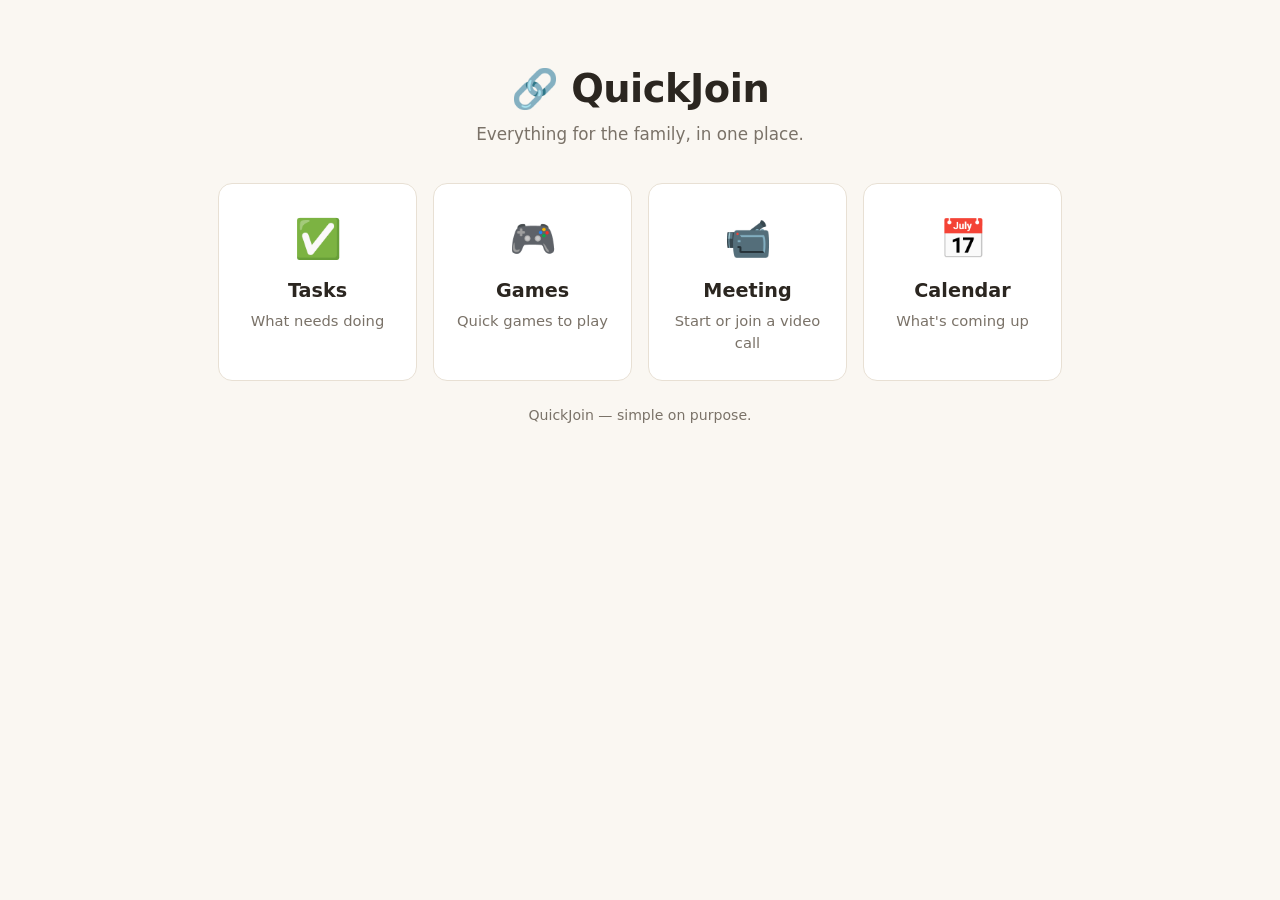
<file: index.html>
<!DOCTYPE html>
<html lang="en">
<head>
  <meta charset="UTF-8">
  <meta name="viewport" content="width=device-width, initial-scale=1.0">
  <title>QuickJoin — Everything in one place</title>
  <link rel="icon" href="data:image/svg+xml,<svg xmlns=%22http://www.w3.org/2000/svg%22 viewBox=%220 0 100 100%22><text y=%22.9em%22 font-size=%2290%22>🔗</text></svg>">
  <link rel="stylesheet" href="/assets/style.css">
</head>
<body>
  <div class="wrap">
    <header class="top">
      <h1>🔗 QuickJoin</h1>
      <p class="tagline">Everything for the family, in one place.</p>
    </header>
    <main class="tiles">
      <a class="tile" href="/task/">
        <span class="icon">✅</span>
        <h2>Tasks</h2>
        <p>What needs doing</p>
      </a>
      <a class="tile" href="/games/">
        <span class="icon">🎮</span>
        <h2>Games</h2>
        <p>Quick games to play</p>
      </a>
      <a class="tile" href="/meeting/">
        <span class="icon">📹</span>
        <h2>Meeting</h2>
        <p>Start or join a video call</p>
      </a>
      <a class="tile" href="/calendar/">
        <span class="icon">📅</span>
        <h2>Calendar</h2>
        <p>What's coming up</p>
      </a>
    </main>
    <footer>QuickJoin — simple on purpose.</footer>
  </div>
</body>
</html>
</file>
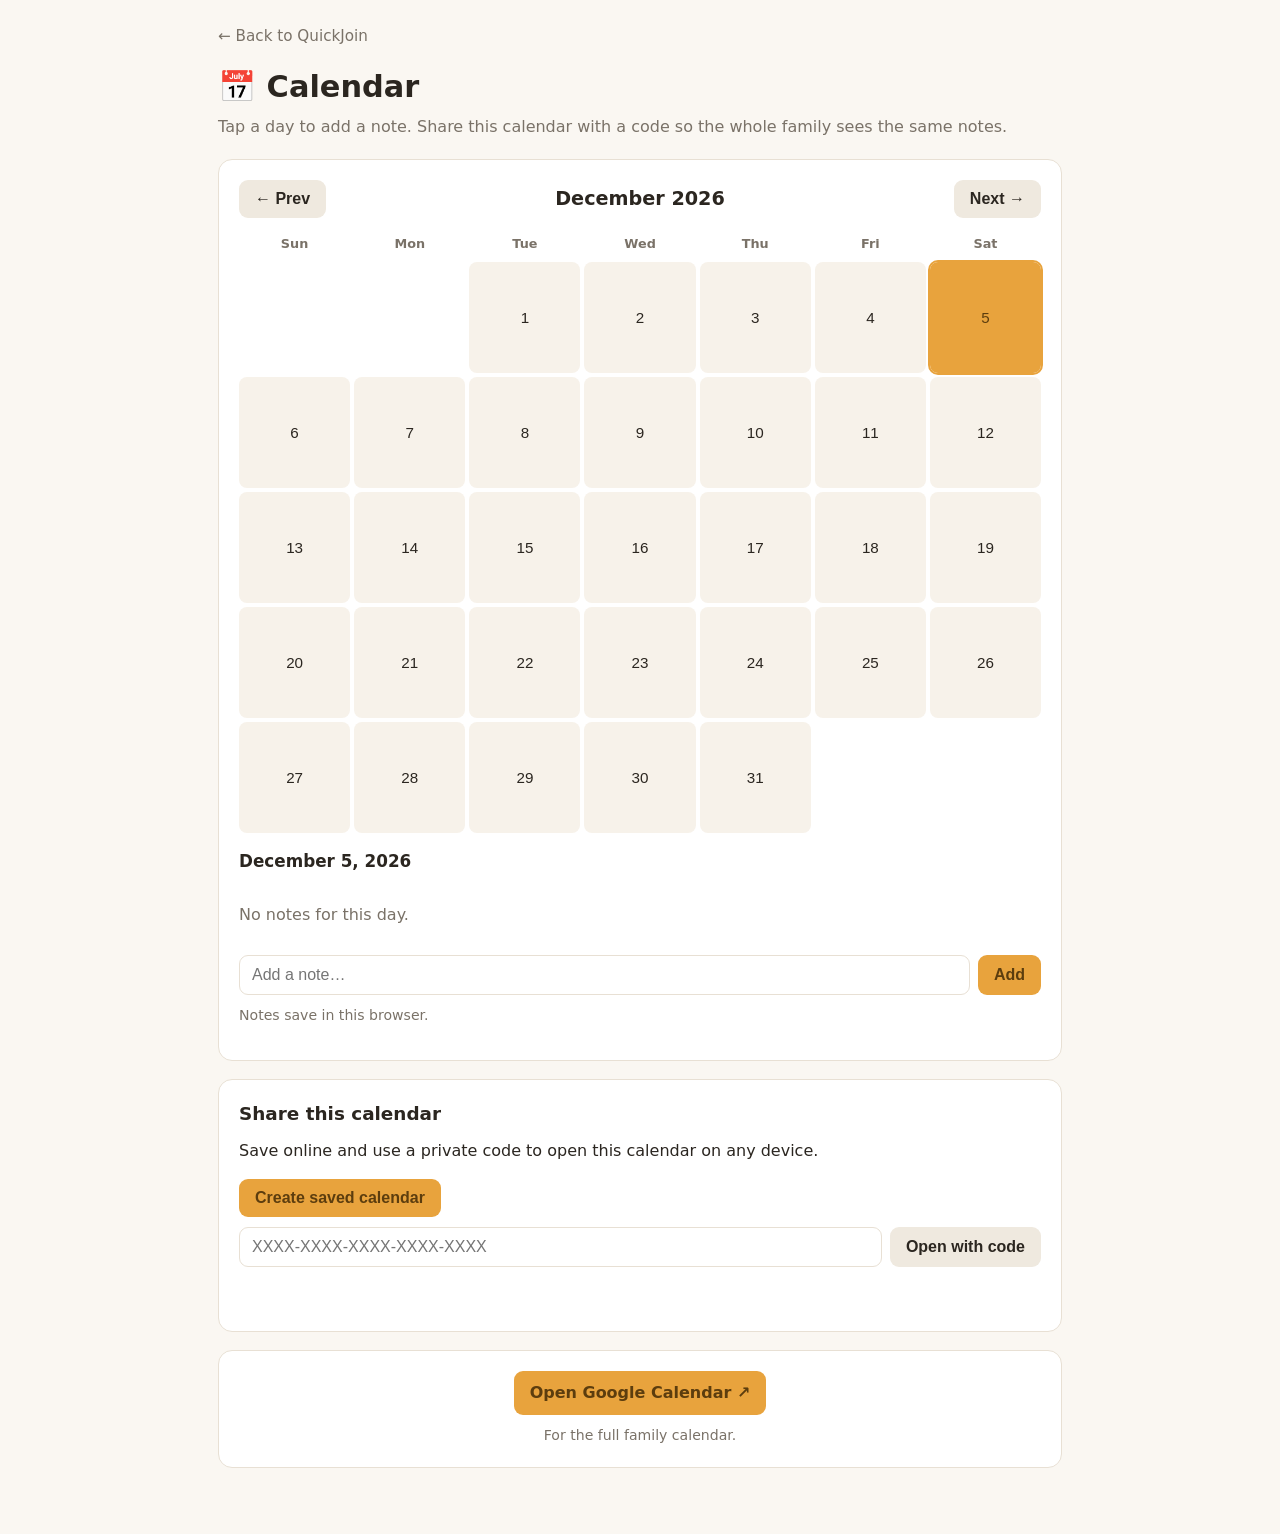
<file: calendar/index.html>
<!DOCTYPE html>
<html lang="en">
<head>
  <meta charset="UTF-8">
  <meta name="viewport" content="width=device-width, initial-scale=1.0">
  <title>Calendar — QuickJoin</title>
  <link rel="icon" href="data:image/svg+xml,<svg xmlns=%22http://www.w3.org/2000/svg%22 viewBox=%220 0 100 100%22><text y=%22.9em%22 font-size=%2290%22>📅</text></svg>">
  <link rel="stylesheet" href="/assets/style.css">
  <style>
    .share-code{font:600 1rem ui-monospace,monospace;letter-spacing:1px}
    [hidden]{display:none!important}
  </style>
</head>
<body>
  <div class="wrap">
    <a class="back" href="/">← Back to QuickJoin</a>
    <h1 class="page-title">📅 Calendar</h1>
    <p class="sub">Tap a day to add a note. Share this calendar with a code so the whole family sees the same notes.</p>

    <div class="card">
      <div class="cal-head">
        <button class="secondary" id="prev" type="button">← Prev</button>
        <h2 id="month-label"></h2>
        <button class="secondary" id="next" type="button">Next →</button>
      </div>
      <div class="cal-grid" id="cal-grid"></div>
      <div style="margin-top:16px">
        <h2 id="day-label" style="font-size:1.05rem">Today</h2>
        <ul class="plain" id="note-list"></ul>
        <p class="empty" id="note-empty">No notes for this day.</p>
        <form class="row" id="note-form" style="margin-top:10px">
          <input type="text" id="note-input" placeholder="Add a note…" autocomplete="off">
          <button type="submit">Add</button>
        </form>
      </div>
      <p class="hint" id="storage-hint">Notes save in this browser.</p>
    </div>

    <div class="card">
      <h2>Share this calendar</h2>
      <p id="share-desc" style="margin-top:0">Save online and use a private code to open this calendar on any device.</p>
      <div id="local-controls">
        <div class="row">
          <button type="button" id="create-cal">Create saved calendar</button>
        </div>
        <div class="row" style="margin-top:10px">
          <input type="text" id="join-code" placeholder="XXXX-XXXX-XXXX-XXXX-XXXX" autocomplete="off" spellcheck="false" maxlength="40" style="flex:1;min-width:0">
          <button type="button" class="secondary" id="join-cal">Open with code</button>
        </div>
      </div>
      <div id="shared-controls" hidden>
        <label for="share-code">Your save &amp; share code</label>
        <input type="text" id="share-code" class="share-code" readonly style="width:100%">
        <div class="row" style="margin-top:10px">
          <button type="button" class="secondary" id="copy-code">Copy code</button>
          <button type="button" class="secondary" id="copy-link">Copy share link</button>
          <button type="button" class="secondary" id="refresh-cal">Refresh now</button>
          <button type="button" class="secondary" id="leave-cal">Back to device calendar</button>
        </div>
        <p class="hint">Keep your code and share link safe. Anyone with either can view and change notes on this calendar. A lost code cannot be recovered.</p>
      </div>
      <p class="hint" id="sync-state" role="status" style="min-height:20px"></p>
    </div>

    <div class="card" style="text-align:center">
      <a class="btn" href="https://calendar.google.com" target="_blank" rel="noopener">Open Google Calendar ↗</a>
      <p class="hint" style="margin-bottom:0">For the full family calendar.</p>
    </div>
  </div>
  <script>
    var KEY = 'qj-cal';
    var CODE_KEY = 'qj-calendar-code';
    function loadLocal() { try { var n = JSON.parse(localStorage.getItem(KEY)) || {}; return (n && typeof n === 'object') ? n : {}; } catch (e) { return {}; } }
    function saveLocal() { try { localStorage.setItem(KEY, JSON.stringify(notes)); } catch (e) {} }
    function keyOf(y, m, d) { return y + '-' + String(m + 1).padStart(2, '0') + '-' + String(d).padStart(2, '0'); }

    var notes = loadLocal();
    var activeCode = '', version = -1, busy = false, reading = false, session = 0, ready = false;
    var remembered = ''; try { remembered = localStorage.getItem(CODE_KEY) || ''; } catch (e) {}

    var today = new Date();
    var viewY = today.getFullYear(), viewM = today.getMonth();
    var selY = today.getFullYear(), selM = today.getMonth(), selD = today.getDate();
    var grid = document.getElementById('cal-grid');
    var label = document.getElementById('month-label');
    var MONTHS = ['January','February','March','April','May','June','July','August','September','October','November','December'];

    function renderCal() {
      label.textContent = MONTHS[viewM] + ' ' + viewY;
      grid.innerHTML = '';
      ['Sun','Mon','Tue','Wed','Thu','Fri','Sat'].forEach(function (d) {
        var s = document.createElement('div');
        s.className = 'dow'; s.textContent = d; grid.appendChild(s);
      });
      var first = new Date(viewY, viewM, 1).getDay();
      var days = new Date(viewY, viewM + 1, 0).getDate();
      for (var i = 0; i < first; i++) {
        var b = document.createElement('button');
        b.className = 'blank'; b.type = 'button'; b.disabled = true; grid.appendChild(b);
      }
      for (var d = 1; d <= days; d++) {
        (function (d) {
          var btn = document.createElement('button');
          btn.type = 'button'; btn.textContent = d;
          var k = keyOf(viewY, viewM, d);
          if (notes[k] && notes[k].length) btn.classList.add('has-note');
          if (viewY === today.getFullYear() && viewM === today.getMonth() && d === today.getDate()) btn.classList.add('today');
          if (viewY === selY && viewM === selM && d === selD) btn.classList.add('selected');
          btn.addEventListener('click', function () { selY = viewY; selM = viewM; selD = d; renderCal(); renderDay(); });
          grid.appendChild(btn);
        })(d);
      }
    }
    function renderDay() {
      var k = keyOf(selY, selM, selD);
      var list = notes[k] || [];
      document.getElementById('day-label').textContent = MONTHS[selM] + ' ' + selD + ', ' + selY;
      var ul = document.getElementById('note-list');
      ul.innerHTML = '';
      document.getElementById('note-empty').style.display = list.length ? 'none' : 'block';
      list.forEach(function (n, i) {
        var li = document.createElement('li');
        var span = document.createElement('span'); span.textContent = n;
        var x = document.createElement('button');
        x.className = 'x'; x.textContent = '✕'; x.setAttribute('aria-label', 'Delete note');
        x.addEventListener('click', function () { deleteNote(k, i); });
        li.appendChild(span); li.appendChild(x); ul.appendChild(li);
      });
    }
    function clone(o) { return JSON.parse(JSON.stringify(o)); }
    function persist(candidate) {
      if (!activeCode) { notes = candidate; saveLocal(); renderCal(); renderDay(); return; }
      pushNotes(candidate);
    }
    function addNote(text) {
      if (busy) return;
      var k = keyOf(selY, selM, selD);
      var candidate = clone(notes);
      (candidate[k] = candidate[k] || []).push(text);
      persist(candidate);
    }
    function deleteNote(k, i) {
      if (busy) return;
      var candidate = clone(notes);
      candidate[k].splice(i, 1);
      if (!candidate[k].length) delete candidate[k];
      persist(candidate);
    }
    document.getElementById('prev').addEventListener('click', function () {
      viewM--; if (viewM < 0) { viewM = 11; viewY--; } renderCal();
    });
    document.getElementById('next').addEventListener('click', function () {
      viewM++; if (viewM > 11) { viewM = 0; viewY++; } renderCal();
    });
    document.getElementById('note-form').addEventListener('submit', function (e) {
      e.preventDefault();
      var input = document.getElementById('note-input');
      var text = input.value.trim();
      if (!text || busy) return;
      input.value = '';
      addNote(text);
    });

    // ---- sharing (same code system as the task list) ----
    function setSync(msg) { document.getElementById('sync-state').textContent = msg; }
    function shareURL() {
      var url = new URL(location.pathname, location.origin);
      url.hash = new URLSearchParams({ calendar: activeCode }).toString();
      return url.href;
    }
    function mode() {
      var shared = !!activeCode;
      document.getElementById('local-controls').hidden = shared;
      document.getElementById('shared-controls').hidden = !shared;
      document.getElementById('share-code').value = activeCode;
      document.getElementById('share-desc').textContent = shared
        ? 'Changes sync automatically with everyone using this code.'
        : 'Save online and use a private code to open this calendar on any device.';
      document.getElementById('storage-hint').textContent = shared
        ? 'Shared calendar · refreshes every 10 seconds'
        : 'Notes save in this browser.';
    }
    function lock(value) {
      busy = value;
      document.querySelectorAll('#note-input, #note-form button, #note-list .x, #create-cal, #join-cal, #leave-cal, #refresh-cal')
        .forEach(function (el) { el.disabled = value; });
    }
    async function api(code, body) {
      var headers = {};
      if (code) headers['X-Calendar-Code'] = code;
      if (body) headers['Content-Type'] = 'application/json';
      var response = await fetch('/api/calendars', {
        method: body ? 'POST' : 'GET', headers: headers,
        body: body ? JSON.stringify(body) : undefined,
        cache: 'no-store', signal: AbortSignal.timeout(15000)
      });
      var result;
      try { result = await response.json(); } catch (e) { throw Error('Could not connect. Please try again.'); }
      if (!response.ok) throw Error(result.error || 'Could not save. Try again.');
      return result;
    }
    function remember() {
      try {
        if (activeCode) localStorage.setItem(CODE_KEY, activeCode);
        else localStorage.removeItem(CODE_KEY);
      } catch (e) { setSync('Save your code — this browser cannot remember it.'); }
    }
    function accept(data) {
      if (data.version > version) {
        notes = data.notes; version = data.version; saveLocal(); renderCal(); renderDay();
      }
    }
    async function connect(code, creating) {
      if (busy) return; lock(true);
      setSync(creating ? 'Saving your calendar…' : 'Opening your calendar…');
      try {
        var data = await api(code, creating ? { action: 'create', notes: notes } : undefined);
        session++;
        activeCode = creating ? data.code : code.toUpperCase().replace(/[\s-]/g, '').match(/.{4}/g).join('-');
        version = -1; ready = true; accept(data); remember(); mode();
        if (new URLSearchParams(location.hash.slice(1)).has('calendar')) history.replaceState(null, '', location.pathname + location.search);
        setSync(creating ? 'Saved online. Copy your code to reopen or share this calendar.' : 'Connected. Your saved calendar is up to date.');
      } catch (e) { setSync(e.message); }
      finally { lock(false); }
    }
    async function refresh() {
      if (!activeCode || busy || reading || document.hidden) return;
      reading = true; var current = session; var code = activeCode;
      try {
        var data = await api(code);
        if (current === session && !busy) {
          accept(data); ready = true;
          setSync('Up to date · checked ' + new Date().toLocaleTimeString([], { hour: 'numeric', minute: '2-digit' }));
        }
      } catch (e) { if (current === session) setSync('Connection interrupted. ' + e.message); }
      finally { reading = false; }
    }
    async function pushNotes(candidate) {
      if (busy || !ready) return false;
      lock(true); session++; setSync('Saving…');
      try {
        var data = await api(activeCode, { action: 'save', notes: candidate });
        accept(data);
        setSync('Saved. Everyone with the code will see this change.');
        return true;
      } catch (e) { setSync('Not saved. ' + e.message); return false; }
      finally { lock(false); }
    }
    document.getElementById('create-cal').addEventListener('click', function () { connect('', true); });
    document.getElementById('join-cal').addEventListener('click', function () { connect(document.getElementById('join-code').value.trim()); });
    document.getElementById('join-code').addEventListener('keydown', function (e) {
      if (e.key === 'Enter') { e.preventDefault(); connect(document.getElementById('join-code').value.trim()); }
    });
    document.getElementById('copy-code').addEventListener('click', async function () {
      try { await navigator.clipboard.writeText(activeCode); setSync('Code copied. Share it only with people you trust.'); }
      catch (e) {
        var el = document.getElementById('share-code');
        el.focus(); el.select(); setSync('Select and copy the highlighted code.');
      }
    });
    document.getElementById('copy-link').addEventListener('click', async function () {
      if (!activeCode) return;
      var link = shareURL();
      try { await navigator.clipboard.writeText(link); setSync('Share link copied. It opens this calendar automatically.'); }
      catch (e) { setSync('Copy this link: ' + link); }
    });
    document.getElementById('refresh-cal').addEventListener('click', refresh);
    document.getElementById('leave-cal').addEventListener('click', function () {
      if (busy) return;
      session++; activeCode = ''; ready = false; version = -1;
      notes = loadLocal(); remember(); mode(); renderCal(); renderDay();
      setSync('Back to your device calendar. Your online calendar is still saved with its code.');
    });
    setInterval(refresh, 10000);
    window.addEventListener('online', refresh);
    document.addEventListener('visibilitychange', refresh);
    mode(); renderCal(); renderDay();
    function openIncoming() {
      var incomingCode = new URLSearchParams(location.hash.slice(1)).get('calendar');
      if (incomingCode === null) return false;
      if (busy) { setTimeout(openIncoming, 250); return true; }
      var normalized = incomingCode.toUpperCase().replace(/[\s-]/g, '');
      if (/^[A-HJ-NP-Z2-9]{20}$/.test(normalized)) connect(normalized);
      else setSync('This share link has an invalid code. Ask the sender to copy a new link.');
      return true;
    }
    window.addEventListener('hashchange', openIncoming);
    if (!openIncoming() && remembered) connect(remembered);
  </script>
</body>
</html>
</file>
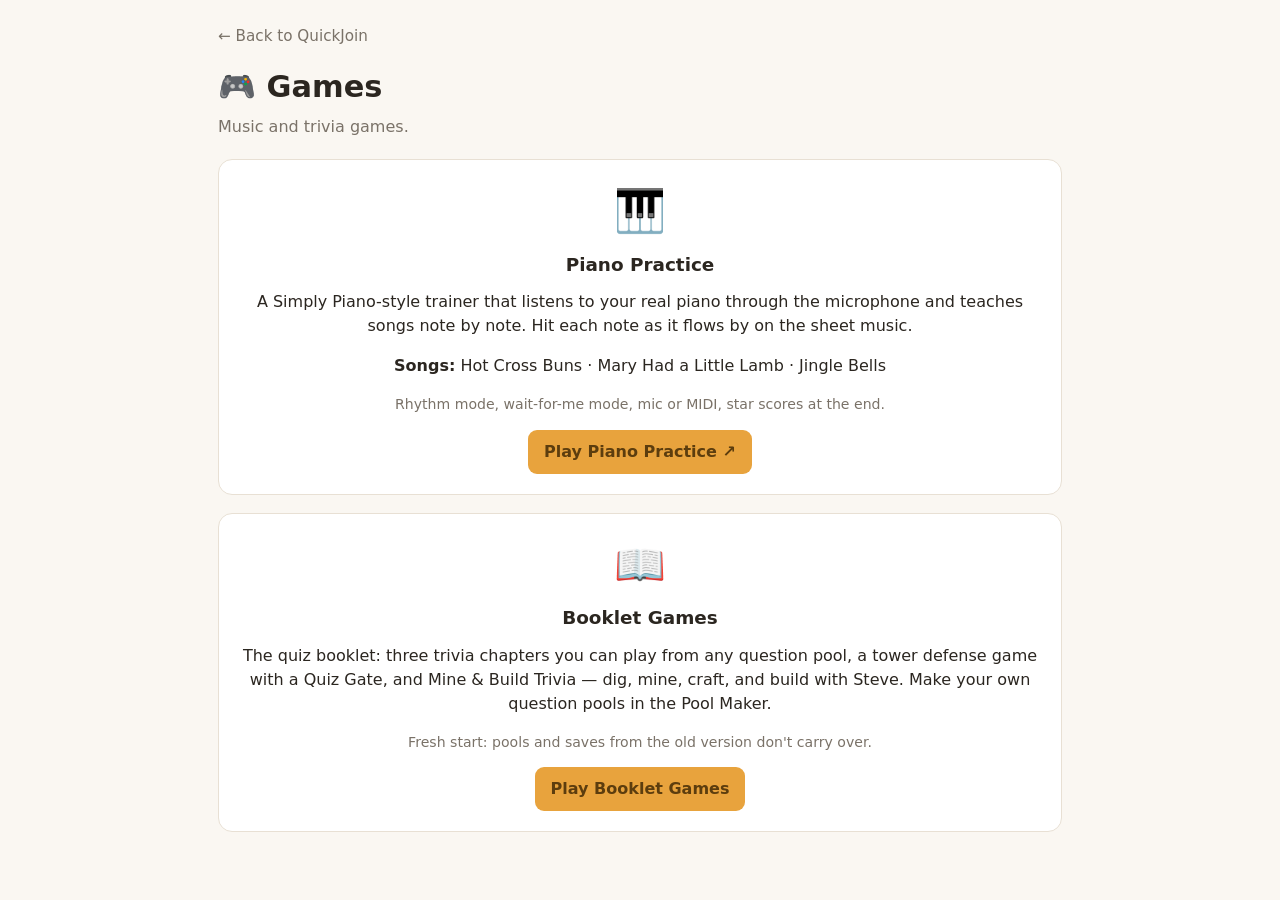
<file: games/index.html>
<!DOCTYPE html>
<html lang="en">
<head>
  <meta charset="UTF-8">
  <meta name="viewport" content="width=device-width, initial-scale=1.0">
  <title>Games — QuickJoin</title>
  <link rel="icon" href="data:image/svg+xml,<svg xmlns=%22http://www.w3.org/2000/svg%22 viewBox=%220 0 100 100%22><text y=%22.9em%22 font-size=%2290%22>🎮</text></svg>">
  <link rel="stylesheet" href="/assets/style.css">
</head>
<body>
  <div class="wrap">
    <a class="back" href="/">← Back to QuickJoin</a>
    <h1 class="page-title">🎮 Games</h1>
    <p class="sub">Music and trivia games.</p>

    <div class="card" style="text-align:center">
      <span style="font-size:2.6rem">🎹</span>
      <h2 style="margin-top:8px">Piano Practice</h2>
      <p style="margin-top:0">A Simply Piano-style trainer that listens to your real piano through the microphone and teaches songs note by note. Hit each note as it flows by on the sheet music.</p>
      <p><strong>Songs:</strong> Hot Cross Buns · Mary Had a Little Lamb · Jingle Bells</p>
      <p class="hint" style="margin-top:0">Rhythm mode, wait-for-me mode, mic or MIDI, star scores at the end.</p>
      <a class="btn" href="https://muse.ai/s/piano-practice-xrm6qxwvtxvxwxgxp/3-rOKYlQkDyDdfLpixunOgFFQrd7adFtKwEvvyniNZw" target="_blank" rel="noopener">Play Piano Practice ↗</a>
    </div>

    <div class="card" style="text-align:center">
      <span style="font-size:2.6rem">📖</span>
      <h2 style="margin-top:8px">Booklet Games</h2>
      <p style="margin-top:0">The quiz booklet: three trivia chapters you can play from any question pool, a tower defense game with a Quiz Gate, and Mine &amp; Build Trivia — dig, mine, craft, and build with Steve. Make your own question pools in the Pool Maker.</p>
      <p class="hint" style="margin-top:0">Fresh start: pools and saves from the old version don't carry over.</p>
      <a class="btn" href="booklet/">Play Booklet Games</a>
    </div>
  </div>
</body>
</html>
</file>
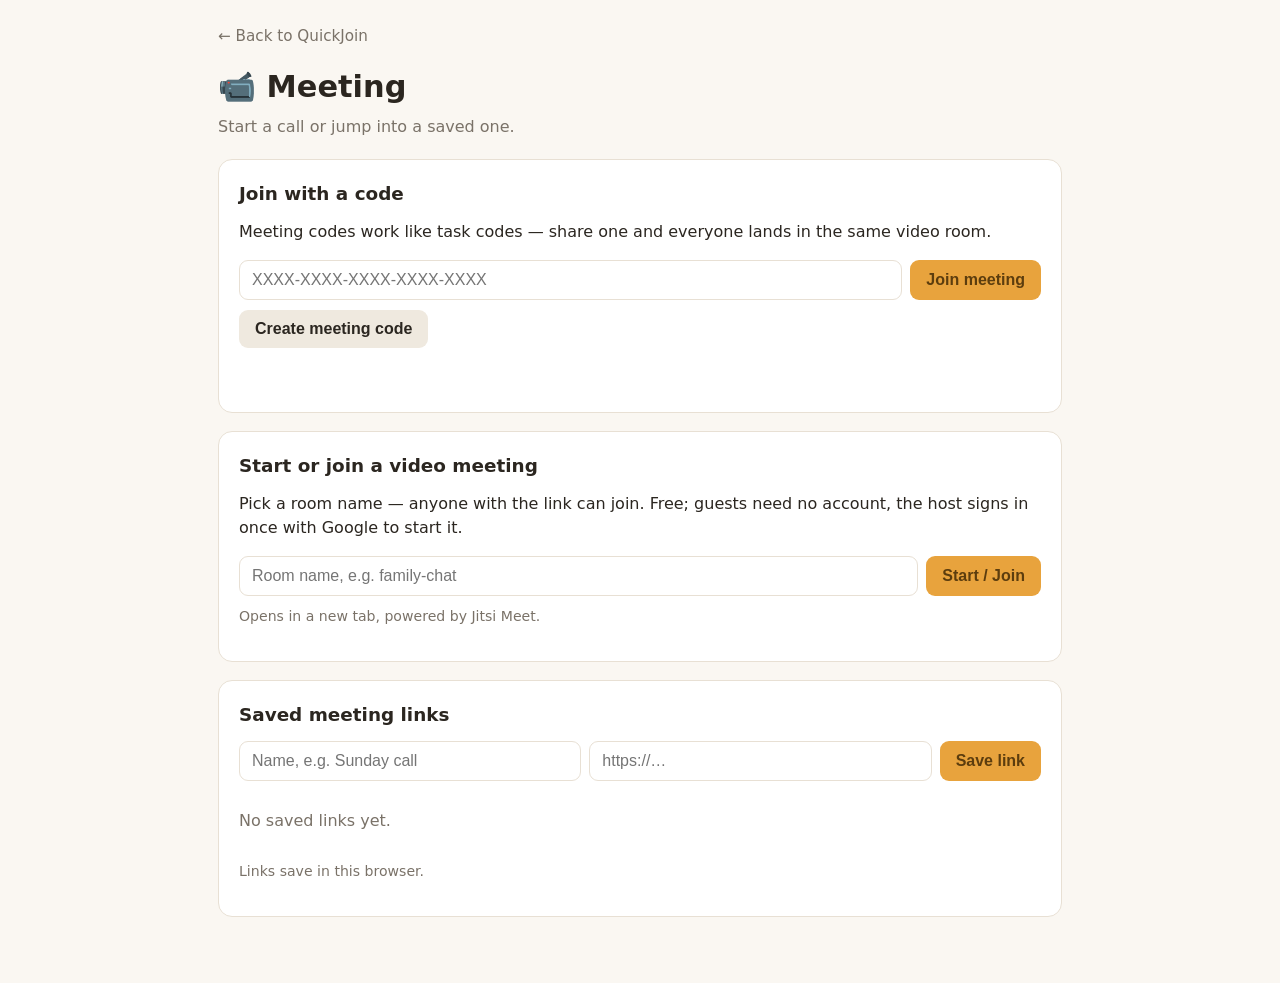
<file: meeting/index.html>
<!DOCTYPE html>
<html lang="en">
<head>
  <meta charset="UTF-8">
  <meta name="viewport" content="width=device-width, initial-scale=1.0">
  <title>Meeting — QuickJoin</title>
  <link rel="icon" href="data:image/svg+xml,<svg xmlns=%22http://www.w3.org/2000/svg%22 viewBox=%220 0 100 100%22><text y=%22.9em%22 font-size=%2290%22>📹</text></svg>">
  <link rel="stylesheet" href="/assets/style.css">
  <style>
    .share-code{font:600 1rem ui-monospace,monospace;letter-spacing:1px}
    [hidden]{display:none!important}
  </style>
</head>
<body>
  <div class="wrap">
    <a class="back" href="/">← Back to QuickJoin</a>
    <h1 class="page-title">📹 Meeting</h1>
    <p class="sub">Start a call or jump into a saved one.</p>

    <div class="card">
      <h2>Join with a code</h2>
      <p style="margin-top:0">Meeting codes work like task codes — share one and everyone lands in the same video room.</p>
      <form class="row" id="code-form">
        <input type="text" id="join-code" placeholder="XXXX-XXXX-XXXX-XXXX-XXXX" autocomplete="off" spellcheck="false" maxlength="40">
        <button type="submit">Join meeting</button>
      </form>
      <div class="row" style="margin-top:10px">
        <button type="button" class="secondary" id="create-code">Create meeting code</button>
      </div>
      <div id="code-out" hidden style="margin-top:14px">
        <label for="my-code">Your meeting code</label>
        <input type="text" id="my-code" class="share-code" readonly style="width:100%">
        <div class="row" style="margin-top:10px">
          <button type="button" class="secondary" id="copy-code">Copy code</button>
          <button type="button" class="secondary" id="copy-invite">Copy invite link</button>
          <button type="button" id="start-with-code">Start this meeting</button>
        </div>
      </div>
      <p class="hint" id="code-msg" role="status" style="min-height:20px"></p>
    </div>

    <div class="card">
      <h2>Start or join a video meeting</h2>
      <p style="margin-top:0">Pick a room name — anyone with the link can join. Free; guests need no account, the host signs in once with Google to start it.</p>
      <form class="row" id="room-form">
        <input type="text" id="room-input" placeholder="Room name, e.g. family-chat" autocomplete="off">
        <button type="submit">Start / Join</button>
      </form>
      <p class="hint">Opens in a new tab, powered by Jitsi Meet.</p>
    </div>

    <div class="card">
      <h2>Saved meeting links</h2>
      <form class="row" id="link-form">
        <input type="text" id="link-name" placeholder="Name, e.g. Sunday call" autocomplete="off">
        <input type="url" id="link-url" placeholder="https://…" autocomplete="off">
        <button type="submit">Save link</button>
      </form>
      <ul class="plain" id="link-list"></ul>
      <p class="empty" id="link-empty">No saved links yet.</p>
      <p class="hint">Links save in this browser.</p>
    </div>
  </div>
  <script>
    document.getElementById('room-form').addEventListener('submit', function (e) {
      e.preventDefault();
      var name = document.getElementById('room-input').value.trim()
        .toLowerCase().replace(/[^a-z0-9-_]/g, '-').replace(/-+/g, '-').replace(/^-|-$/g, '');
      if (!name) return;
      window.open('https://meet.jit.si/' + encodeURIComponent('quickjoin-' + name), '_blank');
    });

    var KEY = 'qj-meetings';
    function load() { try { return JSON.parse(localStorage.getItem(KEY)) || []; } catch (e) { return []; } }
    function save(links) { localStorage.setItem(KEY, JSON.stringify(links)); }
    var list = document.getElementById('link-list');
    var emptyMsg = document.getElementById('link-empty');
    function render() {
      var links = load();
      list.innerHTML = '';
      emptyMsg.style.display = links.length ? 'none' : 'block';
      links.forEach(function (l, i) {
        var li = document.createElement('li');
        var a = document.createElement('a');
        a.href = l.url; a.target = '_blank'; a.rel = 'noopener';
        a.textContent = l.name; a.style.flex = '1';
        var x = document.createElement('button');
        x.className = 'x'; x.textContent = '✕'; x.setAttribute('aria-label', 'Delete link');
        x.addEventListener('click', function () {
          var ls = load(); ls.splice(i, 1); save(ls); render();
        });
        li.appendChild(a); li.appendChild(x);
        list.appendChild(li);
      });
    }
    document.getElementById('link-form').addEventListener('submit', function (e) {
      e.preventDefault();
      var name = document.getElementById('link-name').value.trim();
      var url = document.getElementById('link-url').value.trim();
      if (!name || !url) return;
      if (!/^https?:\/\//i.test(url)) url = 'https://' + url;
      var links = load(); links.push({ name: name, url: url }); save(links);
      document.getElementById('link-name').value = '';
      document.getElementById('link-url').value = '';
      render();
    });
    render();

    // ---- meeting codes (no account needed; the code is the room) ----
    var ALPHABET = 'ABCDEFGHJKLMNPQRSTUVWXYZ23456789';
    function makeCode() {
      var bytes = new Uint8Array(20);
      crypto.getRandomValues(bytes);
      var raw = '';
      for (var i = 0; i < 20; i++) raw += ALPHABET[bytes[i] % 32];
      return raw.match(/.{4}/g).join('-');
    }
    function normalizeCode(input) { return input.toUpperCase().replace(/[\s-]/g, ''); }
    function joinCodeRoom(code) {
      window.open('https://meet.jit.si/' + encodeURIComponent('quickjoin-' + code.toLowerCase()), '_blank');
    }
    function inviteUrl(code) {
      var url = new URL(location.pathname, location.origin);
      url.hash = new URLSearchParams({ room: code }).toString();
      return url.href;
    }
    function codeMsg(msg) { document.getElementById('code-msg').textContent = msg; }
    document.getElementById('create-code').addEventListener('click', function () {
      var code = makeCode();
      document.getElementById('my-code').value = code;
      document.getElementById('code-out').hidden = false;
      codeMsg('Share this code or the invite link — anyone with it joins the same room.');
    });
    document.getElementById('copy-code').addEventListener('click', async function () {
      try { await navigator.clipboard.writeText(document.getElementById('my-code').value); codeMsg('Code copied.'); }
      catch (e) {
        var el = document.getElementById('my-code');
        el.focus(); el.select(); codeMsg('Select and copy the highlighted code.');
      }
    });
    document.getElementById('copy-invite').addEventListener('click', async function () {
      var link = inviteUrl(document.getElementById('my-code').value);
      try { await navigator.clipboard.writeText(link); codeMsg('Invite link copied. It fills in the code automatically.'); }
      catch (e) { codeMsg('Copy this link: ' + link); }
    });
    document.getElementById('start-with-code').addEventListener('click', function () {
      joinCodeRoom(normalizeCode(document.getElementById('my-code').value));
    });
    document.getElementById('code-form').addEventListener('submit', function (e) {
      e.preventDefault();
      var code = normalizeCode(document.getElementById('join-code').value.trim());
      if (!/^[A-HJ-NP-Z2-9]{20}$/.test(code)) {
        codeMsg('That code doesn\'t look complete — it should be 20 characters, like XXXX-XXXX-XXXX-XXXX-XXXX.');
        return;
      }
      joinCodeRoom(code);
    });
    // An invite link (#room=CODE) fills in the code automatically.
    (function () {
      var incoming = new URLSearchParams(location.hash.slice(1)).get('room');
      if (!incoming) return;
      var normalized = normalizeCode(incoming);
      if (/^[A-HJ-NP-Z2-9]{20}$/.test(normalized)) {
        document.getElementById('join-code').value = normalized.match(/.{4}/g).join('-');
        codeMsg('Your invite code is filled in — hit Join meeting.');
      }
    })();
  </script>
</body>
</html>
</file>
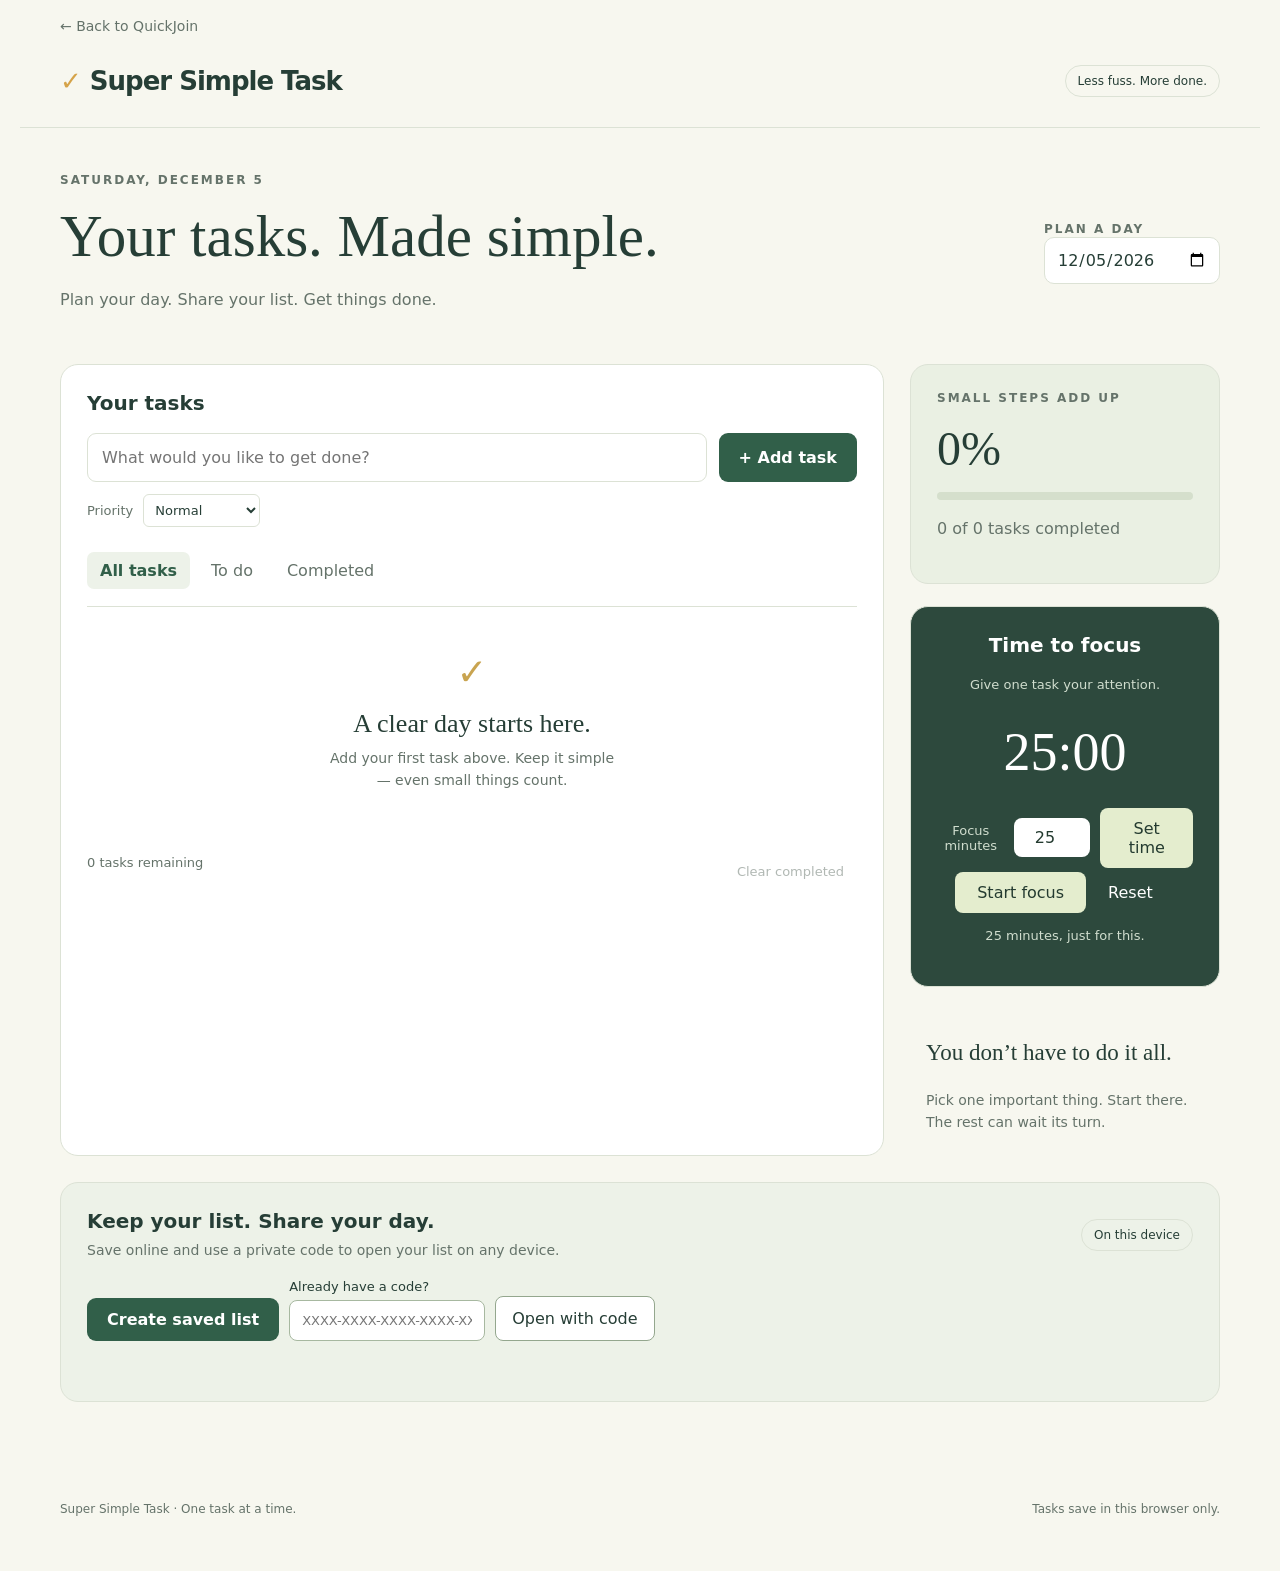
<file: task/index.html>
<!doctype html><html lang="en"><head><meta charset="UTF-8"><meta name="viewport" content="width=device-width, initial-scale=1"><meta name="description" content="Super Simple Task helps you organize your day, focus on what matters, and share task lists with a code or link."><title>Super Simple Task — Daily tasks, made simple</title><meta property="og:title" content="Super Simple Task"><meta property="og:description" content="Daily tasks, made simple. Organize your day and share lists with a code or link."><meta property="og:type" content="website"><meta name="application-name" content="Super Simple Task"><link rel="icon" href="/favicon.svg" type="image/svg+xml"><style>
:root{--ink:#263e36;--muted:#65736a;--green:#315f49;--paper:#f7f7ef;--line:#dce2d5}*{box-sizing:border-box}body{margin:0;background:var(--paper);color:var(--ink);font:16px system-ui,sans-serif}button,input,select{font:inherit}button{cursor:pointer}button:focus-visible,input:focus-visible,select:focus-visible{outline:3px solid #ca8d37;outline-offset:3px}header{max-width:1240px;margin:auto;padding:30px 40px;display:flex;align-items:center;justify-content:space-between;border-bottom:1px solid var(--line)}.brand{font-size:clamp(20px,4vw,26px);font-weight:750;letter-spacing:-1px}.brand span{color:#d5a349;margin-right:9px}.badge{font-size:12px;border:1px solid var(--line);padding:8px 12px;border-radius:20px}main{max-width:1240px;margin:auto;padding:45px 40px}.eyebrow{text-transform:uppercase;font-size:12px;letter-spacing:2px;color:var(--muted);font-weight:700}h1{font:normal clamp(36px,5vw,59px) Georgia,serif;margin:15px 0}p{color:var(--muted);line-height:1.6}.intro{display:flex;justify-content:space-between;align-items:center;margin-bottom:35px}.date{padding:12px;border:1px solid var(--line);background:white;border-radius:10px;color:var(--ink)}.layout{display:grid;grid-template-columns:minmax(0,1fr) 310px;gap:26px}.panel{background:white;border:1px solid var(--line);border-radius:18px;padding:26px}h2{font-size:20px;margin:0 0 18px}.add{display:grid;grid-template-columns:1fr auto;gap:12px}.add input{min-width:0;border:1px solid var(--line);border-radius:9px;padding:14px}.primary{border:0;border-radius:9px;background:var(--green);color:white;padding:12px 20px;font-weight:650}.options{display:flex;gap:10px;align-items:center;margin:12px 0 25px;font-size:13px;color:var(--muted)}select{padding:7px;border:1px solid var(--line);border-radius:6px;background:white;color:var(--ink)}.filters{display:flex;gap:8px;border-bottom:1px solid var(--line);padding-bottom:17px}.filters button,.subtle{background:transparent;border:0;color:var(--muted);padding:9px 13px;border-radius:7px}.filters button[aria-pressed=true]{background:#edf2e9;color:var(--green);font-weight:700}.task{display:flex;align-items:center;gap:13px;padding:20px 0;border-bottom:1px solid #edf0e8}.task input{width:22px;height:22px;accent-color:var(--green);flex-shrink:0}.task .text{flex:1;overflow-wrap:anywhere}.task.done .title{text-decoration:line-through;color:#7d877f}.tag{display:block;font-size:11px;margin-top:5px;color:var(--muted)}.high{color:#a45d29}.delete{border:0;background:none;color:#777;padding:9px}.empty{text-align:center;padding:44px 20px}.empty .sun{font-size:37px;color:#c9a450}.empty h3{font:26px Georgia;margin:15px 0 8px}.empty p{font-size:14px;max-width:290px;margin:auto}.summary{display:flex;justify-content:space-between;margin-top:20px;font-size:13px;color:var(--muted)}aside{display:flex;flex-direction:column;gap:22px}.progress{background:#eaf0e3}.progress strong{font:48px Georgia;display:block;margin:16px 0}.track{height:8px;background:#d5dfcc;border-radius:8px;overflow:hidden}.track div{height:100%;background:var(--green);transition:width .3s}.timer{text-align:center;background:#2d493d;color:#fff}.timer p{color:#d0ddce;font-size:13px}.clock{font:54px Georgia;margin:25px 0}.timer button{background:#e4edce;color:#243b30;border:0;border-radius:8px;padding:11px 22px}.timer .reset{background:transparent;color:white}.timer-set{display:flex;gap:10px;align-items:center;justify-content:center;margin:18px 0 4px}.timer-set label{font-size:13px;color:#d0ddce}.timer-set input{width:76px;padding:10px;border:0;border-radius:8px;text-align:center;background:#fff;color:#243b30}.note{padding:8px 16px}.note h3{font:23px Georgia}.note p{font-size:14px}footer{max-width:1240px;margin:35px auto;padding:20px 40px;color:var(--muted);font-size:12px;display:flex;justify-content:space-between;gap:20px}#status{font-size:13px;color:#9d3f24} @media(max-width:800px){header,main{padding:24px}.layout{grid-template-columns:1fr}.intro{display:block}.date{margin-top:10px}aside{display:grid;grid-template-columns:1fr 1fr}.note{grid-column:1/-1}footer{padding:20px 24px}.badge{display:none}}@media(max-width:480px){aside{display:flex}.add{grid-template-columns:1fr}.panel{padding:20px}.filters{gap:0}.filters button{padding:9px 11px}}
.sharing{margin-top:26px;margin-bottom:0;background:#edf2e8}.sharing-top{display:flex;justify-content:space-between;align-items:center;gap:20px}.sharing h2{margin-bottom:6px}.sharing p{font-size:14px;margin:0}.sharing-actions{display:flex;align-items:end;gap:10px;flex-wrap:wrap;margin-top:18px}.sharing-actions label{font-size:13px}.sharing-actions input{display:block;margin-top:6px;padding:12px;border:1px solid #a7b8a0;border-radius:8px;background:#fff;color:var(--ink);max-width:100%}.secondary{border:1px solid #94a78e;background:white;color:var(--ink);padding:12px 16px;border-radius:8px}.code{font:600 17px ui-monospace,monospace;letter-spacing:1px;width:310px}.sync-state{margin-top:12px!important;min-height:22px}.sharing [hidden]{display:none!important}button:disabled{opacity:.5;cursor:wait}@media(max-width:600px){.sharing-top{display:block}.sharing-actions{align-items:stretch;flex-direction:column}.code{width:100%}} </style></head><body><div style="max-width:1240px;margin:0 auto;padding:16px 40px 0"><a href="/" style="color:#65736a;font-size:14px;text-decoration:none">← Back to QuickJoin</a></div><header><div class="brand"><span aria-hidden="true">✓</span>Super Simple Task</div><div class="badge">Less fuss. More done.</div></header><main><section class="intro"><div><div class="eyebrow" id="daylabel"></div><h1>Your tasks. Made simple.</h1><p>Plan your day. Share your list. Get things done.</p></div><label><span class="eyebrow">Plan a day</span><br><input class="date" type="date" id="date" aria-label="Choose planning date"></label></section><div class="layout"><section class="panel"><h2>Your tasks</h2><form id="form"><div class="add"><input id="task" maxlength="200" required placeholder="What would you like to get done?" aria-label="New task"><button class="primary">+ Add task</button></div><div class="options"><label for="priority">Priority</label><select id="priority"><option value="normal">Normal</option><option value="high">High priority</option><option value="low">Low priority</option></select></div></form><nav class="filters" aria-label="Task filters"><button data-filter="all" aria-pressed="true">All tasks</button><button data-filter="active" aria-pressed="false">To do</button><button data-filter="done" aria-pressed="false">Completed</button></nav><div id="list"></div><div class="summary"><span id="remaining"></span><button class="subtle" id="clear">Clear completed</button></div><div id="status" role="status"></div></section><aside><section class="panel progress"><div class="eyebrow">Small steps add up</div><strong id="percent">0%</strong><div class="track" role="progressbar" aria-label="Tasks completed" aria-valuemin="0" aria-valuemax="100" aria-valuenow="0"><div id="bar"></div></div><p id="progressText"></p></section><section class="panel timer"><h2>Time to focus</h2><p>Give one task your attention.</p><div class="clock" id="clock" role="timer">25:00</div><div class="timer-set"><label for="focusMinutes">Focus minutes</label><input id="focusMinutes" type="number" min="1" max="120" step="1" value="25" inputmode="numeric" aria-label="Focus minutes"><button id="setMinutes">Set time</button></div><button id="start">Start focus</button><button class="reset" id="reset" aria-label="Reset focus timer">Reset</button><p id="timerStatus" role="status">25 minutes, just for this.</p></section><section class="note"><h3>You don’t have to do it all.</h3><p>Pick one important thing. Start there. The rest can wait its turn.</p></section></aside></div><section class="panel sharing" aria-labelledby="sharingTitle"><div class="sharing-top"><div><h2 id="sharingTitle">Keep your list. Share your day.</h2><p id="sharingDescription">Save online and use a private code to open your list on any device.</p></div><span class="badge" id="modeLabel">On this device</span></div><div class="sharing-actions" id="localControls"><button class="primary" id="createList">Create saved list</button><label for="joinCode">Already have a code?<input id="joinCode" placeholder="XXXX-XXXX-XXXX-XXXX-XXXX" autocomplete="off" spellcheck="false" maxlength="40"></label><button class="secondary" id="joinList">Open with code</button></div><div class="sharing-actions" id="sharedControls" hidden><label for="shareCode">Your save & share code<input id="shareCode" class="code" readonly aria-describedby="codeHelp"></label><button class="secondary" id="copyCode">Copy code</button><button class="secondary" id="copyLink">Copy share link</button><button class="secondary" id="refreshList">Refresh now</button><button class="secondary" id="leaveList">Back to device list</button></div><div class="sharing-actions" id="linkFallback" hidden><label for="shareLink">Share link<input id="shareLink" type="text" readonly aria-describedby="codeHelp" style="width:100%;min-width:0"></label></div><p id="codeHelp" hidden>Keep your code and share link safe. Anyone with either can view, add, complete, or delete tasks across all dates. A lost code cannot be recovered.</p><p class="sync-state" id="syncState" role="status" aria-live="polite"></p></section></main><footer><span>Super Simple Task · One task at a time.</span><span><span id="storageNote">Tasks save in this browser only.</span></span></footer><script>
const $=s=>document.querySelector(s);const key='daylight-tasks-v1';let tasks=[];try{tasks=JSON.parse(localStorage.getItem(key)||'[]');if(!Array.isArray(tasks))tasks=[]}catch(e){$('#status').textContent='Saved tasks could not be loaded.'}let activeCode='',busy=false,reading=false,version=-1,session=0,ready=false;let remembered='';try{remembered=localStorage.getItem('daylight-active-code')||''}catch{}
const today=new Date();$('#date').value=`${today.getFullYear()}-${String(today.getMonth()+1).padStart(2,'0')}-${String(today.getDate()).padStart(2,'0')}`;let filter='all';function save(){try{localStorage.setItem(key,JSON.stringify(tasks));$('#status').textContent=''}catch(e){$('#status').textContent='Browser storage is unavailable. These tasks will not survive a reload.'}render()}function render(){let day=$('#date').value;$('#daylabel').textContent=new Date(day+'T12:00:00').toLocaleDateString(undefined,{weekday:'long',month:'long',day:'numeric'});let daily=tasks.filter(t=>t.date===day);let done=daily.filter(t=>t.done).length;let pct=daily.length?Math.round(done/daily.length*100):0;$('#percent').textContent=pct+'%';$('#bar').style.width=pct+'%';$('.track').setAttribute('aria-valuenow',pct);$('#progressText').textContent=`${done} of ${daily.length} tasks completed`;$('#remaining').textContent=`${daily.length-done} tasks remaining`;$('#clear').disabled=!done;let list=$('#list');list.replaceChildren();let visible=daily.filter(t=>filter==='all'||(filter==='done'?t.done:!t.done)).sort((a,b)=>Number(a.done)-Number(b.done)||({high:0,normal:1,low:2}[a.priority]-{high:0,normal:1,low:2}[b.priority]));if(!visible.length){let box=document.createElement('div');box.className='empty';box.innerHTML='<div class="sun" aria-hidden="true">✓</div><h3></h3><p></p>';box.querySelector('h3').textContent=daily.length?'A little breathing room.':'A clear day starts here.';box.querySelector('p').textContent=daily.length?'No tasks in this view. Try another filter.':'Add your first task above. Keep it simple — even small things count.';list.append(box)}visible.forEach(t=>{let row=document.createElement('div');row.className='task'+(t.done?' done':'');let cb=document.createElement('input');cb.type='checkbox';cb.checked=t.done;cb.setAttribute('aria-label','Complete '+t.title);cb.onchange=()=>{if(activeCode){const checked=cb.checked;cb.checked=t.done;mutate({action:'check',id:t.id,done:checked})}else{t.done=cb.checked;save()}};let text=document.createElement('div');text.className='text';let title=document.createElement('span');title.className='title';title.textContent=t.title;let tag=document.createElement('span');tag.className='tag '+t.priority;tag.textContent=t.priority==='high'?'● High priority':t.priority==='low'?'Low priority':'Normal priority';text.append(title,tag);let del=document.createElement('button');del.className='delete';del.textContent='×';del.setAttribute('aria-label','Delete '+t.title);del.onclick=()=>{if(activeCode)mutate({action:'delete',id:t.id});else{tasks=tasks.filter(x=>x.id!==t.id);save()}};row.append(cb,text,del);list.append(row)})}$('#form').onsubmit=async e=>{e.preventDefault();let title=$('#task').value.trim();if(!title||!$('#date').value||busy)return;const task={id:Array.from(crypto.getRandomValues(new Uint8Array(16)),x=>x.toString(16).padStart(2,'0')).join(''),title,date:$('#date').value,priority:$('#priority').value,done:false};if(activeCode){if(await mutate({action:'add',task}))$('#task').value=''}else{tasks.push(task);$('#task').value='';save()}$('#task').focus()};$('#date').onchange=()=>{if($('#date').value)render()};document.querySelectorAll('[data-filter]').forEach(b=>b.onclick=()=>{filter=b.dataset.filter;document.querySelectorAll('[data-filter]').forEach(x=>x.setAttribute('aria-pressed',String(x===b)));render()});$('#clear').onclick=()=>{if(activeCode)mutate({action:'clear',ids:tasks.filter(t=>t.date===$('#date').value&&t.done).map(t=>t.id)});else{tasks=tasks.filter(t=>!(t.date===$('#date').value&&t.done));save()}};let remaining=1500,end=0,tick=null;function focusMinutes(){let m=parseInt($('#focusMinutes').value,10);if(!Number.isFinite(m))m=25;return Math.min(120,Math.max(1,m))}function focusSeconds(){return focusMinutes()*60}function setTimer(){if(tick)return;$('#focusMinutes').value=focusMinutes();remaining=focusSeconds();showTime();$('#start').textContent='Start focus';$('#timerStatus').textContent=focusMinutes()+' minutes, just for this.'}function showTime(){$('#clock').textContent=`${String(Math.floor(remaining/60)).padStart(2,'0')}:${String(remaining%60).padStart(2,'0')}`}function pause(){clearInterval(tick);tick=null;$('#start').textContent='Resume focus';$('#focusMinutes').disabled=false;$('#setMinutes').disabled=false}$('#setMinutes').onclick=setTimer;$('#focusMinutes').onchange=setTimer;$('#start').onclick=()=>{if(tick){remaining=Math.max(0,Math.ceil((end-Date.now())/1000));pause();showTime();return}if(!remaining)remaining=focusSeconds();end=Date.now()+remaining*1000;$('#start').textContent='Pause';$('#focusMinutes').disabled=true;$('#setMinutes').disabled=true;$('#timerStatus').textContent='One thing at a time. You’ve got this.';tick=setInterval(()=>{remaining=Math.max(0,Math.ceil((end-Date.now())/1000));showTime();if(!remaining){pause();$('#start').textContent='Start again';$('#timerStatus').textContent='Focus session complete. Take a short break.'}},250)};$('#reset').onclick=()=>{pause();remaining=focusSeconds();showTime();$('#start').textContent='Start focus';$('#timerStatus').textContent=focusMinutes()+' minutes, just for this.'};window.addEventListener('storage',e=>{if(e.key===key&&!activeCode){try{let incoming=JSON.parse(e.newValue||'[]');if(Array.isArray(incoming)){tasks=incoming;render()}}catch{}}});
function shareURL(){const url=new URL(location.pathname,location.origin);url.hash=new URLSearchParams({list:activeCode}).toString();return url.href}
function mode(){const shared=!!activeCode;$('#linkFallback').hidden=true;$('#shareLink').value=shared?shareURL():'';$('#localControls').hidden=shared;$('#sharedControls').hidden=!shared;$('#codeHelp').hidden=!shared;$('#modeLabel').textContent=shared?'Saved online':'On this device';$('#shareCode').value=activeCode;$('#sharingDescription').textContent=shared?'Changes sync automatically with everyone using this code.':'Save online and use a private code to open your list on any device.';$('#storageNote').textContent=shared?'Shared list · refreshes every 5 seconds':'Tasks save in this browser only.';}
function lock(value){busy=value;document.querySelectorAll('#form button, #list button, #list input, #createList, #joinList, #leaveList, #refreshList, #clear').forEach(el=>el.disabled=value);if(!value)render()}
async function api(code,body){const response=await fetch('/api/lists',{method:body?'POST':'GET',headers:{...(code?{'X-List-Code':code}:{}),...(body?{'Content-Type':'application/json'}:{})},...(body?{body:JSON.stringify(body)}:{}),cache:'no-store',signal:AbortSignal.timeout(15000)});let result;try{result=await response.json()}catch{throw Error('Could not connect. Please try again.')}if(!response.ok)throw Error(result.error||'Could not save. Try again.');return result}
function remember(){try{if(activeCode)localStorage.setItem('daylight-active-code',activeCode);else localStorage.removeItem('daylight-active-code')}catch{$('#syncState').textContent='Save your code — this browser cannot remember it.'}}
function accept(data){if(data.version>version){tasks=data.tasks;version=data.version;render()}}
async function connect(code,creating=false){if(busy)return;lock(true);$('#syncState').textContent=creating?'Saving your list…':'Opening your list…';try{const data=await api(code,creating?{action:'create',tasks}:undefined);session++;activeCode=creating?data.code:code.toUpperCase().replace(/[\s-]/g,'').match(/.{4}/g).join('-');version=-1;ready=true;accept(data);remember();mode();if(new URLSearchParams(location.hash.slice(1)).has('list'))history.replaceState(null,'',location.pathname+location.search);$('#syncState').textContent=creating?'Saved online. Copy your code to reopen or share this list.':'Connected. Your saved list is up to date.'}catch(e){$('#syncState').textContent=e.message}finally{lock(false)}}
async function refresh(){if(!activeCode||busy||reading||document.hidden)return;reading=true;const current=session;const code=activeCode;try{const data=await api(code);if(current===session&&!busy){accept(data);ready=true;$('#syncState').textContent='Up to date · checked '+new Date().toLocaleTimeString([],{hour:'numeric',minute:'2-digit'})}}catch(e){if(current===session)$('#syncState').textContent='Connection interrupted. '+e.message}finally{reading=false}}
async function mutate(action){if(busy||!ready)return false;lock(true);session++;$('#syncState').textContent='Saving…';try{const data=await api(activeCode,action);accept(data);$('#syncState').textContent='Saved. Everyone with the code will see this change.';return true}catch(e){$('#syncState').textContent='Not saved. '+e.message;return false}finally{lock(false)}}
$('#createList').onclick=()=>connect('',true);$('#joinList').onclick=()=>connect($('#joinCode').value.trim());$('#joinCode').onkeydown=e=>{if(e.key==='Enter'){e.preventDefault();connect($('#joinCode').value.trim())}};$('#copyCode').onclick=async()=>{try{await navigator.clipboard.writeText(activeCode);$('#syncState').textContent='Code copied. Share it only with people you trust.'}catch{$('#shareCode').focus();$('#shareCode').select();$('#syncState').textContent='Select and copy the highlighted code.'}};$('#copyLink').onclick=async()=>{if(!activeCode)return;const link=shareURL();try{await navigator.clipboard.writeText(link);$('#syncState').textContent='Share link copied. It opens this list automatically.'}catch{$('#linkFallback').hidden=false;$('#shareLink').value=link;$('#shareLink').focus();$('#shareLink').select();$('#syncState').textContent='Copy the highlighted share link. It opens this list automatically.'}};$('#refreshList').onclick=refresh;
$('#leaveList').onclick=()=>{if(busy)return;session++;activeCode='';ready=false;version=-1;try{tasks=JSON.parse(localStorage.getItem(key)||'[]');if(!Array.isArray(tasks))tasks=[]}catch{tasks=[]}remember();mode();render();$('#syncState').textContent='Back to your device list. Your online list is still saved with its code.'};
setInterval(refresh,5000);window.addEventListener('online',refresh);document.addEventListener('visibilitychange',refresh);mode();function openIncoming(){const incomingCode=new URLSearchParams(location.hash.slice(1)).get('list');if(incomingCode===null)return false;if(busy){setTimeout(openIncoming,250);return true}const normalized=incomingCode.toUpperCase().replace(/[\s-]/g,'');if(/^[A-HJ-NP-Z2-9]{20}$/.test(normalized))connect(normalized);else $('#syncState').textContent='This share link has an invalid code. Ask the sender to copy a new link.';return true}window.addEventListener('hashchange',openIncoming);if(!openIncoming()&&remembered)connect(remembered);
render();
</script></body></html>
</file>
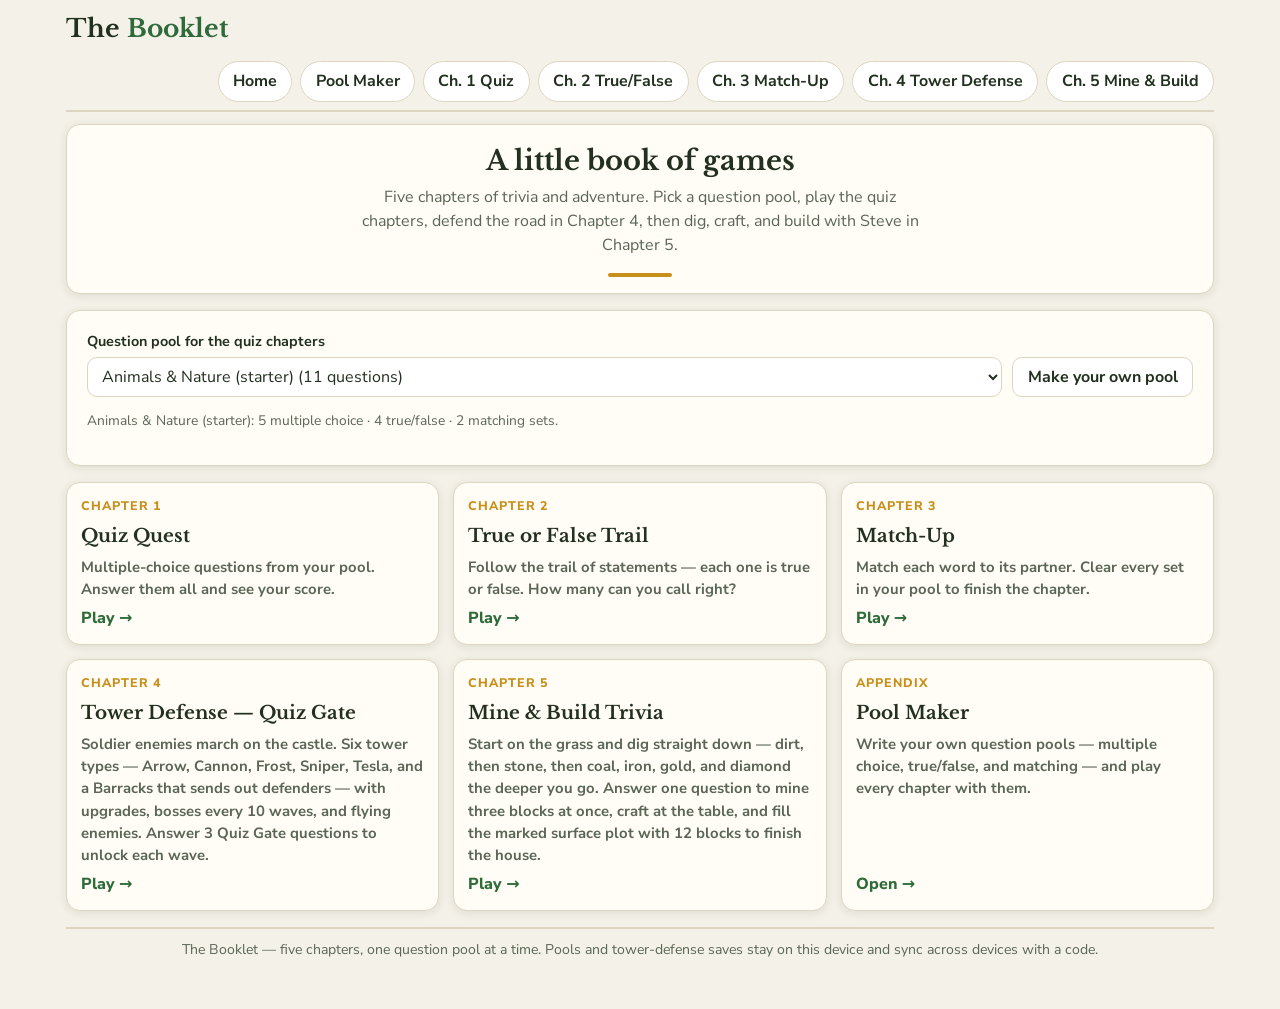
<file: games/booklet/index.html>
<!doctype html>
<html lang="en">
<head>
<meta charset="utf-8" />
<meta name="viewport" content="width=device-width, initial-scale=1, viewport-fit=cover" />
<meta name="color-scheme" content="light dark" />
<link rel="icon" href="data:," />
<title>Booklet Games</title>
<link rel="preconnect" href="https://fonts.googleapis.com">
<link href="https://fonts.googleapis.com/css2?family=Libre+Baskerville:ital,wght@0,400;0,700;1,400&family=Nunito+Sans:opsz,wght@6..12,400;6..12,600;6..12,700;6..12,800&display=swap" rel="stylesheet">
<style>
:root{
  --bg:#f4f1e8; --paper:#fffdf6; --ink:#22301f; --ink2:#5a6656; --line:#ddd5bf;
  --green:#2f6b3a; --green-d:#24522d; --gold:#c98f1b; --gold-bg:#fdf3d7;
  --red:#b3402e; --blue:#2e6da8; --card:#ffffff; --chip:#eef2e6;
  --shadow:0 2px 10px rgba(34,48,31,.10);
}
@media (prefers-color-scheme: dark){
  :root{ --bg:#171a15; --paper:#1f231d; --ink:#e8ecdf; --ink2:#a9b39e; --line:#3a4034;
    --green:#5da86c; --green-d:#7cc489; --gold:#e0aa3e; --gold-bg:#3a3013;
    --red:#e0785f; --blue:#6aa8d8; --card:#242922; --chip:#2c332a; --shadow:0 2px 10px rgba(0,0,0,.4); }
}
*{box-sizing:border-box}
body{margin:0;background:var(--bg);color:var(--ink);font-family:"Nunito Sans",system-ui,sans-serif;font-size:16px;line-height:1.5}
h1,h2,h3,.serif{font-family:"Libre Baskerville",Georgia,serif}
button,[role="button"],select,input,summary{min-height:2.25rem}
button{font:inherit;font-weight:700;border:1.5px solid var(--line);background:var(--card);color:var(--ink);border-radius:10px;padding:.45rem .9rem;cursor:pointer}
button:hover{border-color:var(--green)}
button.primary{background:var(--green);border-color:var(--green);color:#fff}
button.primary:hover{background:var(--green-d)}
button.gold{background:var(--gold);border-color:var(--gold);color:#fff}
button:disabled{opacity:.45;cursor:not-allowed}
button.sel{outline:3px solid var(--gold);outline-offset:1px}
input,select,textarea{font:inherit;padding:.45rem .6rem;border:1.5px solid var(--line);border-radius:10px;background:var(--card);color:var(--ink);width:100%}
label{font-weight:700;font-size:.9rem;display:block;margin:.6rem 0 .25rem}
.wrap{max-width:1080px;margin:0 auto;padding:0 16px 48px}
header.top{display:flex;align-items:center;gap:14px;flex-wrap:wrap;padding:18px 0 10px;border-bottom:2px solid var(--line);margin-bottom:20px}
header.top .brand{font-family:"Libre Baskerville",Georgia,serif;font-size:1.55rem;font-weight:700}
header.top .brand span{color:var(--green)}
header.top nav{display:flex;gap:8px;flex-wrap:wrap;margin-left:auto}
header.top nav button{border-radius:999px}
.gamebar{display:none;align-items:center;gap:10px;padding:10px 0}
.gamebar.show{display:flex}
.gamebar .spacer{flex:1}
.card{background:var(--paper);border:1.5px solid var(--line);border-radius:14px;box-shadow:var(--shadow);padding:20px}
.grid{display:grid;gap:14px}
@media(min-width:760px){.grid.cols2{grid-template-columns:1fr 1fr}.grid.cols3{grid-template-columns:repeat(3,1fr)}}
.chap{display:flex;flex-direction:column;gap:6px;text-align:left;padding:18px;height:100%}
.chap .num{font-size:.78rem;font-weight:800;letter-spacing:.08em;text-transform:uppercase;color:var(--gold)}
.chap h3{margin:0;font-size:1.15rem}
.chap p{margin:0;color:var(--ink2);font-size:.93rem;flex:1}
.chap .go{font-weight:800;color:var(--green)}
.hero{text-align:center;padding:34px 20px 26px}
.hero h1{font-size:2.1rem;margin:0 0 8px;line-height:1.2}
.hero p{color:var(--ink2);max-width:560px;margin:0 auto}
.hero .rule{width:64px;height:4px;background:var(--gold);border-radius:2px;margin:16px auto 0}
.view{display:none}.view.on{display:block}
.qbox{max-width:640px;margin:0 auto}
.qprog{height:10px;background:var(--chip);border-radius:5px;overflow:hidden;margin:10px 0 16px}
.qprog i{display:block;height:100%;background:var(--green);transition:width .3s}
.opt{display:block;width:100%;text-align:left;margin:8px 0;padding:.7rem 1rem;font-size:1rem}
.opt.right{background:#dcefd9;border-color:var(--green)}
.opt.wrong{background:#f7dcd4;border-color:var(--red)}
@media (prefers-color-scheme: dark){.opt.right{background:#274a2a}.opt.wrong{background:#4d2a22}}
.feedback{font-weight:800;min-height:1.6em;margin:10px 0}
.score-big{font-size:2.4rem;font-family:"Libre Baskerville",Georgia,serif;text-align:center}
.chip{display:inline-block;background:var(--chip);border:1px solid var(--line);border-radius:999px;padding:.15rem .65rem;font-size:.82rem;font-weight:700;margin:2px}
.chip.ok{background:#dcefd9}.chip.no{background:#f7dcd4}
.row{display:flex;gap:10px;flex-wrap:wrap;align-items:center}
.row>*{flex:0 0 auto}
.grow{flex:1 1 160px}
canvas.game{width:100%;height:auto;display:block;background:#79a85b;border-radius:12px;border:1.5px solid var(--line);touch-action:none}
.hud{display:flex;gap:8px;flex-wrap:wrap;margin:10px 0}
.hud .stat{background:var(--card);border:1.5px solid var(--line);border-radius:10px;padding:.35rem .8rem;font-weight:800}
.shop{display:grid;grid-template-columns:repeat(auto-fit,minmax(150px,1fr));gap:10px;margin:10px 0}
.shop button{text-align:left;height:100%}
.shop .tname{font-weight:800;display:block}
.shop .tdesc{font-size:.8rem;color:var(--ink2);font-weight:400;display:block}
.modal{position:fixed;inset:0;background:rgba(10,14,8,.55);display:none;align-items:center;justify-content:center;padding:16px;z-index:50}
.modal.on{display:flex}
.modal .box{background:var(--paper);border-radius:14px;max-width:520px;width:100%;padding:22px;max-height:90vh;overflow:auto}
.dpad{display:grid;grid-template-columns:repeat(3,52px);gap:6px;justify-content:center;margin-top:10px}
.dpad button{height:52px;font-size:1.2rem;padding:0}
.inv{display:flex;gap:8px;flex-wrap:wrap;margin:10px 0}
.inv button{min-width:86px}
table.recipes{width:100%;border-collapse:collapse}
table.recipes td,table.recipes th{padding:8px 6px;border-bottom:1px solid var(--line);text-align:left;vertical-align:top}
.msg{min-height:1.6em;font-weight:700}
.small{font-size:.86rem;color:var(--ink2)}
.matchrow{display:flex;gap:10px;align-items:center;margin:8px 0;flex-wrap:wrap}
.matchrow .left{font-weight:800;min-width:110px}
.matchrow select{flex:1;min-width:160px}
footer{border-top:2px solid var(--line);margin-top:34px;padding-top:14px;color:var(--ink2);font-size:.88rem;text-align:center}
/* ---- One-screen game window: Ch.4 + Ch.5 fit the viewport with no page
   scroll on mobile or desktop. All panels (Quiz Gate, towers, save,
   backpack, crafting, tower detail) open as overlays INSIDE the board. ---- */
body.game-mode{overflow:hidden;height:100dvh}
body.game-mode .wrap{height:100dvh;max-width:1180px;display:flex;flex-direction:column;padding-bottom:6px;overflow:hidden}
body.game-mode .gamebar{padding:6px 0;flex:0 0 auto}
#view-ch4.on,#view-ch5.on{display:flex;flex-direction:column;flex:1;min-height:0;overflow:hidden}
.game-shell{flex:1;min-height:0;display:flex;flex-direction:column;gap:6px;background:var(--paper);border:1.5px solid var(--line);border-radius:14px;box-shadow:var(--shadow);padding:8px;overflow:hidden}
.game-hud{display:flex;gap:6px;flex-wrap:wrap;align-items:center;flex:0 0 auto}
.game-hud .stat{background:var(--card);border:1.5px solid var(--line);border-radius:999px;padding:.22rem .6rem;font-weight:800;font-size:.86rem}
.game-status{flex:0 0 auto;font-size:.86rem;font-weight:700;line-height:1.3;min-height:1.15em;max-height:2.3em;overflow:hidden;margin:0}
.game-board-wrap{flex:1;min-height:0;position:relative;display:flex;align-items:center;justify-content:center;overflow:hidden;border-radius:12px}
#tdCanvas{width:min(100%,calc((100dvh - 218px)*1.5));width:min(100%,calc((100vh - 218px)*1.5));max-height:100%;height:auto;margin:0 auto}
#mbCanvas{width:min(100%,calc((100dvh - 248px)*0.875));width:min(100%,calc((100vh - 248px)*0.875));max-height:100%;height:auto;margin:0 auto}
.game-toolbar{flex:0 0 auto;display:flex;gap:6px;flex-wrap:wrap;align-items:center;justify-content:center}
.game-toolbar button{padding:.38rem .65rem;font-size:.9rem}
.game-toolbar button.toggle-on{outline:3px solid var(--gold);outline-offset:1px}
.game-toolbar .needs-attn{border-color:var(--gold);background:var(--gold-bg)}
/* Overlay menus inside the game window */
.game-overlay{position:absolute;top:8px;right:8px;bottom:8px;width:min(400px,calc(100% - 16px));background:var(--paper);border:1.5px solid var(--line);border-radius:12px;box-shadow:0 10px 30px rgba(0,0,0,.28);padding:12px;overflow-y:auto;display:none;z-index:6;text-align:left}
.game-overlay.open{display:block}
.game-overlay h3{margin:0;font-size:1rem}
.game-overlay .opt{padding:.45rem .7rem;margin:5px 0;font-size:.95rem}
.game-overlay .shop{grid-template-columns:1fr;margin:6px 0}
.game-overlay .shop button{padding:.45rem .6rem}
.game-overlay-bottom{top:auto;left:8px;right:8px;bottom:8px;width:auto;max-height:46%}
.overlay-head{display:flex;align-items:center;gap:8px;margin-bottom:6px}
.overlay-head .spacer{flex:1}
.overlay-close{min-height:2rem;padding:.2rem .6rem}
.mb-bottom{flex:0 0 auto;display:flex;gap:10px;align-items:center;justify-content:space-between;flex-wrap:wrap}
.mb-bottom .acts{display:flex;gap:6px;flex-wrap:wrap;flex:1}
.mb-bottom .acts button{padding:.38rem .6rem;font-size:.88rem}
.mb-bottom .dpad{grid-template-columns:repeat(3,44px);gap:5px;margin:0}
.mb-bottom .dpad button{height:44px;min-height:44px}
@media(max-width:560px){
  .wrap{padding:0 8px 24px}
  body.game-mode .wrap{padding:0 6px 6px}
  .game-shell{padding:6px;border-radius:10px}
  .game-hud .stat{font-size:.78rem;padding:.18rem .5rem}
  #tdCanvas{width:min(100%,calc((100dvh - 232px)*1.5))}
  #mbCanvas{width:min(100%,calc((100dvh - 268px)*0.875))}
  .mb-bottom{justify-content:center}
  .mb-bottom .acts{justify-content:center}
  .game-overlay{left:8px;width:auto}
}
@media(min-width:1000px){
  .wrap{max-width:1180px}
  header.top{padding:10px 0 8px;margin-bottom:12px}
  .hero{padding:20px 20px 16px}
  .hero h1{font-size:1.7rem}
  #homeGrid{grid-template-columns:repeat(3,1fr)}
  .chap{padding:14px}
  footer{margin-top:16px;padding-top:10px}
}
/* Save game as a compact strip under the tower-defense board */
.td-save{display:flex;flex-direction:column;gap:6px;margin-top:10px;padding:12px 14px}
.td-save-head h3{margin:0}
.td-save-head p{margin:2px 0 0}
#tdSaveNote{display:block}
#tdSlots{display:grid;gap:8px}
#tdSlots .slot{padding:8px 10px;display:flex;flex-direction:column;gap:3px}
#tdSlots .slot .row{gap:6px}
#tdSlots .slot button{padding:.25rem .6rem;min-height:2rem}
@media(min-width:760px){
  .td-save{flex-direction:row;align-items:flex-start;flex-wrap:wrap}
  .td-save-head{flex:0 0 190px}
  #tdSlots{flex:1;grid-template-columns:repeat(3,1fr)}
}
.td-sync{flex:1 1 100%;border-top:1.5px solid var(--line);margin-top:10px;padding-top:12px}
.td-sync h4{margin:0 0 4px}
.td-sync .code-display{font-family:ui-monospace,Menlo,Consolas,monospace;font-size:1.08rem;font-weight:800;letter-spacing:.05em;word-break:break-all}
.td-sync input{max-width:340px}
#tdSyncMsg,#tdSyncStatus{min-height:1.4em}
@media(min-width:1000px) and (max-height:850px){
  #tdCanvas{width:min(100%,max(320px,calc((100vh - 390px)*1.5)));width:min(100%,max(320px,calc((100dvh - 390px)*1.5)))}
  .td-side .opt{padding:.3rem .6rem}
  .td-side .shop button{padding:.35rem .55rem}
}
@media (prefers-reduced-motion: reduce){*{transition:none!important}}
</style>
</head>
<body>
<div class="wrap">

  <!-- Full header: hidden while playing Chapter 4 or 5 -->
  <header class="top" id="mainHeader">
    <div class="brand">The <span>Booklet</span></div>
    <nav>
      <button data-nav="home">Home</button>
      <button data-nav="pools">Pool Maker</button>
      <button data-nav="ch1">Ch. 1 Quiz</button>
      <button data-nav="ch2">Ch. 2 True/False</button>
      <button data-nav="ch3">Ch. 3 Match-Up</button>
      <button data-nav="ch4">Ch. 4 Tower Defense</button>
      <button data-nav="ch5">Ch. 5 Mine &amp; Build</button>
    </nav>
  </header>

  <!-- Slim bar shown inside the big games: just a Home button -->
  <div class="gamebar" id="gameBar">
    <button id="gameHomeBtn">⌂ Home</button>
    <span class="serif" id="gameBarTitle" style="font-weight:700"></span>
    <span class="spacer"></span>
  </div>

  <!-- ============ HOME ============ -->
  <section class="view on" id="view-home">
    <div class="card hero">
      <h1>A little book of games</h1>
      <p>Five chapters of trivia and adventure. Pick a question pool, play the quiz chapters, defend the road in Chapter 4, then dig, craft, and build with Steve in Chapter 5.</p>
      <div class="rule"></div>
    </div>
    <div style="height:16px"></div>
    <div class="card">
      <label for="homePool" style="margin-top:0">Question pool for the quiz chapters</label>
      <div class="row">
        <select id="homePool" class="grow"></select>
        <button data-nav="pools">Make your own pool</button>
      </div>
      <p class="small" id="poolSummary"></p>
    </div>
    <div style="height:16px"></div>
    <div class="grid cols2" id="homeGrid">
      <button class="card chap" data-nav="ch1"><span class="num">Chapter 1</span><h3>Quiz Quest</h3><p>Multiple-choice questions from your pool. Answer them all and see your score.</p><span class="go">Play →</span></button>
      <button class="card chap" data-nav="ch2"><span class="num">Chapter 2</span><h3>True or False Trail</h3><p>Follow the trail of statements — each one is true or false. How many can you call right?</p><span class="go">Play →</span></button>
      <button class="card chap" data-nav="ch3"><span class="num">Chapter 3</span><h3>Match-Up</h3><p>Match each word to its partner. Clear every set in your pool to finish the chapter.</p><span class="go">Play →</span></button>
      <button class="card chap" data-nav="ch4"><span class="num">Chapter 4</span><h3>Tower Defense — Quiz Gate</h3><p>Soldier enemies march on the castle. Six tower types — Arrow, Cannon, Frost, Sniper, Tesla, and a Barracks that sends out defenders — with upgrades, bosses every 10 waves, and flying enemies. Answer 3 Quiz Gate questions to unlock each wave.</p><span class="go">Play →</span></button>
      <button class="card chap" data-nav="ch5"><span class="num">Chapter 5</span><h3>Mine &amp; Build Trivia</h3><p>Start on the grass and dig straight down — dirt, then stone, then coal, iron, gold, and diamond the deeper you go. Answer one question to mine three blocks at once, craft at the table, and fill the marked surface plot with 12 blocks to finish the house.</p><span class="go">Play →</span></button>
      <button class="card chap" data-nav="pools"><span class="num">Appendix</span><h3>Pool Maker</h3><p>Write your own question pools — multiple choice, true/false, and matching — and play every chapter with them.</p><span class="go">Open →</span></button>
    </div>
  </section>

  <!-- ============ POOL MAKER ============ -->
  <section class="view" id="view-pools">
    <h2>Pool Maker</h2>
    <p class="small">Pools you make here stay on this device and work in Chapters 1–3 and at the Chapter 4 Quiz Gate and Chapter 5 digging questions. The starter pools are always here.</p>
    <p class="small" id="poolSyncNote" style="display:none"></p>
    <div class="grid cols2">
      <div class="card">
        <h3 style="margin-top:0">New pool</h3>
        <label for="newPoolName">Pool name</label>
        <input id="newPoolName" placeholder="e.g. My Family Trivia">
        <div style="height:10px"></div>
        <button class="primary" id="createPoolBtn">Create pool</button>
        <p class="msg" id="poolMsg"></p>
        <h3>Your pools</h3>
        <div id="poolList"></div>
      </div>
      <div class="card">
        <h3 style="margin-top:0">Add a question</h3>
        <label for="addToPool">Add to pool</label>
        <select id="addToPool"></select>
        <label for="qType">Question type</label>
        <select id="qType">
          <option value="mc">Multiple choice</option>
          <option value="tf">True / false</option>
          <option value="match">Matching set</option>
        </select>
        <div id="mcForm">
          <label for="mcQ">Question</label><input id="mcQ" placeholder="What is…?">
          <label>Choices (put the correct one first — they get shuffled in the game)</label>
          <input id="mcA0" placeholder="Correct answer"><div style="height:6px"></div>
          <input id="mcA1" placeholder="Wrong answer"><div style="height:6px"></div>
          <input id="mcA2" placeholder="Wrong answer"><div style="height:6px"></div>
          <input id="mcA3" placeholder="Wrong answer">
        </div>
        <div id="tfForm" style="display:none">
          <label for="tfQ">Statement</label><input id="tfQ" placeholder="The sky is blue.">
          <label for="tfA">Is it true?</label>
          <select id="tfA"><option value="true">True</option><option value="false">False</option></select>
        </div>
        <div id="matchForm" style="display:none">
          <label>Four pairs, one per line — written as <em>left = right</em></label>
          <textarea id="matchText" rows="5" placeholder="Dog = Puppy&#10;Cat = Kitten&#10;Cow = Calf&#10;Horse = Foal"></textarea>
        </div>
        <div style="height:12px"></div>
        <button class="primary" id="addQBtn">Add question</button>
        <p class="msg" id="addQMsg"></p>
      </div>
    </div>
  </section>

  <!-- ============ CH 1 ============ -->
  <section class="view" id="view-ch1">
    <div class="card qbox">
      <span class="num" style="font-size:.78rem;font-weight:800;letter-spacing:.08em;text-transform:uppercase;color:var(--gold)">Chapter 1</span>
      <h2 style="margin:.2rem 0">Quiz Quest</h2>
      <div class="row"><span class="grow small" id="ch1PoolName"></span><button id="ch1Restart">Restart</button></div>
      <div class="qprog"><i id="ch1Bar" style="width:0%"></i></div>
      <div id="ch1Body"></div>
    </div>
  </section>

  <!-- ============ CH 2 ============ -->
  <section class="view" id="view-ch2">
    <div class="card qbox">
      <span class="num" style="font-size:.78rem;font-weight:800;letter-spacing:.08em;text-transform:uppercase;color:var(--gold)">Chapter 2</span>
      <h2 style="margin:.2rem 0">True or False Trail</h2>
      <div class="row"><span class="grow small" id="ch2PoolName"></span><button id="ch2Restart">Restart</button></div>
      <div class="qprog"><i id="ch2Bar" style="width:0%"></i></div>
      <div id="ch2Body"></div>
    </div>
  </section>

  <!-- ============ CH 3 ============ -->
  <section class="view" id="view-ch3">
    <div class="card qbox">
      <span class="num" style="font-size:.78rem;font-weight:800;letter-spacing:.08em;text-transform:uppercase;color:var(--gold)">Chapter 3</span>
      <h2 style="margin:.2rem 0">Match-Up</h2>
      <div class="row"><span class="grow small" id="ch3PoolName"></span><button id="ch3Restart">Restart</button></div>
      <div class="qprog"><i id="ch3Bar" style="width:0%"></i></div>
      <div id="ch3Body"></div>
    </div>
  </section>

  <!-- ============ CH 4 : TOWER DEFENSE ============ -->
  <section class="view" id="view-ch4">
    <div class="game-shell">
      <div class="game-hud">
        <span class="stat">🪙 <span id="tdGold">180</span></span>
        <span class="stat">❤️ <span id="tdLives">20</span></span>
        <span class="stat">🌊 Wave <span id="tdWave">0</span></span>
        <span class="stat">👾 <span id="tdField">0</span></span>
        <span class="stat">🏰 <span id="tdTowers">0</span></span>
        <span class="stat" id="tdKills">Wave 0 · 0 stopped</span>
      </div>
      <p class="game-status" id="tdMsg">Pick a tower, tap a grass square to build it, answer the 3 gate questions, then press Start Wave.</p>
      <div class="game-board-wrap" id="tdBoardWrap">
        <canvas class="game" id="tdCanvas" width="720" height="480" aria-label="Tower defense board. Tap a grass square to build the selected tower."></canvas>

        <div class="game-overlay" id="tdGatePanel" role="dialog" aria-label="Quiz Gate">
          <div class="overlay-head"><h3>🚪 Quiz Gate — Wave <span id="tdGateWave">1</span></h3><span class="spacer"></span><button class="overlay-close" data-close-overlay="tdGatePanel" aria-label="Close Quiz Gate">✕</button></div>
          <p class="small" id="tdGatePool" style="margin:0 0 6px"></p>
          <div id="tdGateBody"></div>
        </div>

        <div class="game-overlay" id="tdShopPanel" role="dialog" aria-label="Build a tower">
          <div class="overlay-head"><h3>Build a tower</h3><span class="spacer"></span><button class="overlay-close" data-close-overlay="tdShopPanel" aria-label="Close tower shop">✕</button></div>
          <p class="small" style="margin:0">Tap a tower to select it, close this menu, then tap a grass square on the board to build it.</p>
          <div class="shop" id="tdShop"></div>
        </div>

        <div class="game-overlay" id="tdSavePanel" role="dialog" aria-label="Save game">
          <div class="overlay-head"><h3>Save game</h3><span class="spacer"></span><button class="overlay-close" data-close-overlay="tdSavePanel" aria-label="Close save menu">✕</button></div>
          <span class="small" id="tdSaveNote"></span>
          <p class="small">Saves stay on this device and sync across devices with a code. Saving is available between waves.</p>
          <div id="tdSlots"></div>
          <div class="td-sync" id="tdSyncArea"></div>
        </div>

        <div class="game-overlay game-overlay-bottom" id="tdTowerCard" style="display:none" role="dialog" aria-label="Selected tower">
          <div class="row">
            <strong id="tdTowerName"></strong><span id="tdTowerStats" class="small grow"></span>
            <button class="primary" id="tdUpgrade">Upgrade</button>
            <button id="tdSell">Sell</button>
            <button id="tdCloseCard">Done</button>
          </div>
        </div>
      </div>
      <div class="game-toolbar">
        <button class="primary" id="tdStart">▶ Start wave</button>
        <button id="tdGateBtn">🚪 Quiz Gate</button>
        <button id="tdShopBtn">🏰 Towers</button>
        <button id="tdSaveBtn">💾 Save</button>
        <button id="tdPause">Pause</button>
        <button id="tdSpeed">Speed: 1×</button>
        <button id="tdRestart">Restart</button>
        <button class="gold" id="tdPlayAgain" style="display:none">Play again</button>
      </div>
    </div>
  </section>

  <!-- ============ CH 5 : MINE & BUILD ============ -->
  <section class="view" id="view-ch5">
    <div class="game-shell">
      <div class="game-hud">
        <span class="stat">⭐ <span id="mbXp">0</span> XP</span>
        <span class="stat">⛏️ <span id="mbPick">Wooden Pickaxe</span></span>
        <span class="stat">⬇️ Depth <span id="mbDepth">0</span></span>
        <span class="stat">🏠 <span id="mbHouse">0</span>/12</span>
        <span class="stat" id="mbPos"></span>
      </div>
      <p class="game-status" id="mbMsg">Steve starts on the grass. Move with the arrow keys, WASD, or the pad — face down and press Dig to start your mine shaft.</p>
      <div class="game-board-wrap" id="mbBoardWrap">
        <canvas class="game" id="mbCanvas" width="560" height="640" tabindex="0" aria-label="Mine and Build world. Use arrow keys or WASD to move Steve, and dig down through the layers."></canvas>

        <div class="game-overlay" id="mbInvPanel" role="dialog" aria-label="Backpack">
          <div class="overlay-head"><h3>🎒 Backpack</h3><span class="spacer"></span><button class="overlay-close" data-close-overlay="mbInvPanel" aria-label="Close backpack">✕</button></div>
          <p class="small" style="margin:0">Tap a block to select it for building, then close this menu and press Build.</p>
          <div class="inv" id="mbInv"></div>
        </div>

        <div class="game-overlay" id="mbCraftPanel" role="dialog" aria-label="Crafting Table">
          <div class="overlay-head"><h3>🔨 Crafting Table</h3><span class="spacer"></span><button class="overlay-close" data-close-overlay="mbCraftPanel" aria-label="Close crafting">✕</button></div>
          <table class="recipes"><thead><tr><th>Recipe</th><th>You need</th><th></th></tr></thead><tbody id="mbRecipes"></tbody></table>
        </div>
      </div>
      <div class="mb-bottom">
        <div class="acts">
          <button class="primary" id="mbDig">⛏️ Dig</button>
          <button id="mbBuild">🧱 Build</button>
          <button id="mbInvBtn">🎒 Backpack</button>
          <button id="mbCraftBtn">🔨 Craft</button>
          <button id="mbPickup">✋ Pick up</button>
          <button id="mbExplore">🗺️ New area</button>
        </div>
        <div class="dpad" aria-label="Move pad">
          <span></span><button data-dir="up" aria-label="Move up">▲</button><span></span>
          <button data-dir="left" aria-label="Move left">◀</button><button data-dir="down" aria-label="Move down">▼</button><button data-dir="right" aria-label="Move right">▶</button>
        </div>
      </div>
    </div>
  </section>

  <footer>The Booklet — five chapters, one question pool at a time. Pools and tower-defense saves stay on this device and sync across devices with a code.</footer>
</div>

<!-- Quiz modal (Quiz Gate + digging questions) -->
<div class="modal" id="quizModal" role="dialog" aria-modal="true">
  <div class="box">
    <h3 id="qmTitle" style="margin-top:0">Question</h3>
    <p id="qmQ" style="font-weight:700"></p>
    <div id="qmOpts"></div>
    <p class="feedback" id="qmFb"></p>
    <button id="qmCancel">Cancel</button>
    <button id="qmClose" style="display:none">Continue</button>
  </div>
</div>

<script>
"use strict";
/* ================= POOLS ================= */
function MC(q,a,b,c,d){return{type:"mc",q:q,options:[a,b,c,d],answer:0}}
function TF(q,a){return{type:"tf",q:q,answer:a}}
function MT(pairs){return{type:"match",pairs:pairs}}
var pools=[
 {id:"starter-animals",name:"Animals & Nature (starter)",questions:[
  MC("Which animal is known as the king of the jungle?","Lion","Tiger","Elephant","Giraffe"),
  MC("How many legs does a spider have?","8","6","10","4"),
  MC("What do caterpillars turn into?","Butterflies","Bees","Ants","Beetles"),
  MC("Which bird cannot fly but can swim?","Penguin","Ostrich","Eagle","Owl"),
  TF("A group of wolves is called a pack.",true),
  TF("Bats are blind.",false),
  TF("Oak trees grow from acorns.",true),
  MT([["Dog","Puppy"],["Cat","Kitten"],["Cow","Calf"],["Horse","Foal"]]),
  MT([["Bee","Honey"],["Cow","Milk"],["Chicken","Egg"],["Spider","Web"]]),
  MC("Which is the largest ocean on Earth?","Pacific","Atlantic","Indian","Arctic"),
  TF("Frogs start life as tadpoles.",true)]},
 {id:"starter-space",name:"Space & Science (starter)",questions:[
  MC("Which planet is closest to the Sun?","Mercury","Venus","Mars","Earth"),
  MC("What force keeps us on the ground?","Gravity","Magnetism","Friction","Wind"),
  MC("How many moons does Earth have?","1","2","0","12"),
  MC("What is H2O more commonly called?","Water","Salt","Oxygen","Hydrogen"),
  TF("The Sun is a star.",true),
  TF("Sound travels faster than light.",false),
  TF("Plants make oxygen.",true),
  MT([["Sun","Star"],["Earth","Planet"],["Moon","Satellite"],["Comet","Ice and dust"]]),
  MC("Which planet is called the Red Planet?","Mars","Jupiter","Venus","Saturn"),
  TF("Ice is less dense than water, so it floats.",true)]},
 {id:"starter-around",name:"Around the World (starter)",questions:[
  MC("What is the capital of France?","Paris","London","Rome","Berlin"),
  MC("Which is the longest river in the world?","Nile","Amazon","Mississippi","Yangtze"),
  MC("How many continents are there?","7","5","6","8"),
  TF("Australia is both a country and a continent.",true),
  TF("The Great Wall of China is in Japan.",false),
  MT([["France","Paris"],["Japan","Tokyo"],["Brazil","Brasília"],["Canada","Ottawa"]]),
  MT([["Red","Apple"],["Yellow","Banana"],["Orange","Carrot"],["Green","Lime"]]),
  MC("Which ocean borders California?","Pacific","Atlantic","Indian","Southern"),
  TF("Mount Everest is the tallest mountain on Earth.",true),
  MC("What money is used in Japan?","Yen","Dollar","Euro","Pound")]},
 {id:"starter-music",name:"Music Trivia",questions:[
  MC("How many beats in a quarter note?","1","2","3","4"),
  MC("How many beats in a half note?","2","1","3","4"),
  MC("How many beats in a whole note?","4","1","2","3")]}
];
var activePoolId="starter-animals";
function poolById(id){for(var i=0;i<pools.length;i++)if(pools[i].id===id)return pools[i];return pools[0]}
function activePool(){return poolById(activePoolId)}
function shuffle(a){a=a.slice();for(var i=a.length-1;i>0;i--){var j=Math.floor(Math.random()*(i+1));var t=a[i];a[i]=a[j];a[j]=t}return a}
function esc(s){return String(s).replace(/&/g,"&amp;").replace(/</g,"&lt;")}

/* ================= NAV ================= */
function closeAllGameOverlays(){
  document.querySelectorAll(".game-overlay.open").forEach(function(el){el.classList.remove("open")});
  document.querySelectorAll(".game-toolbar button.toggle-on,.mb-bottom button.toggle-on").forEach(function(b){b.classList.remove("toggle-on")});
}
function toggleGameOverlay(id,btn){
  var el=document.getElementById(id);if(!el)return;
  var was=el.classList.contains("open");
  closeAllGameOverlays();
  if(!was){el.classList.add("open");if(btn)btn.classList.add("toggle-on")}
}
var currentView="home";
function showView(v){
  currentView=v;
  var views=document.querySelectorAll(".view");
  for(var i=0;i<views.length;i++)views[i].classList.remove("on");
  document.getElementById("view-"+v).classList.add("on");
  var inGame=(v==="ch4"||v==="ch5");
  document.body.classList.toggle("game-mode",inGame);
  closeAllGameOverlays();
  document.getElementById("mainHeader").style.display=inGame?"none":"flex";
  document.querySelector("footer").style.display=inGame?"none":"";
  document.getElementById("gameBar").classList.toggle("show",inGame);
  document.getElementById("gameBarTitle").textContent=v==="ch4"?"Chapter 4 · Tower Defense":(v==="ch5"?"Chapter 5 · Mine & Build Trivia":"");
  if(v==="ch1")startQuiz("ch1","mc");
  if(v==="ch2")startQuiz("ch2","tf");
  if(v==="ch3")startMatch();
  if(v==="ch4")tdEnter();
  if(v==="ch5"){mbRender();document.getElementById("mbCanvas").focus({preventScroll:true});}
  window.scrollTo(0,0);
}
document.addEventListener("click",function(e){
  var t=e.target.closest("[data-nav]");if(!t)return;
  showView(t.getAttribute("data-nav"));
});
document.getElementById("gameHomeBtn").addEventListener("click",function(){showView("home")});
/* In-window menu toggles: panels open inside the board, never as page sections */
document.getElementById("tdGateBtn").addEventListener("click",function(){toggleGameOverlay("tdGatePanel",this);this.blur()});
document.getElementById("tdShopBtn").addEventListener("click",function(){toggleGameOverlay("tdShopPanel",this);this.blur()});
document.getElementById("tdSaveBtn").addEventListener("click",function(){toggleGameOverlay("tdSavePanel",this);this.blur()});
document.getElementById("mbInvBtn").addEventListener("click",function(){toggleGameOverlay("mbInvPanel",this);refocus()});
document.getElementById("mbCraftBtn").addEventListener("click",function(){toggleGameOverlay("mbCraftPanel",this);refocus()});
document.querySelectorAll("[data-close-overlay]").forEach(function(b){
  b.addEventListener("click",function(){
    var el=document.getElementById(b.getAttribute("data-close-overlay"));if(el)el.classList.remove("open");
    document.querySelectorAll(".toggle-on").forEach(function(x){x.classList.remove("toggle-on")});
    b.blur();
    if(currentView==="ch5")refocus();
  });
});

/* pool selects */
function refreshPoolUI(){
  var sel=document.getElementById("homePool");sel.innerHTML="";
  pools.forEach(function(p){var o=document.createElement("option");o.value=p.id;o.textContent=p.name+" ("+p.questions.length+" questions)";sel.appendChild(o)});
  sel.value=activePoolId;
  var p=activePool();
  var mc=p.questions.filter(function(q){return q.type==="mc"}).length,
      tf=p.questions.filter(function(q){return q.type==="tf"}).length,
      mt=p.questions.filter(function(q){return q.type==="match"}).length;
  document.getElementById("poolSummary").textContent=p.name+": "+mc+" multiple choice · "+tf+" true/false · "+mt+" matching sets.";
  var add=document.getElementById("addToPool");add.innerHTML="";
  pools.forEach(function(pp){var o=document.createElement("option");o.value=pp.id;o.textContent=pp.name;add.appendChild(o)});
  var list=document.getElementById("poolList");list.innerHTML="";
  pools.forEach(function(pp){
    var d=document.createElement("div");d.className="row";d.style.margin="6px 0";
    d.innerHTML="<span class='grow'><strong>"+esc(pp.name)+"</strong> <span class='small'>"+pp.questions.length+" questions</span></span>";
    var b=document.createElement("button");b.textContent="Use this pool";
    b.addEventListener("click",function(){activePoolId=pp.id;refreshPoolUI()});
    d.appendChild(b);list.appendChild(d);
  });
}
document.getElementById("homePool").addEventListener("change",function(){activePoolId=this.value;refreshPoolUI()});
document.getElementById("createPoolBtn").addEventListener("click",function(){
  var n=document.getElementById("newPoolName").value.trim();
  var msg=document.getElementById("poolMsg");
  if(!n){msg.textContent="Give the pool a name first.";return}
  var p={id:"pool-"+Date.now(),name:n,questions:[]};pools.push(p);activePoolId=p.id;
  persistCustomPools();pushSync();
  document.getElementById("newPoolName").value="";msg.textContent="Pool created — add questions to it on the right.";
  refreshPoolUI();document.getElementById("addToPool").value=p.id;
});
document.getElementById("qType").addEventListener("change",function(){
  document.getElementById("mcForm").style.display=this.value==="mc"?"block":"none";
  document.getElementById("tfForm").style.display=this.value==="tf"?"block":"none";
  document.getElementById("matchForm").style.display=this.value==="match"?"block":"none";
});
document.getElementById("addQBtn").addEventListener("click",function(){
  var p=poolById(document.getElementById("addToPool").value);
  var type=document.getElementById("qType").value,msg=document.getElementById("addQMsg");
  if(type==="mc"){
    var q=document.getElementById("mcQ").value.trim();
    var opts=[0,1,2,3].map(function(i){return document.getElementById("mcA"+i).value.trim()});
    if(!q||opts.some(function(o){return!o})){msg.textContent="Fill in the question and all four choices.";return}
    p.questions.push({type:"mc",q:q,options:opts,answer:0});
    ["mcQ","mcA0","mcA1","mcA2","mcA3"].forEach(function(id){document.getElementById(id).value=""});
  }else if(type==="tf"){
    var s=document.getElementById("tfQ").value.trim();
    if(!s){msg.textContent="Write the statement first.";return}
    p.questions.push({type:"tf",q:s,answer:document.getElementById("tfA").value==="true"});
    document.getElementById("tfQ").value="";
  }else{
    var lines=document.getElementById("matchText").value.split("\n").map(function(l){return l.trim()}).filter(Boolean);
    var pairs=[];
    for(var i=0;i<lines.length;i++){var parts=lines[i].split("=");if(parts.length!==2){msg.textContent="Each line needs the form: left = right";return}pairs.push([parts[0].trim(),parts[1].trim()])}
    if(pairs.length<2){msg.textContent="Add at least two pairs.";return}
    p.questions.push({type:"match",pairs:pairs});
    document.getElementById("matchText").value="";
  }
  msg.textContent="Added to “"+p.name+"” — it now has "+p.questions.length+" questions.";
  persistCustomPools();pushSync();
  refreshPoolUI();
});

/* ================= QUIZ CHAPTERS 1 & 2 ================= */
var quizState={};
function startQuiz(ch,type){
  var p=activePool();
  var qs=p.questions.filter(function(q){return q.type===type});
  quizState[ch]={qs:shuffle(qs),i:0,score:0,done:false};
  document.getElementById(ch+"PoolName").textContent="Pool: "+p.name;
  renderQuiz(ch,type);
}
function renderQuiz(ch,type){
  var st=quizState[ch],body=document.getElementById(ch+"Body");
  document.getElementById(ch+"Bar").style.width=(st.qs.length?Math.round(100*st.i/st.qs.length):0)+"%";
  if(!st.qs.length){body.innerHTML="<p>This pool has no "+(type==="mc"?"multiple-choice":"true/false")+" questions yet. Add some in the Pool Maker, or pick another pool on the Home page.</p>";return}
  if(st.i>=st.qs.length){
    body.innerHTML="<p class='score-big'>"+st.score+" / "+st.qs.length+"</p><p style='text-align:center'>Chapter complete. Nice work!</p><p style='text-align:center'><button class='primary' onclick='document.getElementById(\""+ch+"Restart\").click()'>Play again</button></p>";
    document.getElementById(ch+"Bar").style.width="100%";return;
  }
  var q=st.qs[st.i];
  var html="<p class='small'>Question "+(st.i+1)+" of "+st.qs.length+" · Score "+st.score+"</p><h3>"+esc(q.q)+"</h3>";
  body.innerHTML=html;
  if(type==="mc"){
    var order=shuffle(q.options.map(function(_,idx){return idx}));
    order.forEach(function(oi){
      var b=document.createElement("button");b.className="opt";b.textContent=q.options[oi];
      b.addEventListener("click",function(){
        var all=body.querySelectorAll(".opt");all.forEach(function(x){x.disabled=true});
        if(oi===q.answer){b.classList.add("right");st.score++}else{b.classList.add("wrong");all.forEach(function(x){if(x.textContent===q.options[q.answer])x.classList.add("right")})}
        setTimeout(function(){st.i++;renderQuiz(ch,type)},900);
      });
      body.appendChild(b);
    });
  }else{
    [true,false].forEach(function(val){
      var b=document.createElement("button");b.className="opt";b.textContent=val?"True":"False";
      b.addEventListener("click",function(){
        var all=body.querySelectorAll(".opt");all.forEach(function(x){x.disabled=true});
        if(val===q.answer){b.classList.add("right");st.score++}else b.classList.add("wrong");
        setTimeout(function(){st.i++;renderQuiz(ch,type)},900);
      });
      body.appendChild(b);
    });
  }
}
document.getElementById("ch1Restart").addEventListener("click",function(){startQuiz("ch1","mc")});
document.getElementById("ch2Restart").addEventListener("click",function(){startQuiz("ch2","tf")});

/* ================= CH 3 MATCH-UP ================= */
var matchState={sets:[],i:0,score:0};
function startMatch(){
  var p=activePool();
  matchState={sets:shuffle(p.questions.filter(function(q){return q.type==="match"})),i:0,score:0};
  document.getElementById("ch3PoolName").textContent="Pool: "+p.name;
  renderMatch();
}
function renderMatch(){
  var body=document.getElementById("ch3Body");
  document.getElementById("ch3Bar").style.width=(matchState.sets.length?Math.round(100*matchState.i/matchState.sets.length):0)+"%";
  if(!matchState.sets.length){body.innerHTML="<p>This pool has no matching sets yet. Add some in the Pool Maker, or pick another pool on the Home page.</p>";return}
  if(matchState.i>=matchState.sets.length){
    body.innerHTML="<p class='score-big'>"+matchState.score+" / "+matchState.sets.length+" sets perfect</p><p style='text-align:center'>Chapter complete!</p>";
    document.getElementById("ch3Bar").style.width="100%";return;
  }
  var set=matchState.sets[matchState.i];
  var rights=shuffle(set.pairs.map(function(pr){return pr[1]}));
  body.innerHTML="<p class='small'>Set "+(matchState.i+1)+" of "+matchState.sets.length+"</p><h3>Match each one</h3>";
  set.pairs.forEach(function(pr,idx){
    var row=document.createElement("div");row.className="matchrow";
    row.innerHTML="<span class='left'>"+esc(pr[0])+"</span>";
    var sel=document.createElement("select");sel.id="matchSel"+idx;
    sel.innerHTML="<option value=''>Choose…</option>"+rights.map(function(r){return "<option>"+esc(r)+"</option>"}).join("");
    row.appendChild(sel);body.appendChild(row);
  });
  var fb=document.createElement("p");fb.className="feedback";body.appendChild(fb);
  var btn=document.createElement("button");btn.className="primary";btn.textContent="Check matches";
  btn.addEventListener("click",function(){
    var ok=0;
    set.pairs.forEach(function(pr,idx){if(document.getElementById("matchSel"+idx).value===pr[1])ok++});
    if(ok===set.pairs.length){matchState.score++;fb.textContent="Perfect set! 🎉";setTimeout(function(){matchState.i++;renderMatch()},900)}
    else fb.textContent=ok+" of "+set.pairs.length+" right — fix the others and try again.";
  });
  body.appendChild(btn);
}
document.getElementById("ch3Restart").addEventListener("click",startMatch);

/* ================= QUIZ MODAL (shared) ================= */
var qmDone=null,qmResult=false;
function askQuestion(title,done){
  var p=activePool();
  var qs=p.questions.filter(function(q){return q.type==="mc"||q.type==="tf"});
  var modal=document.getElementById("quizModal");
  qmDone=done;qmResult=false;
  document.getElementById("qmTitle").textContent=title;
  document.getElementById("qmFb").textContent="";
  document.getElementById("qmClose").style.display="none";
  document.getElementById("qmCancel").style.display="inline-block";
  var opts=document.getElementById("qmOpts");opts.innerHTML="";
  if(!qs.length){
    document.getElementById("qmQ").textContent="This pool has no multiple-choice or true/false questions yet — add some in the Pool Maker.";
    document.getElementById("qmCancel").style.display="none";
    document.getElementById("qmClose").style.display="inline-block";modal.classList.add("on");return;
  }
  var q=qs[Math.floor(Math.random()*qs.length)];
  document.getElementById("qmQ").textContent=q.q;
  var choices=q.type==="mc"?shuffle(q.options.map(function(t,idx){return{t:t,ok:idx===q.answer}})):[{t:"True",ok:q.answer===true},{t:"False",ok:q.answer===false}];
  choices.forEach(function(c){
    var b=document.createElement("button");b.className="opt";b.textContent=c.t;
    b.addEventListener("click",function(){
      opts.querySelectorAll(".opt").forEach(function(x){x.disabled=true});
      b.classList.add(c.ok?"right":"wrong");
      qmResult=c.ok;
      document.getElementById("qmFb").textContent=c.ok?"Correct!":"Not quite — the answer was “"+(q.type==="mc"?q.options[q.answer]:(q.answer?"True":"False"))+"”.";
      document.getElementById("qmCancel").style.display="none";
      document.getElementById("qmClose").style.display="inline-block";
    });
    opts.appendChild(b);
  });
  modal.classList.add("on");
}
/* Closing with Continue passes the answer result; Cancel or Escape passes
   null, which callers treat as "cancelled" rather than a wrong answer. */
function qmCloseModal(result){
  document.getElementById("quizModal").classList.remove("on");
  var f=qmDone;qmDone=null;
  if(f)f(result);
  if(currentView==="ch5")document.getElementById("mbCanvas").focus({preventScroll:true});
}
document.getElementById("qmClose").addEventListener("click",function(){qmCloseModal(qmResult)});
document.getElementById("qmCancel").addEventListener("click",function(){qmCloseModal(null)});
window.addEventListener("keydown",function(e){
  if(e.key==="Escape"&&document.getElementById("quizModal").classList.contains("on"))qmCloseModal(null);
});

/* ================= CH 4 : TOWER DEFENSE ================= */
/* Restored from the original booklet: six tower types (Arrow, Cannon, Frost,
   Sniper, Tesla, Barracks), the 3-question Quiz Gate before every wave,
   bosses every 10 waves, flying enemies from wave 11, 1x/2x speed, and
   three save slots with clear. */
if(window.CanvasRenderingContext2D&&!CanvasRenderingContext2D.prototype.roundRect){
  CanvasRenderingContext2D.prototype.roundRect=function(x,y,w,h,r){r=Math.min(r,w/2,h/2);this.moveTo(x+r,y);this.arcTo(x+w,y,x+w,y+h,r);this.arcTo(x+w,y+h,x,y+h,r);this.arcTo(x,y+h,x,y,r);this.arcTo(x,y,x+w,y,r);this.closePath();return this};
}
var TD_COLS=12,TD_ROWS=8,TD_CELL=60,TD_W=720,TD_H=480,TD_MAX_LEVEL=3;
var TD_WAYPOINTS=[[-30,90],[570,90],[570,210],[150,210],[150,390],[750,390]];
var TD_PATH_CELLS={};
(function(){var c,r;
  for(c=0;c<=9;c++)TD_PATH_CELLS[c+",1"]=1;
  for(r=1;r<=3;r++)TD_PATH_CELLS["9,"+r]=1;
  for(c=2;c<=9;c++)TD_PATH_CELLS[c+",3"]=1;
  for(r=3;r<=6;r++)TD_PATH_CELLS["2,"+r]=1;
  for(c=2;c<=11;c++)TD_PATH_CELLS[c+",6"]=1;
})();
var TOWER_DEFS={
  arrow:{name:"Arrow Tower",cost:50,range:115,damage:14,rate:0.35,color:"#FEF3C7",dark:"#C2410C",desc:"Cheap & fast",letter:"A",splash:0,slow:0,pierce:0,upgradeCost:40},
  cannon:{name:"Cannon Tower",cost:100,range:105,damage:38,rate:1.1,color:"#FEE2E2",dark:"#7C2D12",desc:"Heavy splash damage",letter:"C",splash:52,slow:0,pierce:0,upgradeCost:80},
  frost:{name:"Frost Tower",cost:75,range:100,damage:5,rate:0.55,color:"#DBEAFE",dark:"#1D4ED8",desc:"Slows enemies down",letter:"F",splash:0,slow:1.3,pierce:0,upgradeCost:60},
  sniper:{name:"Sniper Tower",cost:150,range:190,damage:85,rate:1.6,color:"#EDE9FE",dark:"#6D28D9",desc:"Huge range, big hits, slow shots",letter:"S",splash:0,slow:0,pierce:0,upgradeCost:120},
  tesla:{name:"Tesla Tower",cost:125,range:125,damage:22,rate:0.8,color:"#FEF9C3",dark:"#A16207",desc:"Bolts pierce through lines of enemies",letter:"T",splash:0,slow:0,pierce:2,upgradeCost:100},
  barracks:{name:"Barracks",cost:120,range:0,damage:0,rate:0,color:"#D1FAE5",dark:"#065F46",desc:"Spawns defenders who march out and fight enemies head-on",letter:"B",splash:0,slow:0,pierce:0,upgradeCost:90,spawnEvery:6,defenderHp:90,defenderDamage:16,maxDefenders:3}
};
function tdTowerStats(kind,level){
  var def=TOWER_DEFS[kind],lv=Math.max(1,Math.min(TD_MAX_LEVEL,level));
  return{range:def.range*(1+0.12*(lv-1)),damage:Math.round(def.damage*(1+0.5*(lv-1))),rate:def.rate*(1-0.08*(lv-1)),splash:def.splash,slow:def.slow,pierce:def.pierce};
}
function tdUpgradeCost(kind,level){return TOWER_DEFS[kind].upgradeCost*level}
function tdInvested(kind,level){var total=TOWER_DEFS[kind].cost;for(var l=1;l<level;l++)total+=tdUpgradeCost(kind,l);return total}
function tdDefenderStats(level){
  var def=TOWER_DEFS.barracks,lv=Math.max(1,Math.min(TD_MAX_LEVEL,level));
  return{hp:Math.round(def.defenderHp*(1+0.4*(lv-1))),damage:Math.round(def.defenderDamage*(1+0.35*(lv-1))),spawnEvery:def.spawnEvery*(1-0.12*(lv-1)),max:def.maxDefenders+(lv-1)};
}
function tdEnemyDps(kind){return kind==="boss"?26:kind==="tank"?12:kind==="fast"?7:9}
function tdCreateState(){return{gold:180,lives:20,wave:0,kills:0,enemies:[],towers:[],projs:[],defenders:[],spawnQueue:[],spawnTimer:0,waveActive:false,time:0,nextId:1,gameOver:false}}
function tdWaveComposition(wave){
  var q=[],i;
  if(wave%10===0){
    q.push("boss");
    var escorts=4+Math.floor(wave/2);
    for(i=0;i<escorts;i++)q.push(Math.random()<0.5?"fast":"normal");
    return q;
  }
  var count=8+wave*3;
  for(i=0;i<count;i++){
    var roll=Math.random();
    if(wave>10&&roll<0.22)q.push("flying");
    else if(wave>=3&&roll<0.18)q.push("tank");
    else if(wave>=2&&roll<0.45)q.push("fast");
    else q.push("normal");
  }
  return q;
}
/* ---- Quiz Gate: 3 questions from the active pool (mc, true/false, and
   matching pairs turned into questions), wrong answers cost nothing. ---- */
function tdBuildGateQuestions(){
  var p=activePool(),usable=[],matchAnswers=[];
  p.questions.forEach(function(q){if(q.type==="match")q.pairs.forEach(function(pr){matchAnswers.push(pr[1])})});
  p.questions.forEach(function(q){
    if(q.type==="mc"&&q.options.length>=2)usable.push({prompt:q.q,options:shuffle(q.options),answer:q.options[q.answer],kindLabel:"Multiple choice"});
    else if(q.type==="tf")usable.push({prompt:q.q,options:["True","False"],answer:q.answer?"True":"False",kindLabel:"True or false"});
    else if(q.type==="match")q.pairs.forEach(function(pr){
      var distractors=shuffle(matchAnswers.filter(function(a){return a!==pr[1]})).slice(0,3);
      if(distractors.length>=1)usable.push({prompt:"What is the matching partner for “"+pr[0]+"”?",options:shuffle([pr[1]].concat(distractors)),answer:pr[1],kindLabel:"Matching"});
    });
  });
  return shuffle(usable).slice(0,3);
}
var td=null,tdSelType="arrow",tdSelTowerId=null,tdPaused=false,tdSpeedVal=1,tdRaf=null,tdLast=0,tdHudT=0;
var tdGate={qs:[],idx:0,done:false,picked:null,busy:false,round:0,key:""};
var tdSaves=[null,null,null];
function tdMsg(m){document.getElementById("tdMsg").textContent=m}
function tdSelTower(){if(!td||tdSelTowerId==null)return null;for(var i=0;i<td.towers.length;i++)if(td.towers[i].id===tdSelTowerId)return td.towers[i];return null}
function tdNewGame(){
  td=tdCreateState();tdSelTowerId=null;tdPaused=false;
  document.getElementById("tdPause").textContent="Pause";
  tdGate.round++;tdGate.done=false;tdGate.idx=0;tdGate.picked=null;tdGate.key="";
  tdGateCheck(true);tdSyncHud();tdShowTowerCard();tdDraw();
}
function tdGateCheck(force){
  if(!td||td.waveActive||td.gameOver)return;
  var key=activePoolId+":"+tdGate.round+":"+activePool().questions.length;
  if(!force&&tdGate.key===key)return;
  tdGate.key=key;tdGate.qs=tdBuildGateQuestions();tdGate.idx=0;tdGate.done=false;tdGate.picked=null;tdGate.busy=false;
  tdRenderGate();
}
function tdRenderGate(){
  document.getElementById("tdGateWave").textContent=td?td.wave+1:1;
  document.getElementById("tdGatePool").textContent="Questions from: "+activePool().name;
  var body=document.getElementById("tdGateBody");body.innerHTML="";
  if(!td)return;
  var p=document.createElement("p");p.className="small";
  if(td.gameOver)p.textContent="The castle has fallen — press Play again to start over.";
  else if(td.waveActive)p.textContent="Wave "+td.wave+" is on the field. The gate reopens when the wave is cleared.";
  else if(tdGate.done){p.innerHTML="<strong>✓ Gate open — all "+tdGate.qs.length+" questions answered. Press Start Wave "+(td.wave+1)+" when your towers are ready.</strong>"}
  else if(!tdGate.qs.length)p.textContent="This pool has no questions the gate can use yet. Pick another pool on the Home page, or add questions in the Pool Maker.";
  else{
    var q=tdGate.qs[tdGate.idx];
    p.textContent="Question "+(tdGate.idx+1)+" of "+tdGate.qs.length+" · "+q.kindLabel+" · Wrong answers cost nothing — just try again.";
    body.appendChild(p);
    var qp=document.createElement("p");qp.style.fontWeight="800";qp.style.fontSize="1.05rem";qp.textContent=q.prompt;body.appendChild(qp);
    q.options.forEach(function(opt){
      var b=document.createElement("button");b.className="opt";b.textContent=opt;
      if(tdGate.picked!=null){
        if(opt===q.answer&&tdGate.picked===q.answer){b.classList.add("right");b.textContent=opt+" ✓"}
        else if(opt===tdGate.picked){b.classList.add("wrong");b.textContent=opt+" ✕"}
        b.disabled=true;
      }
      b.addEventListener("click",function(){tdAnswerGate(opt)});
      body.appendChild(b);
    });
    return;
  }
  body.appendChild(p);
}
function tdAnswerGate(opt){
  var q=tdGate.qs[tdGate.idx];
  if(!q||tdGate.picked!=null||tdGate.busy)return;
  tdGate.picked=opt;tdRenderGate();
  if(opt===q.answer){
    tdGate.busy=true;
    setTimeout(function(){
      tdGate.busy=false;tdGate.picked=null;
      if(tdGate.idx+1>=tdGate.qs.length){tdGate.done=true;tdMsg("Correct! The gate is open — you can start the wave.");var gp=document.getElementById("tdGatePanel");if(gp)setTimeout(function(){gp.classList.remove("open")},700)}
      else{tdGate.idx++;tdMsg("Correct! Next gate question…")}
      tdRenderGate();tdSyncHud();
    },650);
  }else{
    tdGate.busy=true;
    setTimeout(function(){tdGate.busy=false;tdGate.picked=null;tdMsg("Not quite — have another try. No penalty.");tdRenderGate()},650);
  }
}
function tdSyncHud(){
  if(!td)return;
  document.getElementById("tdGold").textContent=Math.floor(td.gold);
  document.getElementById("tdLives").textContent=td.lives;
  document.getElementById("tdWave").textContent=td.wave;
  document.getElementById("tdField").textContent=td.enemies.length+td.spawnQueue.length;
  document.getElementById("tdTowers").textContent=td.towers.length;
  document.getElementById("tdKills").textContent="Wave "+td.wave+" · "+td.kills+" stopped";
  var shop=document.getElementById("tdShop");shop.innerHTML="";
  Object.keys(TOWER_DEFS).forEach(function(k){
    var def=TOWER_DEFS[k],b=document.createElement("button");
    if(tdSelType===k)b.className="sel";
    if(td.gold<def.cost)b.style.opacity="0.6";
    var detail=k==="barracks"?("Defenders hit for "+def.defenderDamage+", one every "+def.spawnEvery+"s"):("Dmg "+def.damage+" · Range "+Math.round(def.range/TD_CELL*10)/10);
    b.innerHTML="<span class='tname'><span style='display:inline-block;width:1.5em;text-align:center;border-radius:6px;color:#fff;background:"+def.dark+";margin-right:.4em'>"+def.letter+"</span>"+def.name+" — "+def.cost+"g</span><span class='tdesc'>"+def.desc+" · "+detail+"</span>";
    b.addEventListener("click",function(){tdSelType=k;tdSyncHud();tdDraw();var sp=document.getElementById("tdShopPanel");if(sp)sp.classList.remove("open");var sb=document.getElementById("tdShopBtn");if(sb)sb.classList.remove("toggle-on");tdMsg(def.name+" selected — tap a grass square on the board to build it.")});
    shop.appendChild(b);
  });
  var start=document.getElementById("tdStart");
  start.disabled=td.waveActive||td.gameOver||!tdGate.done;
  start.textContent=td.waveActive?("Wave "+td.wave+" in progress… ("+(td.enemies.length+td.spawnQueue.length)+" left)"):(!tdGate.done&&!td.gameOver?("🔒 Answer "+(tdGate.qs.length||3)+" questions to unlock Wave "+(td.wave+1)):("▶ Start Wave "+(td.wave+1)));
  document.getElementById("tdPause").disabled=td.gameOver;
  document.getElementById("tdPlayAgain").style.display=td.gameOver?"inline-block":"none";
  var gb=document.getElementById("tdGateBtn");
  if(gb)gb.classList.toggle("needs-attn",!td.waveActive&&!td.gameOver&&!tdGate.done);
  tdRenderSlots();
}
function tdRenderSlots(){
  var wrap=document.getElementById("tdSlots");wrap.innerHTML="";
  tdSaves.forEach(function(sv,i){
    var d=document.createElement("div");d.className="card slot";
    var html="<strong>Slot "+(i+1)+"</strong><span class='small'>";
    html+=sv?("Wave "+sv.wave+" cleared · "+sv.gold+" gold · "+sv.lives+" lives · "+sv.when):"Empty";
    html+="</span><div class='row'>";
    d.innerHTML=html;
    var row=d.querySelector(".row");
    var bs=document.createElement("button");bs.textContent="Save";bs.disabled=!td||td.waveActive||td.gameOver;
    bs.addEventListener("click",function(){tdSaveSlot(i)});
    var bl=document.createElement("button");bl.textContent="Load";bl.disabled=!sv;
    bl.addEventListener("click",function(){tdLoadSlot(i)});
    row.appendChild(bs);row.appendChild(bl);
    if(sv){var bc=document.createElement("button");bc.textContent="Clear";bc.addEventListener("click",function(){tdSaves[i]=null;persistTdSaves();pushSync();document.getElementById("tdSaveNote").textContent="Slot "+(i+1)+" cleared.";tdSyncHud()});row.appendChild(bc)}
    wrap.appendChild(d);
  });
}
function tdSaveSlot(i){
  if(!td||td.waveActive||td.gameOver)return;
  var data=JSON.stringify({gold:td.gold,lives:td.lives,wave:td.wave,kills:td.kills,nextId:td.nextId,towers:td.towers.map(function(t){return{c:t.c,r:t.r,type:t.type,level:t.level}})});
  var now=new Date();
  tdSaves[i]={data:data,wave:td.wave,gold:Math.floor(td.gold),lives:td.lives,when:now.toLocaleDateString(undefined,{month:"short",day:"numeric"})+" "+now.toLocaleTimeString(undefined,{hour:"numeric",minute:"2-digit"})};
  persistTdSaves();pushSync();
  document.getElementById("tdSaveNote").textContent="Saved to Slot "+(i+1)+".";
  tdSyncHud();
}
function tdLoadSlot(i){
  var sv=tdSaves[i];if(!sv)return;
  try{
    var d=JSON.parse(sv.data),s=tdCreateState();
    if(typeof d.gold==="number")s.gold=d.gold;
    if(typeof d.lives==="number")s.lives=d.lives;
    if(typeof d.wave==="number")s.wave=d.wave;
    if(typeof d.kills==="number")s.kills=d.kills;
    var maxId=0;
    s.towers=(d.towers||[]).filter(function(t){return TOWER_DEFS[t.type]}).map(function(t){
      maxId+=1;
      return{id:maxId,c:t.c,r:t.r,x:t.c*TD_CELL+TD_CELL/2,y:t.r*TD_CELL+TD_CELL/2,type:t.type,level:Math.max(1,Math.min(TD_MAX_LEVEL,t.level||1)),cool:0,angle:0};
    });
    s.nextId=Math.max(typeof d.nextId==="number"?d.nextId:1,maxId+1);
    td=s;tdSelTowerId=null;tdPaused=false;document.getElementById("tdPause").textContent="Pause";
    tdGate.round++;tdGate.done=false;tdGate.idx=0;tdGate.picked=null;tdGate.key="";
    tdGateCheck(true);
    document.getElementById("tdSaveNote").textContent="Loaded Slot "+(i+1)+" — Wave "+s.wave+" cleared, "+Math.floor(s.gold)+" gold, "+s.lives+" lives.";
    tdMsg("Save loaded from Slot "+(i+1)+". Your towers are back on the field — answer the 3 gate questions to start Wave "+(s.wave+1)+".");
    tdSyncHud();tdShowTowerCard();tdDraw();
  }catch(e){
    document.getElementById("tdSaveNote").textContent="Slot "+(i+1)+" couldn't be read — the save looks damaged.";
  }
}
function tdEnter(){
  if(!td){td=tdCreateState();tdGateCheck(true)}
  tdGateCheck(false);tdSyncHud();tdShowTowerCard();tdDraw();
  if(!tdRaf){tdLast=performance.now();tdRaf=requestAnimationFrame(tdLoop)}
}
var tdCanvas=document.getElementById("tdCanvas"),tdCtx=tdCanvas.getContext("2d");
tdCanvas.addEventListener("click",function(e){
  if(!td||td.gameOver)return;
  var rect=tdCanvas.getBoundingClientRect();
  var x=(e.clientX-rect.left)*TD_W/rect.width,y=(e.clientY-rect.top)*TD_H/rect.height;
  var c=Math.floor(x/TD_CELL),r=Math.floor(y/TD_CELL);
  if(c<0||c>=TD_COLS||r<0||r>=TD_ROWS)return;
  for(var i=0;i<td.towers.length;i++){var t=td.towers[i];if(t.c===c&&t.r===r){tdSelTowerId=t.id;tdMsg(TOWER_DEFS[t.type].name+" (Level "+t.level+") selected. Upgrade or sell it below, or tap a grass square to build.");tdShowTowerCard();tdDraw();return}}
  tdSelTowerId=null;tdShowTowerCard();
  if(TD_PATH_CELLS[c+","+r]){tdMsg("You can't build on the path — pick a grass square.");tdDraw();return}
  var def=TOWER_DEFS[tdSelType];
  if(td.gold<def.cost){tdMsg("Not enough gold for a "+def.name+" — it costs "+def.cost+".");tdDraw();return}
  td.gold-=def.cost;
  var tower={id:td.nextId++,c:c,r:r,x:c*TD_CELL+TD_CELL/2,y:r*TD_CELL+TD_CELL/2,type:tdSelType,level:1,cool:0,angle:0};
  td.towers.push(tower);tdSelTowerId=tower.id;
  tdMsg(def.name+" built!"+(td.towers.length===1&&!td.waveActive?" Answer the gate questions, then press Start Wave.":""));
  tdSyncHud();tdShowTowerCard();tdDraw();
});
function tdShowTowerCard(){
  var t=tdSelTower(),card=document.getElementById("tdTowerCard");
  if(!t){card.style.display="none";card.classList.remove("open");return}
  var def=TOWER_DEFS[t.type];
  if(document.querySelector(".game-overlay.open:not(#tdTowerCard)")){card.classList.remove("open");return}
  card.style.display="";card.classList.add("open");
  document.getElementById("tdTowerName").textContent=def.name+" · Level "+t.level+(t.level>=TD_MAX_LEVEL?" (max)":"");
  if(t.type==="barracks"){var ds=tdDefenderStats(t.level);document.getElementById("tdTowerStats").textContent="Defenders: "+ds.hp+" health · "+ds.damage+" damage · up to "+ds.max+" out at once"}
  else{var st=tdTowerStats(t.type,t.level);document.getElementById("tdTowerStats").textContent="Damage "+st.damage+" · Range "+(Math.round(st.range/TD_CELL*10)/10)}
  var up=document.getElementById("tdUpgrade");
  if(t.level>=TD_MAX_LEVEL){up.style.display="none"}
  else{up.style.display="inline-block";up.textContent="⬆ Upgrade to Lv "+(t.level+1)+" — "+tdUpgradeCost(t.type,t.level)+"g";up.disabled=td.gold<tdUpgradeCost(t.type,t.level)}
  document.getElementById("tdSell").textContent="Sell (+"+Math.floor(tdInvested(t.type,t.level)*0.7)+"g)";
}
document.getElementById("tdUpgrade").addEventListener("click",function(){
  var t=tdSelTower();if(!t)return;
  if(t.level>=TD_MAX_LEVEL){tdMsg(TOWER_DEFS[t.type].name+" is already at max level "+TD_MAX_LEVEL+".");return}
  var cost=tdUpgradeCost(t.type,t.level);
  if(td.gold<cost){tdMsg("Not enough gold to upgrade — Level "+(t.level+1)+" costs "+cost+".");return}
  td.gold-=cost;t.level++;
  if(t.type==="barracks"){var ds=tdDefenderStats(t.level);tdMsg("Barracks upgraded to Level "+t.level+"! Its defenders now have "+ds.hp+" health, hit for "+ds.damage+", arrive faster, and up to "+ds.max+" can be out at once.")}
  else{var st=tdTowerStats(t.type,t.level);tdMsg(TOWER_DEFS[t.type].name+" upgraded to Level "+t.level+"! Damage "+st.damage+", range "+(Math.round(st.range/TD_CELL*10)/10)+".")}
  tdSyncHud();tdShowTowerCard();tdDraw();
});
document.getElementById("tdSell").addEventListener("click",function(){
  var t=tdSelTower();if(!t)return;
  var refund=Math.floor(tdInvested(t.type,t.level)*0.7);
  td.gold+=refund;td.towers.splice(td.towers.indexOf(t),1);tdSelTowerId=null;
  tdMsg(TOWER_DEFS[t.type].name+" sold for "+refund+" gold.");
  tdSyncHud();tdShowTowerCard();tdDraw();
});
document.getElementById("tdCloseCard").addEventListener("click",function(){tdSelTowerId=null;tdShowTowerCard();tdDraw()});
document.getElementById("tdStart").addEventListener("click",function(){
  if(!td||td.waveActive||td.gameOver)return;
  if(!tdGate.done){tdMsg("The gate is locked — answer the 3 questions in the Quiz Gate menu first.");toggleGameOverlay("tdGatePanel",document.getElementById("tdGateBtn"));return}
  td.wave++;td.spawnQueue=tdWaveComposition(td.wave);td.spawnTimer=0.2;td.waveActive=true;
  if(td.wave%10===0)tdMsg("Wave "+td.wave+" — BOSS WAVE! A crowned boss leads a small escort. It's worth 150 gold, but if it reaches the castle it costs 5 lives!");
  else if(td.wave===11)tdMsg("Wave "+td.wave+" incoming — "+td.spawnQueue.length+" enemies, and some of them can FLY! Defenders can't reach flyers — your towers will have to handle those.");
  else tdMsg("Wave "+td.wave+" incoming — "+td.spawnQueue.length+" enemies on the path!");
  tdRenderGate();tdSyncHud();
});
document.getElementById("tdPause").addEventListener("click",function(){if(!td||td.gameOver)return;tdPaused=!tdPaused;this.textContent=tdPaused?"Resume":"Pause"});
document.getElementById("tdSpeed").addEventListener("click",function(){tdSpeedVal=tdSpeedVal===1?2:1;this.textContent="Speed: "+tdSpeedVal+"×"});
document.getElementById("tdRestart").addEventListener("click",function(){tdNewGame();tdMsg("Fresh field. Pick a tower, tap a grass square to build it, answer the 3 gate questions, then press Start Wave.")});
document.getElementById("tdPlayAgain").addEventListener("click",function(){tdNewGame();tdMsg("Fresh field. Pick a tower, tap a grass square to build it, answer the 3 gate questions, then press Start Wave.")});
function tdSpawnEnemy(kind){
  var w=Math.max(1,td.wave),baseHp=32*(1+(w-1)*0.38);
  var hp=baseHp,speedVal=52,reward=11,lifeCost=1;
  if(kind==="tank"){hp=baseHp*3.2;speedVal=32;reward=22}
  else if(kind==="fast"){hp=baseHp*0.65;speedVal=78;reward=9}
  else if(kind==="flying"){hp=baseHp*0.8;speedVal=95;reward=13}
  else if(kind==="boss"){hp=baseHp*14;speedVal=26;reward=150;lifeCost=5}
  td.enemies.push({id:td.nextId++,x:TD_WAYPOINTS[0][0],y:TD_WAYPOINTS[0][1],hp:hp,maxHp:hp,baseSpeed:speedVal*(1+Math.min(0.35,(w-1)*0.03)),reward:reward,wp:1,slowUntil:0,kind:kind,lifeCost:lifeCost,engagedUntil:0});
}
function tdLoop(now){
  tdRaf=requestAnimationFrame(tdLoop);
  if(currentView!=="ch4"||!td)return;
  var rawDt=Math.min(0.05,(now-tdLast)/1000);tdLast=now;
  var dt=(tdPaused||td.gameOver)?0:rawDt*tdSpeedVal;
  if(dt>0){
    tdUpdate(dt);
    tdHudT+=rawDt;
    if(tdHudT>0.12){tdHudT=0;tdSyncHud();tdShowTowerCard()}
  }
  tdDraw();
}
function tdUpdate(dt){
  var s=td;s.time+=dt;
  if(s.waveActive&&s.spawnQueue.length>0){
    s.spawnTimer-=dt;
    if(s.spawnTimer<=0){var kind=s.spawnQueue.shift();if(kind)tdSpawnEnemy(kind);s.spawnTimer=Math.max(0.35,0.85-s.wave*0.03)}
  }
  /* enemies move (a defender duel holds a ground enemy in place) */
  s.enemies.forEach(function(e){
    var target=TD_WAYPOINTS[e.wp];if(!target)return;
    if(s.time<e.engagedUntil)return;
    var spd=e.baseSpeed*(s.time<e.slowUntil?0.5:1);
    var dx=target[0]-e.x,dy=target[1]-e.y,dist=Math.hypot(dx,dy),step=spd*dt;
    if(dist<=step){e.x=target[0];e.y=target[1];e.wp++}
    else{e.x+=dx/dist*step;e.y+=dy/dist*step}
  });
  /* leaks */
  var leaked=s.enemies.filter(function(e){return e.wp>=TD_WAYPOINTS.length});
  if(leaked.length){
    s.lives-=leaked.reduce(function(sum,e){return sum+e.lifeCost},0);
    s.enemies=s.enemies.filter(function(e){return e.wp<TD_WAYPOINTS.length});
    if(s.lives<=0){s.lives=0;s.gameOver=true;tdRenderGate();tdSyncHud()}
  }
  /* towers fire; a Barracks instead marches out defenders */
  s.towers.forEach(function(t){
    var st=tdTowerStats(t.type,t.level);
    t.cool-=dt;
    if(t.type==="barracks"){
      var ds=tdDefenderStats(t.level);
      if(s.waveActive&&t.cool<=0){
        var fromThis=s.defenders.filter(function(d){return d.towerId===t.id}).length;
        if(fromThis<ds.max){
          t.cool=ds.spawnEvery;
          var exit=TD_WAYPOINTS[TD_WAYPOINTS.length-1];
          s.defenders.push({id:s.nextId++,towerId:t.id,x:exit[0]-30,y:exit[1],hp:ds.hp,maxHp:ds.hp,damage:ds.damage,wp:TD_WAYPOINTS.length-2,speed:62,foeId:null});
        }
      }
      return;
    }
    var best=null,bestDist=Infinity;
    s.enemies.forEach(function(e){
      var d=Math.hypot(e.x-t.x,e.y-t.y);
      if(d<=st.range&&d<bestDist){bestDist=d;best=e}
    });
    if(best){
      t.angle=Math.atan2(best.y-t.y,best.x-t.x);
      if(t.cool<=0){
        t.cool=st.rate;
        s.projs.push({id:s.nextId++,x:t.x,y:t.y,targetId:best.id,damage:st.damage,kind:t.type,splash:st.splash,slow:st.slow,pierceLeft:st.pierce,hitIds:[],speed:t.type==="sniper"?700:t.type==="tesla"?520:420,dirX:Math.cos(t.angle),dirY:Math.sin(t.angle)});
      }
    }
  });
  /* projectiles */
  var deadIds={},keepProjs=[];
  function applyHit(p,hit){
    if(p.splash>0){
      s.enemies.forEach(function(e){if(Math.hypot(e.x-hit.x,e.y-hit.y)<=p.splash){e.hp-=p.damage;if(e.hp<=0)deadIds[e.id]=1}});
    }else{
      hit.hp-=p.damage;
      if(p.slow>0)hit.slowUntil=Math.max(hit.slowUntil,s.time+p.slow);
      if(hit.hp<=0)deadIds[hit.id]=1;
    }
  }
  s.projs.forEach(function(p){
    var target=null;
    s.enemies.forEach(function(e){if(e.id===p.targetId)target=e});
    if(!target&&p.pierceLeft<=0)return;
    if(target){var dx=target.x-p.x,dy=target.y-p.y,dist=Math.hypot(dx,dy)||1;p.dirX=dx/dist;p.dirY=dy/dist}
    var step=p.speed*dt;p.x+=p.dirX*step;p.y+=p.dirY*step;
    var struck=null,struckDist=Infinity;
    s.enemies.forEach(function(e){
      if(p.hitIds.indexOf(e.id)>=0)return;
      var d=Math.hypot(e.x-p.x,e.y-p.y);
      if(d<=16&&d<struckDist){struckDist=d;struck=e}
    });
    if(struck){
      p.hitIds.push(struck.id);applyHit(p,struck);
      if(p.splash>0)return;
      if(p.pierceLeft>0){p.pierceLeft--;keepProjs.push(p)}
      return;
    }
    if(p.x>-20&&p.x<TD_W+20&&p.y>-20&&p.y<TD_H+20)keepProjs.push(p);
  });
  s.projs=keepProjs;
  var anyDead=false;for(var k in deadIds)anyDead=true;
  if(anyDead){
    s.enemies.forEach(function(e){if(deadIds[e.id]){s.gold+=e.reward;s.kills++}});
    s.enemies=s.enemies.filter(function(e){return !deadIds[e.id]});
  }
  /* defenders: march the path backwards, duel the first ground enemy met */
  var deadDef={},defKills={};
  s.defenders.forEach(function(d){
    var foe=null;
    if(d.foeId!=null)s.enemies.forEach(function(e){if(e.id===d.foeId&&e.hp>0)foe=e});
    if(!foe){
      d.foeId=null;var bestDist=30;
      s.enemies.forEach(function(e){
        if(e.kind==="flying"||e.hp<=0)return;
        var dist=Math.hypot(e.x-d.x,e.y-d.y);
        if(dist<bestDist){bestDist=dist;foe=e}
      });
      if(foe)d.foeId=foe.id;
    }
    if(foe){
      foe.engagedUntil=s.time+0.15;
      foe.hp-=d.damage*dt;
      if(foe.hp<=0){defKills[foe.id]=1;s.gold+=foe.reward;s.kills++;d.foeId=null}
      d.hp-=tdEnemyDps(foe.kind)*dt;
      if(d.hp<=0)deadDef[d.id]=1;
      return;
    }
    var target=TD_WAYPOINTS[d.wp];
    if(!target){deadDef[d.id]=1;return}
    var dx=target[0]-d.x,dy=target[1]-d.y,dist=Math.hypot(dx,dy),step=d.speed*dt;
    if(dist<=step){d.x=target[0];d.y=target[1];d.wp--;if(d.wp<0)deadDef[d.id]=1}
    else{d.x+=dx/dist*step;d.y+=dy/dist*step}
  });
  var anyDefKill=false;for(var k2 in defKills)anyDefKill=true;
  if(anyDefKill)s.enemies=s.enemies.filter(function(e){return !defKills[e.id]});
  var anyDefDead=false;for(var k3 in deadDef)anyDefDead=true;
  if(anyDefDead)s.defenders=s.defenders.filter(function(d){return !deadDef[d.id]});
  /* wave complete */
  if(s.waveActive&&s.spawnQueue.length===0&&s.enemies.length===0&&!s.gameOver){
    s.waveActive=false;
    var bonus=25+s.wave*5;s.gold+=bonus;
    tdMsg("Wave "+s.wave+" cleared! +"+bonus+" gold bonus. Answer the next 3 gate questions to unlock Wave "+(s.wave+1)+".");
    tdGate.round++;tdGate.key="";tdGateCheck(true);tdSyncHud();
  }
}
function tdDraw(){
  if(!td)return;var ctx=tdCtx,s=td;
  ctx.clearRect(0,0,TD_W,TD_H);
  var r,c,i;
  for(r=0;r<TD_ROWS;r++)for(c=0;c<TD_COLS;c++){
    ctx.fillStyle=(r+c)%2===0?"#BBD98A":"#A8C67A";
    ctx.fillRect(c*TD_CELL,r*TD_CELL,TD_CELL,TD_CELL);
  }
  /* path */
  ctx.strokeStyle="#D6B77C";ctx.lineWidth=TD_CELL*0.82;ctx.lineCap="round";ctx.lineJoin="round";
  ctx.beginPath();TD_WAYPOINTS.forEach(function(p,idx){if(idx===0)ctx.moveTo(p[0],p[1]);else ctx.lineTo(p[0],p[1])});ctx.stroke();
  ctx.strokeStyle="rgba(120,84,30,0.25)";ctx.lineWidth=2;ctx.setLineDash([8,10]);
  ctx.beginPath();TD_WAYPOINTS.forEach(function(p,idx){if(idx===0)ctx.moveTo(p[0],p[1]);else ctx.lineTo(p[0],p[1])});ctx.stroke();
  ctx.setLineDash([]);
  /* castle at the exit */
  (function(){
    var cx=TD_W-30,cy=390,stone="#9AA0A8",stoneDark="#6E747D",stoneLine="rgba(52,58,66,0.45)";
    function drawStonework(x,y,w,h){
      ctx.strokeStyle=stoneLine;ctx.lineWidth=1;
      for(var yy=y+9;yy<y+h-2;yy+=9){ctx.beginPath();ctx.moveTo(x+2,yy);ctx.lineTo(x+w-2,yy);ctx.stroke()}
      var rowIdx=0;
      for(var yy2=y;yy2<y+h;yy2+=9,rowIdx++){var off=rowIdx%2===0?w/4:(3*w)/4;ctx.beginPath();ctx.moveTo(x+off,yy2+1);ctx.lineTo(x+off,Math.min(yy2+8,y+h-1));ctx.stroke()}
    }
    [cx-33,cx+19].forEach(function(tx){
      ctx.fillStyle=stone;ctx.strokeStyle=stoneDark;ctx.lineWidth=1.5;
      ctx.beginPath();ctx.roundRect(tx,cy-40,14,80,3);ctx.fill();ctx.stroke();
      drawStonework(tx,cy-40,14,80);
      ctx.fillStyle=stoneDark;
      ctx.fillRect(tx-1,cy-45,4,6);ctx.fillRect(tx+5,cy-45,4,6);ctx.fillRect(tx+11,cy-45,4,6);
      ctx.fillStyle="#C2410C";
      ctx.beginPath();ctx.moveTo(tx-3,cy-39);ctx.lineTo(tx+7,cy-56);ctx.lineTo(tx+17,cy-39);ctx.closePath();ctx.fill();
      ctx.fillStyle="#F59E0B";ctx.beginPath();ctx.arc(tx+7,cy-57,2,0,Math.PI*2);ctx.fill();
      ctx.fillStyle="#374151";ctx.beginPath();ctx.roundRect(tx+4,cy-24,6,10,3);ctx.fill();
      ctx.fillStyle="#FDE68A";ctx.beginPath();ctx.roundRect(tx+5,cy-23,4,8,2);ctx.fill();
    });
    ctx.fillStyle=stone;ctx.strokeStyle=stoneDark;ctx.lineWidth=1.5;
    ctx.beginPath();ctx.roundRect(cx-26,cy-34,52,70,3);ctx.fill();ctx.stroke();
    drawStonework(cx-26,cy-34,52,70);
    ctx.fillStyle=stoneDark;
    for(var bx=cx-26;bx<=cx+18;bx+=11)ctx.fillRect(bx,cy-41,7,8);
    ctx.strokeStyle="#4B5563";ctx.lineWidth=2;
    ctx.beginPath();ctx.moveTo(cx,cy-41);ctx.lineTo(cx,cy-58);ctx.stroke();
    var waveOff=Math.sin(s.time*3)*2;
    ctx.fillStyle="#C2410C";
    ctx.beginPath();ctx.moveTo(cx,cy-58);ctx.lineTo(cx+15,cy-54+waveOff);ctx.lineTo(cx,cy-49);ctx.closePath();ctx.fill();
    [cx-19,cx+13].forEach(function(wx){
      ctx.fillStyle="#374151";ctx.beginPath();ctx.roundRect(wx,cy-26,6,11,3);ctx.fill();
      ctx.fillStyle="#FDE68A";ctx.beginPath();ctx.roundRect(wx+1,cy-25,4,9,2);ctx.fill();
    });
    ctx.strokeStyle="#4B5563";ctx.lineWidth=2;
    ctx.beginPath();ctx.moveTo(cx-22,cy-12);ctx.lineTo(cx+22,cy-12);ctx.stroke();
    function banner(bx2,color){
      ctx.fillStyle=color;
      ctx.beginPath();ctx.moveTo(bx2,cy-12);ctx.lineTo(bx2+9,cy-12);ctx.lineTo(bx2+9,cy+8);ctx.lineTo(bx2+4.5,cy+3);ctx.lineTo(bx2,cy+8);ctx.closePath();ctx.fill();
      ctx.fillStyle="#FDE68A";ctx.beginPath();ctx.arc(bx2+4.5,cy-5,2.2,0,Math.PI*2);ctx.fill();
    }
    banner(cx-21,"#0F766E");banner(cx+12,"#C2410C");
    ctx.fillStyle="#6B4423";ctx.strokeStyle="#3F2A14";ctx.lineWidth=1.5;
    ctx.beginPath();
    ctx.moveTo(cx-9,cy+36);ctx.lineTo(cx-9,cy+16);ctx.arc(cx,cy+16,9,Math.PI,0);ctx.lineTo(cx+9,cy+36);
    ctx.closePath();ctx.fill();ctx.stroke();
    ctx.strokeStyle="rgba(43,28,12,0.7)";ctx.lineWidth=1;
    ctx.beginPath();ctx.moveTo(cx-3,cy+9);ctx.lineTo(cx-3,cy+35);ctx.stroke();
    ctx.beginPath();ctx.moveTo(cx+3,cy+9);ctx.lineTo(cx+3,cy+35);ctx.stroke();
    ctx.fillStyle="#374151";ctx.fillRect(cx-9,cy+20,18,3);ctx.fillRect(cx-9,cy+30,18,3);
    ctx.fillStyle="#F59E0B";ctx.beginPath();ctx.arc(cx+5,cy+27,1.8,0,Math.PI*2);ctx.fill();
  })();
  /* range ring for the selected tower */
  var selTower=tdSelTower();
  if(selTower){
    ctx.fillStyle="rgba(255,255,255,0.22)";ctx.strokeStyle="rgba(27,42,61,0.5)";
    ctx.beginPath();ctx.arc(selTower.x,selTower.y,tdTowerStats(selTower.type,selTower.level).range,0,Math.PI*2);ctx.fill();ctx.stroke();
  }
  /* towers — textured bodies, roofs, barrels, letter medallions, level pips */
  s.towers.forEach(function(t){
    var def=TOWER_DEFS[t.type],isSel=t.id===tdSelTowerId,pad=7;
    var bx=t.x-TD_CELL/2+pad,by=t.y-TD_CELL/2+pad,bw=TD_CELL-pad*2,bh=TD_CELL-pad*2;
    ctx.save();
    ctx.fillStyle=def.color;ctx.strokeStyle=isSel?"#111827":def.dark;ctx.lineWidth=isSel?3:2;
    ctx.beginPath();ctx.roundRect(bx,by,bw,bh,8);ctx.fill();ctx.stroke();
    ctx.beginPath();ctx.roundRect(bx+1.5,by+1.5,bw-3,bh-3,7);ctx.clip();
    ctx.strokeStyle="rgba(60,45,20,0.28)";ctx.fillStyle="rgba(60,45,20,0.28)";ctx.lineWidth=1.2;
    var i,yy;
    if(t.type==="arrow"){
      for(i=1;i<=3;i++){ctx.beginPath();ctx.moveTo(bx,by+(bh/4)*i);ctx.lineTo(bx+bw,by+(bh/4)*i);ctx.stroke()}
      ctx.beginPath();ctx.ellipse(bx+bw*0.3,by+bh*0.36,4,2,0.4,0,Math.PI*2);ctx.stroke();
      ctx.beginPath();ctx.ellipse(bx+bw*0.68,by+bh*0.8,5,2.2,-0.3,0,Math.PI*2);ctx.stroke();
      ctx.fillStyle="#78716C";
      ctx.fillRect(bx,by,6,3);ctx.fillRect(bx,by,3,6);
      ctx.fillRect(bx+bw-6,by+bh-3,6,3);ctx.fillRect(bx+bw-3,by+bh-6,3,6);
    }else if(t.type==="cannon"||t.type==="sniper"){
      for(yy=by+11;yy<by+bh;yy+=11){ctx.beginPath();ctx.moveTo(bx,yy);ctx.lineTo(bx+bw,yy);ctx.stroke()}
      for(i=0;i<4;i++){var jx=bx+(i%2===0?bw*0.35:bw*0.7);ctx.beginPath();ctx.moveTo(jx,by+i*11);ctx.lineTo(jx,Math.min(by+(i+1)*11,by+bh));ctx.stroke()}
      if(t.type==="cannon"){
        ctx.fillStyle="rgba(55,65,81,0.5)";ctx.fillRect(bx,by+bh*0.62,bw,6);
        ctx.fillStyle="#D1D5DB";
        for(var rx=bx+6;rx<bx+bw;rx+=10){ctx.beginPath();ctx.arc(rx,by+bh*0.62+3,1.4,0,Math.PI*2);ctx.fill()}
      }
    }else if(t.type==="frost"){
      ctx.strokeStyle="rgba(29,78,216,0.3)";
      ctx.beginPath();ctx.moveTo(bx+6,by+bh);ctx.lineTo(bx+bw*0.45,by+4);ctx.stroke();
      ctx.beginPath();ctx.moveTo(bx+bw-5,by+bh);ctx.lineTo(bx+bw*0.6,by+8);ctx.stroke();
      ctx.beginPath();ctx.moveTo(bx+4,by+bh*0.4);ctx.lineTo(bx+bw-6,by+bh*0.55);ctx.stroke();
      ctx.fillStyle="rgba(255,255,255,0.75)";
      ctx.beginPath();ctx.arc(bx+bw*0.28,by+bh*0.3,1.8,0,Math.PI*2);ctx.fill();
      ctx.beginPath();ctx.arc(bx+bw*0.74,by+bh*0.72,1.5,0,Math.PI*2);ctx.fill();
    }else if(t.type==="tesla"){
      ctx.beginPath();ctx.moveTo(bx+bw/3,by);ctx.lineTo(bx+bw/3,by+bh);ctx.stroke();
      ctx.beginPath();ctx.moveTo(bx+(2*bw)/3,by);ctx.lineTo(bx+(2*bw)/3,by+bh);ctx.stroke();
      ctx.beginPath();ctx.moveTo(bx,by+bh*0.55);ctx.lineTo(bx+bw,by+bh*0.55);ctx.stroke();
      ctx.fillStyle="#92400E";
      [[6,6],[bw-6,6],[6,bh-6],[bw-6,bh-6]].forEach(function(pt){ctx.beginPath();ctx.arc(bx+pt[0],by+pt[1],1.6,0,Math.PI*2);ctx.fill()});
    }else if(t.type==="barracks"){
      ctx.strokeStyle="rgba(6,78,59,0.4)";ctx.lineWidth=2.5;
      ctx.strokeRect(bx+3,by+3,bw-6,bh-6);
      ctx.beginPath();ctx.moveTo(bx+3,by+3);ctx.lineTo(bx+bw-3,by+bh-3);ctx.stroke();
      ctx.beginPath();ctx.moveTo(bx+bw-3,by+3);ctx.lineTo(bx+3,by+bh-3);ctx.stroke();
      ctx.fillStyle="#92400E";ctx.beginPath();ctx.roundRect(bx+bw*0.36,by+bh*0.42,bw*0.28,bh*0.5,3);ctx.fill();
      ctx.fillStyle="#FDE68A";
      ctx.beginPath();ctx.roundRect(bx+bw*0.12,by+bh*0.14,7,7,2);ctx.fill();
      ctx.beginPath();ctx.roundRect(bx+bw*0.72,by+bh*0.14,7,7,2);ctx.fill();
    }
    ctx.restore();
    if(t.type==="arrow"){
      ctx.fillStyle="#D97706";ctx.strokeStyle="#92400E";ctx.lineWidth=1.2;
      ctx.beginPath();ctx.moveTo(bx-2,by+7);ctx.lineTo(t.x,by-7);ctx.lineTo(bx+bw+2,by+7);ctx.closePath();ctx.fill();ctx.stroke();
      ctx.strokeStyle="rgba(146,64,14,0.6)";ctx.beginPath();ctx.moveTo(t.x,by-7);ctx.lineTo(t.x,by+7);ctx.stroke();
    }else if(t.type==="sniper"){
      ctx.fillStyle="#7C3AED";ctx.strokeStyle="#4C1D95";ctx.lineWidth=1.2;
      ctx.beginPath();ctx.moveTo(bx-2,by+8);ctx.lineTo(t.x,by-8);ctx.lineTo(bx+bw+2,by+8);ctx.closePath();ctx.fill();ctx.stroke();
      ctx.strokeStyle="rgba(46,16,101,0.55)";
      for(var sx=bx+5;sx<bx+bw-2;sx+=8){ctx.beginPath();ctx.arc(sx,by+4.5,4,0.15*Math.PI,0.85*Math.PI);ctx.stroke()}
      ctx.beginPath();ctx.moveTo(bx+4,by+1);ctx.lineTo(bx+bw-4,by+1);ctx.stroke();
    }else if(t.type==="frost"){
      ctx.fillStyle="#BAE6FD";ctx.strokeStyle="#0284C7";ctx.lineWidth=1.2;
      ctx.beginPath();ctx.moveTo(bx+4,by+6);ctx.lineTo(t.x,by-10);ctx.lineTo(bx+bw-4,by+6);ctx.closePath();ctx.fill();ctx.stroke();
      ctx.strokeStyle="rgba(2,132,199,0.5)";ctx.beginPath();ctx.moveTo(t.x,by-10);ctx.lineTo(t.x-3,by+5);ctx.stroke();
    }else if(t.type==="cannon"){
      ctx.fillStyle="#4B5563";ctx.fillRect(bx-1,by-2,bw+2,6);
      ctx.fillStyle="#9CA3AF";ctx.fillRect(bx-1,by-2,bw+2,2);
    }else if(t.type==="tesla"){
      ctx.strokeStyle="#A16207";ctx.lineWidth=2;
      ctx.beginPath();ctx.ellipse(t.x,by+2,10,3.5,0,0,Math.PI*2);ctx.stroke();
      ctx.beginPath();ctx.ellipse(t.x,by-3,7,2.6,0,0,Math.PI*2);ctx.stroke();
    }else if(t.type==="barracks"){
      ctx.fillStyle="#B45309";ctx.strokeStyle="#78350F";ctx.lineWidth=1.2;
      ctx.beginPath();ctx.moveTo(bx-2,by+7);ctx.lineTo(t.x,by-8);ctx.lineTo(bx+bw+2,by+7);ctx.closePath();ctx.fill();ctx.stroke();
      ctx.strokeStyle="#4B5563";ctx.lineWidth=1.6;
      ctx.beginPath();ctx.moveTo(t.x,by-8);ctx.lineTo(t.x,by-17);ctx.stroke();
      var wOff=Math.sin(s.time*3.4+t.id)*1.6;
      ctx.fillStyle="#2563EB";
      ctx.beginPath();ctx.moveTo(t.x,by-17);ctx.lineTo(t.x+11,by-14.5+wOff);ctx.lineTo(t.x,by-11.5);ctx.closePath();ctx.fill();
    }
    if(t.type!=="tesla"&&t.type!=="barracks"){
      ctx.save();ctx.translate(t.x,t.y);ctx.rotate(t.angle||0);
      ctx.fillStyle=def.dark;ctx.fillRect(0,-4,20,8);ctx.restore();
    }
    ctx.fillStyle=def.dark;ctx.beginPath();ctx.arc(t.x,t.y,11,0,Math.PI*2);ctx.fill();
    if(t.type==="tesla"){ctx.strokeStyle="#FDE047";ctx.lineWidth=1.4;ctx.beginPath();ctx.arc(t.x,t.y,12.5,0,Math.PI*2);ctx.stroke()}
    ctx.fillStyle="#fff";ctx.font="bold 11px sans-serif";ctx.textAlign="center";ctx.textBaseline="middle";
    ctx.fillText(def.letter,t.x,t.y+0.5);
    if(t.level>1){
      ctx.fillStyle="#F59E0B";ctx.strokeStyle="rgba(120,53,15,0.8)";ctx.lineWidth=0.8;
      for(i=0;i<t.level;i++){
        var px=t.x+(i-(t.level-1)/2)*9,py=by+bh-5;
        ctx.beginPath();ctx.arc(px,py,2.8,0,Math.PI*2);ctx.fill();ctx.stroke();
      }
    }
  });
  /* enemies — soldiers marching on the castle */
  s.enemies.forEach(function(e){
    var slowed=s.time<e.slowUntil,flying=e.kind==="flying";
    var scale=e.kind==="boss"?1.9:e.kind==="tank"?1.3:e.kind==="fast"?0.85:1;
    var target=TD_WAYPOINTS[e.wp];
    var facing=target&&target[0]<e.x?-1:1;
    var walk=s.time*(e.kind==="fast"?13:9)+e.id*1.7;
    var bob=flying?Math.sin(s.time*3.2+e.id*2.1)*3-14:Math.sin(walk)*1.4;
    var legSwing=Math.sin(walk)*5,swordSwing=Math.sin(walk*0.5)*0.18;
    var armor=slowed?"#2563EB":e.kind==="boss"?"#4C1D95":e.kind==="tank"?"#7C2D12":e.kind==="fast"?"#B45309":flying?"#065F46":"#B91C1C";
    var trim=e.kind==="tank"?"#D6D3D1":"#FDE68A";
    ctx.save();ctx.translate(e.x,e.y+bob);ctx.scale(facing*scale,scale);
    if(flying){
      ctx.fillStyle="rgba(0,0,0,0.18)";
      ctx.beginPath();ctx.ellipse(0,14-bob/scale,10,3,0,0,Math.PI*2);ctx.fill();
      var flap=Math.sin(s.time*14+e.id*2.1)*0.45;
      ctx.fillStyle="rgba(224,242,254,0.95)";ctx.strokeStyle="#0369A1";ctx.lineWidth=1;
      [-1,1].forEach(function(side){
        ctx.save();ctx.translate(side*6,-8);ctx.rotate(side*(-0.5-flap));
        ctx.beginPath();ctx.ellipse(side*8,0,9,3.2,0,0,Math.PI*2);ctx.fill();ctx.stroke();ctx.restore();
      });
    }
    ctx.fillStyle="rgba(0,0,0,0.22)";
    ctx.beginPath();ctx.ellipse(0,20,13,4,0,0,Math.PI*2);ctx.fill();
    ctx.strokeStyle="#44403C";ctx.lineWidth=4;ctx.lineCap="round";
    ctx.beginPath();ctx.moveTo(-3,8);ctx.lineTo(-3+legSwing,19);ctx.stroke();
    ctx.beginPath();ctx.moveTo(4,8);ctx.lineTo(4-legSwing,19);ctx.stroke();
    ctx.fillStyle="#292524";
    ctx.fillRect(-6+legSwing,18,6,3);ctx.fillRect(2-legSwing,18,6,3);
    ctx.fillStyle=armor;ctx.strokeStyle="rgba(0,0,0,0.35)";ctx.lineWidth=1.5;
    ctx.beginPath();ctx.roundRect(-8,-6,16,16,4);ctx.fill();ctx.stroke();
    ctx.fillStyle=trim;ctx.fillRect(-8,1,16,2.5);
    ctx.fillStyle="#78350F";ctx.fillRect(-8,6,16,3);
    ctx.fillStyle="#92400E";ctx.strokeStyle="#451A03";ctx.lineWidth=1.2;
    ctx.beginPath();ctx.roundRect(6,-2,7,12,3);ctx.fill();ctx.stroke();
    ctx.fillStyle=trim;ctx.beginPath();ctx.arc(9.5,4,2,0,Math.PI*2);ctx.fill();
    ctx.save();ctx.translate(-7,-3);ctx.rotate(-0.5+swordSwing);
    ctx.strokeStyle="#D6A05A";ctx.lineWidth=3.5;
    ctx.beginPath();ctx.moveTo(0,0);ctx.lineTo(-4,5);ctx.stroke();
    ctx.fillStyle="#E7E5E4";ctx.strokeStyle="#78716C";ctx.lineWidth=0.8;
    ctx.beginPath();
    ctx.moveTo(-1.8,-1);ctx.lineTo(1.8,-1);ctx.lineTo(0.8,-17);ctx.lineTo(0,-20);ctx.lineTo(-0.8,-17);
    ctx.closePath();ctx.fill();ctx.stroke();
    ctx.fillStyle="#D97706";ctx.fillRect(-4,-0.5,8,2.2);
    ctx.beginPath();ctx.arc(0,3.4,1.8,0,Math.PI*2);ctx.fill();
    ctx.restore();
    ctx.fillStyle="#F2C79B";ctx.strokeStyle="rgba(0,0,0,0.3)";ctx.lineWidth=1;
    ctx.beginPath();ctx.arc(0,-12,6,0,Math.PI*2);ctx.fill();ctx.stroke();
    ctx.fillStyle=slowed?"#93C5FD":"#78716C";
    ctx.beginPath();ctx.arc(0,-13.5,6.4,Math.PI,Math.PI*2);ctx.closePath();ctx.fill();
    ctx.fillRect(-6.4,-13.5,12.8,2);
    if(e.kind==="tank"){ctx.fillStyle="#DC2626";ctx.beginPath();ctx.roundRect(-1.5,-23,3,6,1.5);ctx.fill()}
    if(e.kind==="boss"){
      ctx.fillStyle="#F59E0B";ctx.strokeStyle="#92400E";ctx.lineWidth=1;
      ctx.beginPath();
      ctx.moveTo(-7,-18);ctx.lineTo(-7,-25);ctx.lineTo(-3.5,-20.5);ctx.lineTo(0,-26);ctx.lineTo(3.5,-20.5);ctx.lineTo(7,-25);ctx.lineTo(7,-18);
      ctx.closePath();ctx.fill();ctx.stroke();
      ctx.fillStyle="#DC2626";ctx.beginPath();ctx.arc(0,-19.5,1.6,0,Math.PI*2);ctx.fill();
    }
    if(slowed){
      ctx.fillStyle="rgba(147,197,253,0.85)";ctx.font="bold 9px sans-serif";ctx.textAlign="center";ctx.textBaseline="middle";
      ctx.fillText("❄",10,-14);
    }
    ctx.restore();
    var barW=e.kind==="boss"?64:36,headTop=30*scale;
    var barY=e.y+(flying?bob:0)-headTop-8,pct=Math.max(0,e.hp/e.maxHp);
    ctx.fillStyle="rgba(0,0,0,0.45)";ctx.fillRect(e.x-barW/2,barY,barW,5);
    ctx.fillStyle=e.kind==="boss"?"#A855F7":pct>0.45?"#22C55E":pct>0.2?"#EAB308":"#EF4444";
    ctx.fillRect(e.x-barW/2,barY,barW*pct,5);
  });
  /* defenders — friendly soldiers marching out of the castle */
  s.defenders.forEach(function(d){
    var target=TD_WAYPOINTS[d.wp],foe=null;
    if(d.foeId!=null)s.enemies.forEach(function(e){if(e.id===d.foeId)foe=e});
    var facing=foe?(foe.x<d.x?-1:1):(target&&target[0]<d.x?-1:1);
    var fighting=foe!=null;
    var walk=s.time*11+d.id*1.9;
    var bob=fighting?0:Math.sin(walk)*1.3;
    var legSwing=fighting?2:Math.sin(walk)*5;
    var swordSwing=fighting?Math.sin(s.time*10+d.id)*0.55:Math.sin(walk*0.5)*0.15;
    ctx.save();ctx.translate(d.x,d.y+bob);ctx.scale(facing,1);
    ctx.fillStyle="rgba(0,0,0,0.22)";
    ctx.beginPath();ctx.ellipse(0,20,12,4,0,0,Math.PI*2);ctx.fill();
    ctx.strokeStyle="#1E3A5F";ctx.lineWidth=4;ctx.lineCap="round";
    ctx.beginPath();ctx.moveTo(-3,8);ctx.lineTo(-3+legSwing,19);ctx.stroke();
    ctx.beginPath();ctx.moveTo(4,8);ctx.lineTo(4-legSwing,19);ctx.stroke();
    ctx.fillStyle="#172554";
    ctx.fillRect(-6+legSwing,18,6,3);ctx.fillRect(2-legSwing,18,6,3);
    ctx.fillStyle="#1D4ED8";ctx.strokeStyle="rgba(0,0,0,0.35)";ctx.lineWidth=1.5;
    ctx.beginPath();ctx.roundRect(-8,-6,16,16,4);ctx.fill();ctx.stroke();
    ctx.fillStyle="#F59E0B";ctx.fillRect(-2,-6,4,12);
    ctx.fillStyle="#78350F";ctx.fillRect(-8,6,16,3);
    ctx.fillStyle="#1E40AF";ctx.strokeStyle="#172554";ctx.lineWidth=1.2;
    ctx.beginPath();ctx.arc(9,3,7,0,Math.PI*2);ctx.fill();ctx.stroke();
    ctx.fillStyle="#FDE68A";ctx.font="bold 9px sans-serif";ctx.textAlign="center";ctx.textBaseline="middle";
    ctx.fillText("★",9,3.5);
    ctx.save();ctx.translate(-7,-3);ctx.rotate(-0.5+swordSwing);
    ctx.strokeStyle="#D6A05A";ctx.lineWidth=3.5;
    ctx.beginPath();ctx.moveTo(0,0);ctx.lineTo(-4,5);ctx.stroke();
    ctx.fillStyle="#E7E5E4";ctx.strokeStyle="#78716C";ctx.lineWidth=0.8;
    ctx.beginPath();
    ctx.moveTo(-1.8,-1);ctx.lineTo(1.8,-1);ctx.lineTo(0.8,-17);ctx.lineTo(0,-20);ctx.lineTo(-0.8,-17);
    ctx.closePath();ctx.fill();ctx.stroke();
    ctx.fillStyle="#D97706";ctx.fillRect(-4,-0.5,8,2.2);
    ctx.beginPath();ctx.arc(0,3.4,1.8,0,Math.PI*2);ctx.fill();
    ctx.restore();
    ctx.fillStyle="#F2C79B";ctx.strokeStyle="rgba(0,0,0,0.3)";ctx.lineWidth=1;
    ctx.beginPath();ctx.arc(0,-12,6,0,Math.PI*2);ctx.fill();ctx.stroke();
    ctx.fillStyle="#3B82F6";
    ctx.beginPath();ctx.arc(0,-13.5,6.4,Math.PI,Math.PI*2);ctx.closePath();ctx.fill();
    ctx.fillRect(-6.4,-13.5,12.8,2);
    ctx.fillStyle="#2563EB";ctx.beginPath();ctx.roundRect(-1.5,-23,3,6,1.5);ctx.fill();
    ctx.restore();
    if(d.hp<d.maxHp){
      var pct=Math.max(0,d.hp/d.maxHp);
      ctx.fillStyle="rgba(0,0,0,0.45)";ctx.fillRect(d.x-15,d.y-34,30,4);
      ctx.fillStyle="#38BDF8";ctx.fillRect(d.x-15,d.y-34,30*pct,4);
    }
  });
  /* projectiles */
  s.projs.forEach(function(p){
    ctx.fillStyle=p.kind==="cannon"?"#111827":p.kind==="frost"?"#38BDF8":p.kind==="sniper"?"#6D28D9":p.kind==="tesla"?"#EAB308":"#92400E";
    ctx.beginPath();ctx.arc(p.x,p.y,p.kind==="cannon"?5:p.kind==="tesla"?4.5:3.5,0,Math.PI*2);ctx.fill();
  });
  if(s.gameOver){
    ctx.fillStyle="rgba(20,16,10,0.68)";ctx.fillRect(0,0,TD_W,TD_H);
    ctx.fillStyle="#FFFBEB";ctx.font="bold 38px Georgia, serif";ctx.textAlign="center";ctx.textBaseline="alphabetic";
    ctx.fillText("The castle has fallen",TD_W/2,TD_H/2-12);
    ctx.font="16px sans-serif";
    ctx.fillText("You held out for "+s.wave+" wave"+(s.wave===1?"":"s")+" · "+s.kills+" enemies stopped",TD_W/2,TD_H/2+22);
  }
  ctx.textBaseline="alphabetic";
}

/* ================= CH 5 : MINE & BUILD TRIVIA ================= */
/* Terraria-style vertical mine: grass surface on top, then dirt, stone,
   and deeper layers where coal, iron, gold, and diamond get more common.
   The camera follows Steve as he digs down. One correct trivia answer
   still mines the faced block plus the two nearest mineable blocks. */
var MB_C=14,MB_R=36,MB_T=40,MB_VIEW=16,MB_SURF=3;
var MB_SOLID={grass:1,dirt:1,stone:1,coal:1,iron:1,gold:1,diamond:1,bedrock:1,tree:1};
var MB_MINE={tree:"wood",grass:"dirt",dirt:"dirt",stone:"stone",coal:"coal",iron:"iron",gold:"gold",diamond:"diamond"};
var MB_FILL={grass:"#7a4a21",dirt:"#8a5a2b",stone:"#8d8d94",coal:"#83838c",iron:"#97897d",gold:"#8d8d94",diamond:"#7e8894",bedrock:"#3a3a40"};
var MB_OREMARK={coal:"⚫",iron:"⛓️",gold:"🟡",diamond:"💎"};
var MB_NAMES={wood:"Wood",dirt:"Dirt",stone:"Stone",coal:"Coal",iron:"Iron Ore",gold:"Gold Ore",diamond:"Diamond Ore",plank:"Planks",fence:"Fence",torch:"Torch",stonebrick:"Stone Brick",ironblock:"Iron Block",goldblock:"Gold Block",diamondblock:"Diamond Block"};
var MB_BLOCK_EMOJI={wood:"🪵",dirt:"🟤",stone:"🪨",coal:"⚫",iron:"⛓️",gold:"🟡",diamond:"💎",plank:"🟫",fence:"🚧",torch:"🔦",stonebrick:"🧱",ironblock:"⬜",goldblock:"🟨",diamondblock:"🟦"};
var RECIPES=[
 {out:"plank",n:1,need:{wood:1},label:"Planks"},
 {out:"fence",n:1,need:{wood:2},label:"Fence"},
 {out:"torch",n:2,need:{wood:1,coal:1},label:"Torches ×2"},
 {out:"stonebrick",n:1,need:{stone:1},label:"Stone Bricks"},
 {out:"ironblock",n:1,need:{iron:4},label:"Iron Block"},
 {out:"goldblock",n:1,need:{gold:4},label:"Gold Block"},
 {out:"diamondblock",n:1,need:{diamond:4},label:"Diamond Block"}];
var PLOT={c0:9,c1:12,r0:0,r1:2}; /* house plot on the surface: 4 x 3 = 12 tiles */
var mb=null;
function mbGenCell(r){
  var d=r-MB_SURF,roll=Math.random();
  if(r===MB_SURF)return "grass";
  if(r>=MB_R-1)return "bedrock";
  if(d<=5)return roll<0.86?"dirt":roll<0.94?"stone":"coal";
  if(d<=12)return roll<0.42?"dirt":roll<0.86?"stone":roll<0.93?"coal":"iron";
  if(d<=19){if(roll<0.05)return "dirt";if(roll<0.80)return "stone";if(roll<0.86)return "coal";if(roll<0.94)return "iron";return "gold"}
  if(d<=26){if(roll<0.04)return "dirt";if(roll<0.72)return "stone";if(roll<0.77)return "coal";if(roll<0.87)return "iron";if(roll<0.95)return "gold";return "diamond"}
  if(roll<0.03)return "dirt";if(roll<0.66)return "stone";if(roll<0.70)return "coal";if(roll<0.79)return "iron";if(roll<0.89)return "gold";return "diamond";
}
function mbNewWorld(keepPlaced){
  var old=keepPlaced&&mb?mb.grid:null;
  var grid=[],r,c;
  for(r=0;r<MB_R;r++){grid.push([]);for(c=0;c<MB_C;c++)grid[r].push(r>=MB_SURF?mbGenCell(r):"air")}
  /* trees stand on the grass — never on the house plot or Steve's start */
  for(c=0;c<MB_C;c++){
    if(c>=PLOT.c0&&c<=PLOT.c1)continue;
    if(c===2)continue;
    if(Math.random()<0.22)grid[MB_SURF-1][c]="tree";
  }
  if(old)for(var r2=0;r2<MB_R&&r2<old.length;r2++)for(var c2=0;c2<MB_C&&c2<old[r2].length;c2++){if(old[r2][c2].indexOf("placed:")===0)grid[r2][c2]=old[r2][c2]}
  if(!mb)mb={x:2,y:MB_SURF-1,dir:"down",xp:0,inv:{},sel:null};
  mb.grid=grid;
  if(MB_SOLID[mb.grid[mb.y][mb.x]])mb.grid[mb.y][mb.x]="air";
  mbRender();
}
function mbPickName(){var xp=mb.xp;return xp>=150?"Diamond Pickaxe":xp>=90?"Gold Pickaxe":xp>=50?"Iron Pickaxe":xp>=20?"Stone Pickaxe":"Wooden Pickaxe"}
function mbHouseCount(){var n=0;for(var r=PLOT.r0;r<=PLOT.r1;r++)for(var c=PLOT.c0;c<=PLOT.c1;c++)if(mb.grid[r][c].indexOf("placed:")===0)n++;return n}
function mbMsg(m){document.getElementById("mbMsg").textContent=m}
function mbSync(){
  document.getElementById("mbXp").textContent=mb.xp;
  document.getElementById("mbPick").textContent=mbPickName();
  document.getElementById("mbDepth").textContent=Math.max(0,mb.y-MB_SURF);
  var h=mbHouseCount();document.getElementById("mbHouse").textContent=h;
  document.getElementById("mbPos").textContent="Facing "+mb.dir;
  var inv=document.getElementById("mbInv");inv.innerHTML="";
  var keys=Object.keys(MB_NAMES);
  var any=false;
  keys.forEach(function(k){
    var n=mb.inv[k]||0;if(!n)return;any=true;
    var b=document.createElement("button");
    if(mb.sel===k)b.className="sel";
    b.textContent=MB_BLOCK_EMOJI[k]+" "+MB_NAMES[k]+" ×"+n;
    b.addEventListener("click",function(){mb.sel=k;mbMsg(MB_NAMES[k]+" selected for building. Face an empty tile and press Build.");mbSync();var ip=document.getElementById("mbInvPanel");if(ip)ip.classList.remove("open");var ib=document.getElementById("mbInvBtn");if(ib)ib.classList.remove("toggle-on");refocus()});
    inv.appendChild(b);
  });
  if(!any)inv.innerHTML="<span class='small'>Empty — dig trees and dig down through the layers to fill it.</span>";
  var tb=document.getElementById("mbRecipes");tb.innerHTML="";
  RECIPES.forEach(function(rec){
    var tr=document.createElement("tr");
    var chips=Object.keys(rec.need).map(function(k){
      var have=mb.inv[k]||0,need=rec.need[k];
      return "<span class='chip "+(have>=need?"ok":"no")+"'>"+MB_NAMES[k]+" "+have+"/"+need+"</span>";
    }).join(" ");
    var can=Object.keys(rec.need).every(function(k){return(mb.inv[k]||0)>=rec.need[k]});
    tr.innerHTML="<td><strong>"+MB_BLOCK_EMOJI[rec.out]+" "+rec.label+"</strong></td><td>"+chips+"</td>";
    var td=document.createElement("td");var btn=document.createElement("button");
    btn.textContent="Craft";btn.disabled=!can;
    btn.addEventListener("click",function(){
      Object.keys(rec.need).forEach(function(k){mb.inv[k]-=rec.need[k]});
      mb.inv[rec.out]=(mb.inv[rec.out]||0)+rec.n;mb.sel=rec.out;
      mbMsg("Crafted "+rec.label+"! It's in your backpack, selected and ready to build.");mbSync();mbRender();refocus();
    });
    td.appendChild(btn);tr.appendChild(td);tb.appendChild(tr);
  });
}
function refocus(){var c=document.getElementById("mbCanvas");if(document.activeElement)document.activeElement.blur();c.focus({preventScroll:true})}
function mbFaced(){var dx={left:-1,right:1,up:0,down:0}[mb.dir],dy={up:-1,down:1,left:0,right:0}[mb.dir];return{c:mb.x+dx,r:mb.y+dy}}
function mbMove(dir){
  if(!mb)mbNewWorld(false);
  mb.dir=dir;
  var f=mbFaced();
  if(f.c<0||f.r<0||f.c>=MB_C||f.r>=MB_R){mbMsg("That's the edge of the world.");mbRender();return}
  var t=mb.grid[f.r][f.c];
  if(MB_SOLID[t]||t.indexOf("placed:")===0){mbMsg(t.indexOf("placed:")===0?"A block you placed is in the way — pick it up to move it.":"Solid "+t+" — face it and press Dig to mine through.");mbRender();return}
  mb.x=f.c;mb.y=f.r;mbRender();
}
function mbDig(){
  if(!mb)mbNewWorld(false);
  var f=mbFaced();
  if(f.c<0||f.r<0||f.c>=MB_C||f.r>=MB_R){mbMsg("There's nothing to dig at the edge of the world.");return}
  var t=mb.grid[f.r][f.c];
  if(t==="bedrock"){mbMsg("Bedrock! Nothing can break it — that's the floor of the world.");return}
  if(t.indexOf("placed:")===0){mbMsg("That's a block you placed. Use Pick Up to take it back.");return}
  if(!MB_MINE[t]){mbMsg("Nothing to dig there — face a tree, or a block of dirt, stone, or ore.");return}
  askQuestion("⛏️ Digging question",function(ok){
    if(ok===null){mbMsg("Dig cancelled — the "+t+" stays put.");mbRender();return}
    if(!ok){mbMsg("Wrong answer — the "+t+" stays put. Try again!");mbRender();return}
    /* mine faced block + two nearest mineable blocks */
    var targets=[{c:f.c,r:f.r}];
    var all=[];
    for(var r=0;r<MB_R;r++)for(var c=0;c<MB_C;c++)if(MB_MINE[mb.grid[r][c]]&&!(c===f.c&&r===f.r))all.push({c:c,r:r,d:Math.abs(c-f.c)+Math.abs(r-f.r)});
    all.sort(function(a,b){return a.d-b.d});
    for(var i=0;i<all.length&&targets.length<3;i++)targets.push(all[i]);
    var got={};
    targets.forEach(function(tg){var res=MB_MINE[mb.grid[tg.r][tg.c]];mb.grid[tg.r][tg.c]="air";mb.inv[res]=(mb.inv[res]||0)+1;mb.xp+=10;got[res]=(got[res]||0)+1});
    var parts=Object.keys(got).map(function(k){return got[k]+" "+MB_NAMES[k]});
    mbMsg("Correct! Mined "+targets.length+" blocks: "+parts.join(", ")+". +"+(targets.length*10)+" XP — "+mbPickName()+".");
    mbSync();mbRender();
  });
}
function mbBuild(){
  if(!mb)mbNewWorld(false);
  if(!mb.sel||!(mb.inv[mb.sel]>0)){mbMsg("Pick a block in your backpack first — tap one to select it.");return}
  var f=mbFaced();
  if(f.c<0||f.r<0||f.c>=MB_C||f.r>=MB_R){mbMsg("You can't build off the edge of the world.");return}
  var t=mb.grid[f.r][f.c];
  if(t.indexOf("placed:")===0){mbMsg("There's already a placed block there. Pick it up first, or face an empty tile.");return}
  if(MB_SOLID[t]){mbMsg("That's solid "+t+". Dig it out first, then build.");return}
  mb.grid[f.r][f.c]="placed:"+mb.sel;mb.inv[mb.sel]--;
  if(mb.inv[mb.sel]<=0)mb.sel=null;
  var h=mbHouseCount();
  mbMsg(h>=12?"🎉 House complete! You filled the whole plot with 12 blocks. Keep building anywhere you like!":"Placed a block. House on the plot: "+h+"/12.");
  mbSync();mbRender();
}
function mbPickup(){
  if(!mb)mbNewWorld(false);
  var f=mbFaced();
  if(f.c<0||f.r<0||f.c>=MB_C||f.r>=MB_R){mbMsg("Nothing to pick up at the edge.");return}
  var t=mb.grid[f.r][f.c];
  if(t.indexOf("placed:")!==0){mbMsg("Pick Up only works on blocks you placed. Natural blocks need digging (and a correct answer).");return}
  var res=t.slice(7);mb.grid[f.r][f.c]="air";mb.inv[res]=(mb.inv[res]||0)+1;mb.sel=res;
  mbMsg("Picked up "+MB_NAMES[res]+" — it's back in your backpack, selected.");mbSync();mbRender();
}
var mbCanvas=document.getElementById("mbCanvas"),mbCtx=mbCanvas.getContext("2d");
function mbRender(){
  if(!mb)mbNewWorld(false);
  var g=mbCtx;
  var camY=Math.max(0,Math.min(MB_R-MB_VIEW,mb.y-Math.floor(MB_VIEW/2)));
  for(var vr=0;vr<MB_VIEW;vr++){
    var r=vr+camY;
    for(var c=0;c<MB_C;c++){
      var x=c*MB_T,y=vr*MB_T,t=mb.grid[r][c];
      var inPlot=c>=PLOT.c0&&c<=PLOT.c1&&r>=PLOT.r0&&r<=PLOT.r1;
      if(t==="air"){
        g.fillStyle=r<MB_SURF?(inPlot?"#bcd9a8":"#a8d3e8"):"#262019";
        g.fillRect(x,y,MB_T,MB_T);
      }else if(t.indexOf("placed:")===0){
        g.fillStyle=r<MB_SURF?"#a8d3e8":"#262019";g.fillRect(x,y,MB_T,MB_T);
        g.font="24px serif";g.textAlign="center";
        g.fillText(MB_BLOCK_EMOJI[t.slice(7)]||"🧱",x+20,y+29);
        g.strokeStyle="rgba(0,0,0,.35)";g.lineWidth=1;g.strokeRect(x+1.5,y+1.5,MB_T-3,MB_T-3);
      }else if(t==="tree"){
        g.fillStyle="#a8d3e8";g.fillRect(x,y,MB_T,MB_T);
        g.font="27px serif";g.textAlign="center";g.fillText("🌲",x+20,y+31);
      }else{
        g.fillStyle=MB_FILL[t]||"#888";g.fillRect(x,y,MB_T,MB_T);
        g.strokeStyle="rgba(0,0,0,.18)";g.lineWidth=1;g.strokeRect(x+0.5,y+0.5,MB_T-1,MB_T-1);
        if(t==="grass"){g.fillStyle="#58a03c";g.fillRect(x,y,MB_T,13);g.fillStyle="#6fbf4d";g.fillRect(x,y,MB_T,5)}
        var ore=MB_OREMARK[t];
        if(ore){g.font="16px serif";g.textAlign="center";g.fillText(ore,x+12,y+16);g.fillText(ore,x+28,y+33)}
      }
      /* the deeper the row, the darker it gets */
      if(r>=14){g.fillStyle="rgba(0,0,0,"+Math.min(0.30,(r-13)*0.02)+")";g.fillRect(x,y,MB_T,MB_T)}
    }
  }
  /* house plot outline, when the surface is on screen */
  if(camY<=PLOT.r1){
    g.strokeStyle="#c98f1b";g.lineWidth=2.5;g.setLineDash([6,4]);
    g.strokeRect(PLOT.c0*MB_T+2,(PLOT.r0-camY)*MB_T+2,(PLOT.c1-PLOT.c0+1)*MB_T-4,(PLOT.r1-PLOT.r0+1)*MB_T-4);
    g.setLineDash([]);g.lineWidth=1;
    g.fillStyle="#22301f";g.font="bold 11px sans-serif";g.textAlign="center";
    g.fillText("HOUSE PLOT",(PLOT.c0+PLOT.c1+1)*MB_T/2,(PLOT.r0-camY)*MB_T+13);
  }
  /* Steve: blocky character */
  var sx=mb.x*MB_T,sy=(mb.y-camY)*MB_T;
  g.fillStyle="#3aa655";g.fillRect(sx+11,sy+16,18,14);       /* shirt */
  g.fillStyle="#3b5bbf";g.fillRect(sx+11,sy+30,18,8);        /* pants */
  g.fillStyle="#c98e5f";g.fillRect(sx+9,sy+3,22,14);         /* face */
  g.fillStyle="#5a3a1a";g.fillRect(sx+9,sy+3,22,5);          /* hair */
  g.fillStyle="#22301f";g.fillRect(sx+13,sy+11,4,4);g.fillRect(sx+23,sy+11,4,4); /* eyes */
  /* facing marker */
  var f=mbFaced();g.strokeStyle="#fff";g.lineWidth=2;
  var fr=f.r-camY;
  if(f.c>=0&&f.r>=0&&f.c<MB_C&&f.r<MB_R&&fr>=0&&fr<MB_VIEW)g.strokeRect(f.c*MB_T+2,fr*MB_T+2,MB_T-4,MB_T-4);
  g.lineWidth=1;
  mbSync();
}
document.getElementById("mbDig").addEventListener("click",function(){mbDig();refocus()});
document.getElementById("mbBuild").addEventListener("click",function(){mbBuild();refocus()});
document.getElementById("mbPickup").addEventListener("click",function(){mbPickup();refocus()});
document.getElementById("mbExplore").addEventListener("click",function(){mbNewWorld(true);mbMsg("A new area! Your placed blocks stayed right where you built them.");refocus()});
document.querySelectorAll(".dpad button").forEach(function(b){b.addEventListener("click",function(){mbMove(b.getAttribute("data-dir"));refocus()})});
window.addEventListener("keydown",function(e){
  if(currentView!=="ch5")return;
  if(document.getElementById("quizModal").classList.contains("on"))return;
  var tag=(e.target&&e.target.tagName)||"";
  if(tag==="INPUT"||tag==="TEXTAREA"||tag==="SELECT")return;
  var k=e.key;
  if(k==="ArrowUp"||k==="w"||k==="W"){e.preventDefault();mbMove("up")}
  else if(k==="ArrowDown"||k==="s"||k==="S"){e.preventDefault();mbMove("down")}
  else if(k==="ArrowLeft"||k==="a"||k==="A"){e.preventDefault();mbMove("left")}
  else if(k==="ArrowRight"||k==="d"||k==="D"){e.preventDefault();mbMove("right")}
  else if(k===" "){e.preventDefault();mbDig()}
  else if(k==="b"||k==="B"){e.preventDefault();mbBuild()}
  else if(k==="p"||k==="P"){e.preventDefault();mbPickup()}
});

/* ================= PERSISTENCE + SAVE CODES ================= */
/* Layer 1: localStorage, so saves and custom pools survive a reload on
   this device with no code at all. Layer 2: an optional save code syncs
   the same data across devices via /api/game-saves (QuickJoin site only);
   every API failure leaves the local layer untouched. */
var gameCode=null,gameVersion=0,syncPollTimer=null,syncStatusText="",syncMsgText="";
function persistTdSaves(){try{localStorage.setItem("booklet-td-saves",JSON.stringify(tdSaves))}catch(e){}}
function loadTdSaves(){
  try{
    var raw=localStorage.getItem("booklet-td-saves");
    if(!raw)return;
    var parsed=JSON.parse(raw);
    if(parsed&&typeof parsed.length==="number")tdSaves=[parsed[0]||null,parsed[1]||null,parsed[2]||null];
  }catch(e){tdSaves=[null,null,null]}
}
function customPoolsOnly(){return pools.filter(function(p){return p.id&&p.id.indexOf("pool-")===0})}
function persistCustomPools(){try{localStorage.setItem("booklet-custom-pools",JSON.stringify(customPoolsOnly()))}catch(e){}}
function loadCustomPools(){
  try{
    var raw=localStorage.getItem("booklet-custom-pools");
    if(!raw)return;
    var arr=JSON.parse(raw);
    if(!arr||typeof arr.length!=="number")return;
    arr.forEach(function(p){
      if(!p||!p.id||p.id.indexOf("pool-")!==0||!p.name||!p.questions||typeof p.questions.length!=="number")return;
      var exists=false;pools.forEach(function(x){if(x.id===p.id)exists=true});
      if(!exists)pools.push(p);
    });
  }catch(e){}
}
function getSyncData(){return{tdSaves:[tdSaves[0]||null,tdSaves[1]||null,tdSaves[2]||null],pools:customPoolsOnly()}}
function applySyncData(data){
  if(!data)return;
  if(data.tdSaves&&typeof data.tdSaves.length==="number"){
    tdSaves=[data.tdSaves[0]||null,data.tdSaves[1]||null,data.tdSaves[2]||null];
    persistTdSaves();
  }
  if(data.pools&&typeof data.pools.length==="number"){
    pools=pools.filter(function(p){return !(p.id&&p.id.indexOf("pool-")===0)});
    data.pools.forEach(function(p){if(p&&p.id&&p.id.indexOf("pool-")===0&&p.name&&p.questions)pools.push(p)});
    persistCustomPools();
    var found=false;pools.forEach(function(p){if(p.id===activePoolId)found=true});
    if(!found)activePoolId=pools[0].id;
    refreshPoolUI();
  }
  if(td)tdSyncHud();else if(document.getElementById("tdSlots"))tdRenderSlots();
  renderSyncUI();
}
function normalizeGameCode(s){return String(s||"").toUpperCase().replace(/[^A-Z0-9]/g,"")}
function formatGameCode(raw){
  var n=normalizeGameCode(raw);
  if(n.length!==20)return String(raw||"");
  return n.slice(0,4)+"-"+n.slice(4,8)+"-"+n.slice(8,12)+"-"+n.slice(12,16)+"-"+n.slice(16,20);
}
function setSyncStatus(t){
  syncStatusText=t;
  var el=document.getElementById("tdSyncStatus");
  if(el)el.textContent=t;
}
function setSyncMsg(t){
  syncMsgText=t;
  var el=document.getElementById("tdSyncMsg");
  if(el)el.textContent=t;
}
function renderSyncUI(){
  var area=document.getElementById("tdSyncArea");
  if(!area)return;
  area.innerHTML="";
  var note=document.getElementById("poolSyncNote");
  if(gameCode){
    if(note){note.style.display="block";note.textContent="Your pools sync with save code "+formatGameCode(gameCode)+"."}
    var h=document.createElement("h4");h.textContent="Sync with code";area.appendChild(h);
    var row=document.createElement("div");row.className="row";
    var lab=document.createElement("span");lab.innerHTML="Your save code: <span class='code-display'>"+esc(formatGameCode(gameCode))+"</span>";
    row.appendChild(lab);
    var bc=document.createElement("button");bc.textContent="Copy";
    bc.addEventListener("click",function(){
      var txt=formatGameCode(gameCode);
      function done(){bc.textContent="Copied!";setTimeout(function(){bc.textContent="Copy"},1500)}
      if(navigator.clipboard&&navigator.clipboard.writeText)navigator.clipboard.writeText(txt).then(done,done);
      else{
        var ta=document.createElement("textarea");ta.value=txt;document.body.appendChild(ta);ta.select();
        try{document.execCommand("copy")}catch(e){}
        document.body.removeChild(ta);done();
      }
      bc.blur();
    });
    row.appendChild(bc);
    var bs=document.createElement("button");bs.textContent="Stop syncing";
    bs.addEventListener("click",function(){stopSyncing();bs.blur()});
    row.appendChild(bs);
    area.appendChild(row);
    var st=document.createElement("p");st.className="small";st.id="tdSyncStatus";st.textContent=syncStatusText||"Synced";
    area.appendChild(st);
  }else{
    if(note){note.style.display="none";note.textContent=""}
    var h2=document.createElement("h4");h2.textContent="Sync with code";area.appendChild(h2);
    var p=document.createElement("p");p.className="small";p.style.margin="0 0 8px";
    p.textContent="One code syncs your tower-defense saves and custom pools across devices — like the task app.";
    area.appendChild(p);
    var row2=document.createElement("div");row2.className="row";
    var create=document.createElement("button");create.className="primary";create.textContent="Create save code";
    create.addEventListener("click",function(){createGameCode();create.blur()});
    row2.appendChild(create);
    var inp=document.createElement("input");inp.id="tdCodeInput";inp.placeholder="XXXX-XXXX-XXXX-XXXX-XXXX";inp.setAttribute("aria-label","Save code");inp.autocomplete="off";inp.spellcheck=false;
    row2.appendChild(inp);
    var open=document.createElement("button");open.textContent="Open with code";
    open.addEventListener("click",function(){openGameCode(inp.value);open.blur()});
    row2.appendChild(open);
    area.appendChild(row2);
    var m=document.createElement("p");m.className="small";m.id="tdSyncMsg";m.textContent=syncMsgText;
    area.appendChild(m);
  }
}
function activateGameCode(code,version){
  gameCode=normalizeGameCode(code);
  if(typeof version==="number")gameVersion=version;
  try{localStorage.setItem("booklet-game-code",gameCode)}catch(e){}
  try{history.replaceState(null,"","#game="+formatGameCode(gameCode))}catch(e){try{location.hash="game="+formatGameCode(gameCode)}catch(e2){}}
  startSyncPolling();
  renderSyncUI();
}
function stopSyncing(){
  gameCode=null;gameVersion=0;syncStatusText="";syncMsgText="";
  try{localStorage.removeItem("booklet-game-code")}catch(e){}
  try{history.replaceState(null,"",location.pathname+location.search)}catch(e){}
  stopSyncPolling();
  renderSyncUI();
}
function startSyncPolling(){
  stopSyncPolling();
  syncPollTimer=setInterval(function(){pullSync()},10000);
}
function stopSyncPolling(){if(syncPollTimer){clearInterval(syncPollTimer);syncPollTimer=null}}
function pullSync(){
  if(!gameCode)return;
  fetch("/api/game-saves",{method:"GET",headers:{"x-game-code":gameCode}})
    .then(function(res){if(!res.ok)throw new Error("pull failed");return res.json()})
    .then(function(json){
      if(json&&typeof json.version==="number"&&json.version>gameVersion){
        gameVersion=json.version;
        if(json.data)applySyncData(json.data);
      }
      setSyncStatus("Synced");
    })
    .catch(function(){setSyncStatus("Couldn't reach the server — your saves are still stored on this device")});
}
function pushSync(){
  if(!gameCode)return;
  var localData=getSyncData();
  setSyncStatus("Syncing…");
  fetch("/api/game-saves",{method:"POST",headers:{"Content-Type":"application/json","x-game-code":gameCode},body:JSON.stringify({action:"save",data:localData,version:gameVersion})})
    .then(function(res){
      if(res.status===409){
        /* stale version: learn the current version, then retry once
           with the same local data */
        return fetch("/api/game-saves",{method:"GET",headers:{"x-game-code":gameCode}})
          .then(function(r2){if(!r2.ok)throw new Error("re-read failed");return r2.json()})
          .then(function(j2){
            if(j2&&typeof j2.version==="number")gameVersion=j2.version;
            return fetch("/api/game-saves",{method:"POST",headers:{"Content-Type":"application/json","x-game-code":gameCode},body:JSON.stringify({action:"save",data:localData,version:gameVersion})});
          })
          .then(function(r3){if(!r3.ok)throw new Error("retry failed");return r3.json()})
          .then(function(j3){if(j3&&typeof j3.version==="number")gameVersion=j3.version;setSyncStatus("Synced")});
      }
      if(!res.ok)throw new Error("push failed");
      return res.json().then(function(json){if(json&&typeof json.version==="number")gameVersion=json.version;setSyncStatus("Synced")});
    })
    .catch(function(){setSyncStatus("Couldn't reach the server — your saves are still stored on this device")});
}
function createGameCode(){
  setSyncMsg("Creating your code…");
  fetch("/api/game-saves",{method:"POST",headers:{"Content-Type":"application/json"},body:JSON.stringify({action:"create",data:getSyncData()})})
    .then(function(res){if(!res.ok)throw new Error("create failed");return res.json()})
    .then(function(json){
      if(!json||!json.code)throw new Error("no code returned");
      syncMsgText="";
      activateGameCode(json.code,typeof json.version==="number"?json.version:0);
      setSyncStatus("Synced");
    })
    .catch(function(){setSyncMsg("Codes work on the QuickJoin site.")});
}
function openGameCode(rawInput){
  var raw=normalizeGameCode(rawInput);
  if(raw.length!==20){setSyncMsg("That code doesn't look right — it should be 20 letters and numbers.");return}
  setSyncMsg("Opening your code…");
  fetch("/api/game-saves",{method:"GET",headers:{"x-game-code":raw}})
    .then(function(res){if(!res.ok)throw new Error("open failed");return res.json()})
    .then(function(json){
      syncMsgText="";
      activateGameCode(raw,typeof json.version==="number"?json.version:0);
      if(json&&json.data)applySyncData(json.data);
      renderSyncUI();
      setSyncStatus("Synced");
    })
    .catch(function(){setSyncMsg("Codes work on the QuickJoin site.")});
}
function initSync(){
  var hashCode=null;
  if(location.hash&&location.hash.indexOf("#game=")===0)hashCode=normalizeGameCode(location.hash.slice(6));
  var stored=null;
  try{stored=localStorage.getItem("booklet-game-code")}catch(e){}
  var code=(hashCode&&hashCode.length===20)?hashCode:(stored?normalizeGameCode(stored):null);
  renderSyncUI();
  if(!code||code.length!==20)return;
  /* Reconnect quietly: local data already works either way, and a failed
     fetch (e.g. the public link, which has no API) changes nothing. */
  gameCode=code;gameVersion=0;
  try{localStorage.setItem("booklet-game-code",code)}catch(e){}
  renderSyncUI();
  setSyncStatus("Syncing…");
  fetch("/api/game-saves",{method:"GET",headers:{"x-game-code":code}})
    .then(function(res){if(!res.ok)throw new Error("reconnect failed");return res.json()})
    .then(function(json){
      if(typeof json.version==="number")gameVersion=json.version;
      if(json.data)applySyncData(json.data);
      renderSyncUI();
      setSyncStatus("Synced");
      startSyncPolling();
    })
    .catch(function(){
      setSyncStatus("Couldn't reach the server — your saves are still stored on this device");
      startSyncPolling();
    });
}

/* ================= INIT ================= */
loadTdSaves();
loadCustomPools();
refreshPoolUI();
renderSyncUI();
initSync();
mbNewWorld(false);
</script>
</body>
</html>
</file>
<file: assets/style.css>
:root {
  --bg: #faf7f2;
  --card: #ffffff;
  --ink: #2b2620;
  --muted: #7a7268;
  --accent: #e8a33d;
  --accent-ink: #5c3d0e;
  --line: #e8e0d4;
  --green: #4a9e5c;
  --red: #c25b4e;
  --radius: 14px;
}
* { box-sizing: border-box; }
body {
  margin: 0;
  font-family: system-ui, -apple-system, "Segoe UI", Roboto, sans-serif;
  background: var(--bg);
  color: var(--ink);
  line-height: 1.5;
}
a { color: inherit; }
.wrap { max-width: 880px; margin: 0 auto; padding: 24px 18px 48px; }
.top { text-align: center; padding: 36px 18px 8px; }
.top h1 { font-size: 2.4rem; margin: 0 0 4px; letter-spacing: -0.5px; }
.top h1 a { text-decoration: none; }
.tagline { color: var(--muted); margin: 0 0 28px; font-size: 1.05rem; }
.tiles {
  display: grid;
  grid-template-columns: repeat(auto-fit, minmax(180px, 1fr));
  gap: 16px;
}
.tile {
  display: block;
  background: var(--card);
  border: 1px solid var(--line);
  border-radius: var(--radius);
  padding: 26px 18px;
  text-decoration: none;
  text-align: center;
  transition: transform 0.12s ease, box-shadow 0.12s ease;
}
.tile:hover { transform: translateY(-2px); box-shadow: 0 6px 18px rgba(60, 45, 20, 0.1); }
.tile .icon { font-size: 2.4rem; display: block; margin-bottom: 10px; }
.tile h2 { margin: 0 0 4px; font-size: 1.2rem; }
.tile p { margin: 0; color: var(--muted); font-size: 0.92rem; }
.back { display: inline-block; margin-bottom: 16px; color: var(--muted); text-decoration: none; font-size: 0.95rem; }
.back:hover { color: var(--ink); }
h1.page-title { font-size: 1.9rem; margin: 0 0 6px; }
.sub { color: var(--muted); margin: 0 0 20px; }
.card {
  background: var(--card);
  border: 1px solid var(--line);
  border-radius: var(--radius);
  padding: 20px;
  margin-bottom: 18px;
}
.card h2 { margin: 0 0 12px; font-size: 1.15rem; }
.row { display: flex; gap: 8px; flex-wrap: wrap; }
.row input[type="text"], .row input[type="url"] { flex: 1; min-width: 160px; }
input[type="text"], input[type="url"], input[type="number"] {
  padding: 10px 12px;
  border: 1px solid var(--line);
  border-radius: 9px;
  font-size: 1rem;
  background: #fff;
}
button, .btn {
  padding: 10px 16px;
  border: none;
  border-radius: 9px;
  background: var(--accent);
  color: var(--accent-ink);
  font-size: 1rem;
  font-weight: 600;
  cursor: pointer;
  text-decoration: none;
  display: inline-block;
}
button:hover, .btn:hover { filter: brightness(0.96); }
button.secondary { background: #efe9df; color: var(--ink); }
button.danger { background: #f3e2de; color: var(--red); }
ul.plain { list-style: none; margin: 12px 0 0; padding: 0; }
ul.plain li {
  display: flex;
  align-items: center;
  gap: 10px;
  padding: 9px 4px;
  border-bottom: 1px solid var(--line);
}
ul.plain li:last-child { border-bottom: none; }
ul.plain li.done span { text-decoration: line-through; color: var(--muted); }
ul.plain li span { flex: 1; word-break: break-word; }
ul.plain li input[type="checkbox"] { width: 18px; height: 18px; accent-color: var(--green); cursor: pointer; }
.x {
  background: none; border: none; color: var(--muted);
  font-size: 1.1rem; cursor: pointer; padding: 2px 6px;
}
.x:hover { color: var(--red); }
.hint { color: var(--muted); font-size: 0.88rem; margin-top: 10px; }
.empty { color: var(--muted); padding: 12px 0; }
footer { text-align: center; color: var(--muted); font-size: 0.88rem; padding: 24px 0 8px; }

/* Tic-tac-toe */
.ttt {
  display: grid;
  grid-template-columns: repeat(3, 84px);
  gap: 6px;
  margin: 12px 0;
}
.ttt button {
  width: 84px; height: 84px;
  font-size: 2rem; font-weight: 700;
  background: #f3ede3; color: var(--ink);
  border-radius: 10px; padding: 0;
}
.status { font-weight: 600; margin: 8px 0; }

/* Memory match */
.memory {
  display: grid;
  grid-template-columns: repeat(4, 1fr);
  gap: 8px;
  max-width: 420px;
  margin: 12px 0;
}
.memory button {
  aspect-ratio: 1;
  font-size: 1.7rem;
  background: #f3ede3; color: var(--ink);
  border-radius: 10px; padding: 0;
}
.memory button.matched { background: #dcefdF; }

/* Calendar */
.cal-head { display: flex; align-items: center; justify-content: space-between; margin-bottom: 12px; }
.cal-head h2 { margin: 0; font-size: 1.2rem; }
.cal-grid { display: grid; grid-template-columns: repeat(7, 1fr); gap: 4px; }
.cal-grid .dow { text-align: center; font-size: 0.8rem; color: var(--muted); font-weight: 600; padding: 4px 0; }
.cal-grid button {
  aspect-ratio: 1;
  background: #f7f2ea; color: var(--ink);
  border-radius: 8px; padding: 0;
  font-size: 0.95rem; font-weight: 500;
  position: relative;
}
.cal-grid button.blank { background: transparent; cursor: default; }
.cal-grid button.today { outline: 2px solid var(--accent); }
.cal-grid button.selected { background: var(--accent); color: var(--accent-ink); }
.cal-grid button.has-note::after {
  content: "";
  position: absolute;
  bottom: 6px; left: 50%;
  transform: translateX(-50%);
  width: 6px; height: 6px;
  border-radius: 50%;
  background: var(--green);
}
@media (max-width: 520px) {
  .ttt { grid-template-columns: repeat(3, 1fr); }
  .ttt button { width: 100%; height: 76px; }
  .memory { grid-template-columns: repeat(3, 1fr); }
}
</file>
